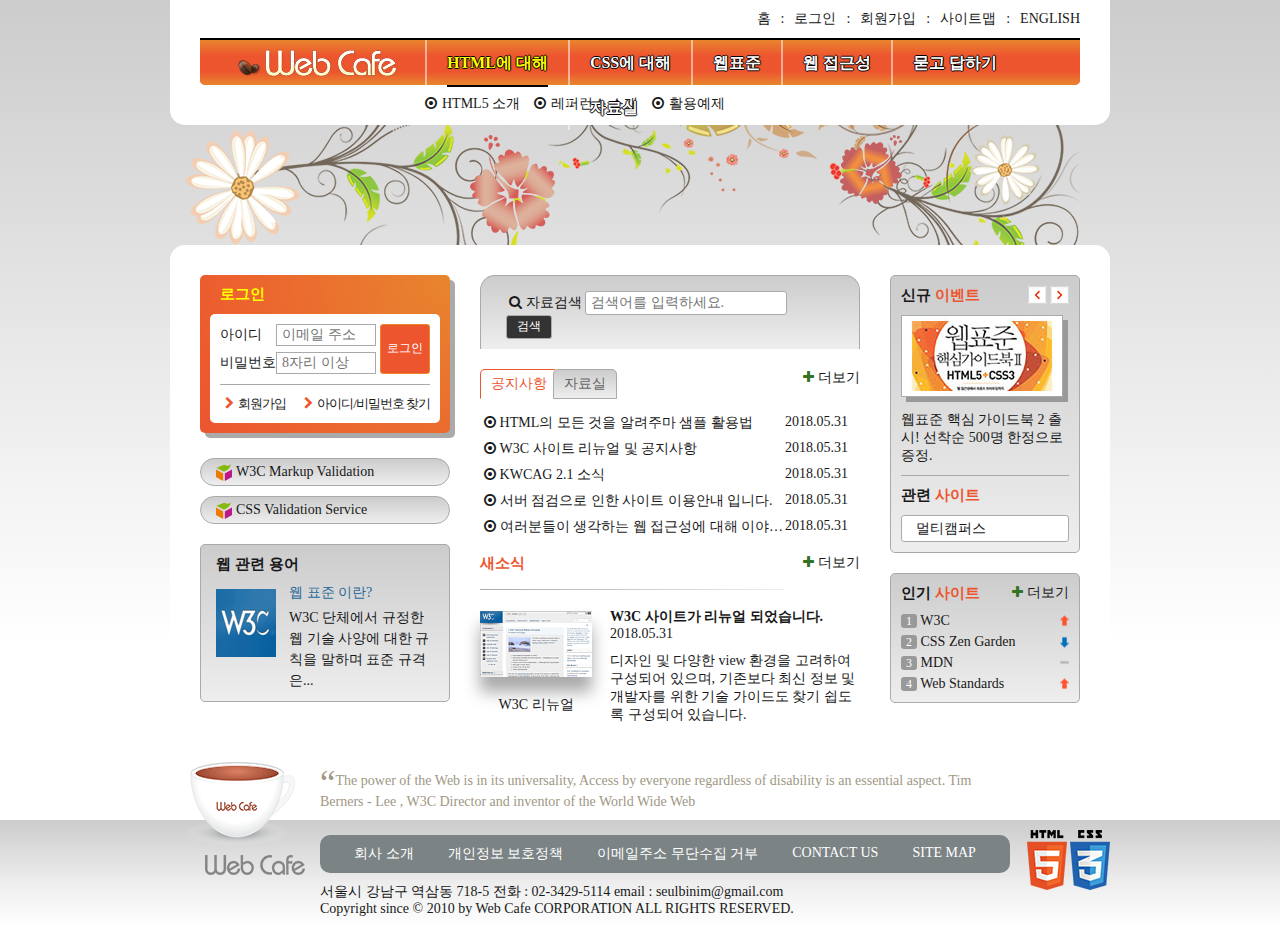
<file: exHTML5/index.html>
<!DOCTYPE html>
<html lang="ko-KR">
  <head>
    <meta charset="UTF-8">
    <title>웹카페</title>
    <link rel="shortcut icon" href="images/common/webcafe.ico" type="image/x-icon">
    <link rel="stylesheet" href="css/style.css">
    <script src="js/jquery.min.js" defer></script>
    <script src="js/menu-tab.js" defer></script>
  </head>
  <body>
    <div class="wrapper">
      <header class="header">
        <h1 class="logo">
          <a href="#">
            <img src="images/logo.png" alt="Web Cafe">
          </a>
        </h1>
        <ul class="member">
          <li><a href="#">홈</a></li>
          <li><a href="#">로그인</a></li>
          <li><a href="#">회원가입</a></li>
          <li><a href="#">사이트맵</a></li>
          <li><a href="#">english</a></li>
        </ul>
        <nav class="navigation">
            <h2 class="readable-hidden">메인 메뉴</h2>
            <ul class="menu">
              <li class="menu-item menu-act" tabindex="0">
                <span class="menu-item-text">HTML에 대해</span>
                <ul class="sub-menu sub-menu1">
                  <li>
                    <a href="#">HTML5 소개</a>
                  </li>
                  <li>
                    <a href="#">레퍼런스 소개</a>
                  </li>
                  <li>
                    <a href="#">활용예제</a>
                  </li>
                </ul>
              </li>
              <li class="menu-item" tabindex="0">
                <span class="menu-item-text">CSS에 대해</span>
                <ul class="sub-menu sub-menu2">
                  <li>
                    <a href="#">CSS 소개</a>
                  </li>
                  <li>
                    <a href="#">CSS2 VS CSS3</a>
                  </li>
                  <li>
                    <a href="#">CSS 애니메이션</a>
                  </li>
                  <li>
                    <a href="#">CSS Framework</a>
                  </li>
                </ul>
              </li>
              <li class="menu-item" tabindex="0">
                <span class="menu-item-text">웹표준</span>
                <ul class="sub-menu sub-menu3">
                  <li>
                    <a href="#">웹표준 이란?</a>
                  </li>
                  <li>
                    <a href="#">W3C</a>
                  </li>
                  <li>
                    <a href="#">HTML5의 현재와 미래</a>
                  </li>
                </ul>
              </li>
              <li class="menu-item" tabindex="0">
                <span class="menu-item-text">웹 접근성</span>
                <ul class="sub-menu sub-menu4">
                  <li>
                    <a href="#">웹 접근성의 개요</a>
                  </li>
                  <li>
                    <a href="#">장애 환경의 이해</a>s
                  </li>
                  <li>
                    <a href="#">장차법</a>
                  </li>
                  <li>
                    <a href="#">웹 접근성 품질마크</a>
                  </li>
                </ul>
              </li>
              <li class="menu-item" tabindex="0">
                <span class="menu-item-text">묻고 답하기</span>
                <ul class="sub-menu sub-menu5">
                  <li>
                    <a href="#">묻고 답하기</a>
                  </li>
                  <li>
                    <a href="#">FAQ</a>
                  </li>
                  <li>
                    <a href="#">1대1 질문</a>
                  </li>
                  <li>
                    <a href="#">웹표준</a>
                  </li>
                  <li>
                    <a href="#">웹 접근성</a>
                  </li>
                </ul>
              </li>
              <li class="menu-item" tabindex="0">
                <span class="menu-item-text">자료실</span>
                <ul class="sub-menu sub-menu6">
                  <li>
                    <a href="#">공개 자료실</a>
                  </li>
                  <li>
                    <a href="#">이미지 자료실</a>
                  </li>
                  <li>
                    <a href="#">웹표준 자료실</a>
                  </li>
                  <li>
                    <a href="#">웹 접근성 자료실</a>
                  </li>
                </ul>
              </li>
            </ul>
          </nav>
      </header>
      <div class="visual">
        <div class="visual-text">
          Web Standards &amp; Accessibility
        </div>
      </div>
      <main class="main">
        <div class="group group1">
          <section class="login">
            <h2 class="login-heading">로그인</h2>
            <form method="POST" action="https://formspree.io/seulbinim@gmail.com" class="login-form">
              <fieldset>
                <legend>회원 로그인 폼</legend>
                <p class="user-email">
                  <label for="user-email">아이디</label><input type="email" id="user-email" name="uid" required placeholder="이메일 주소">
                </p>
                <p class="user-pw">
                  <label for="user-pw">비밀번호</label><input type="password" id="user-pw" name="upw" required placeholder="8자리 이상">
                </p>
                <button type="submit" class="btn-login">로그인</button>
              </fieldset>
            </form>
            <ul class="sign">
              <li><a href="#" class="icon-right-open">회원가입</a></li>
              <li><a href="#" class="icon-right-open">아이디/비밀번호 찾기</a></li>
            </ul>
          </section>
          <h2 class="readable-hidden">유효성 검사 배너</h2>
          <ul class="validation-list">
            <li>
              <a href="https://validator.w3.org/" target="_blank" title="마크업 유효성 검사 사이트로 이동(새창)">
                W3C Markup Validation
              </a>
            </li>
            <li>
              <a href="https://jigsaw.w3.org/css-validator/" target="_blank" title="CSS 유효성 검사 사이트로 이동(새창)">
                CSS Validation Service
              </a>
            </li>
          </ul>
          <section class="term">
            <h2 class="term-heading">웹 관련 용어</h2>
            <dl class="term-list">             
              <div class="clearfix">
                <dt class="term-list-subject">웹 표준 이란?</dt>
                <dd class="term-list-thumbnail">
                  <img src="images/web_standards.gif" alt="W3C 로고">
                </dd>
                <dd class="term-list-brief">
                  W3C 단체에서 규정한 웹 기술 사양에 대한 규칙을 말하며 표준 규격은...
                </dd>
              </div>
            </dl>
          </section>
        </div>
        <div class="group group2">
          <h2 class="readable-hidden">검색</h2>
          <form method="POST" action="https://formspree.io/seulbinim@gmail.com" class="search-form">
            <fieldset>
              <legend>검색 폼</legend>
                              <label for="search" class="icon-search">자료검색</label>
                <input type="search" id="search" name="search"
                       placeholder="검색어를 입력하세요." required>
                <button type="submit" class="btn-search">검색</button>
              </fieldset>
          </form>
          <div class="board">
            <section class="notice tab-act">
              <h2 class="tab notice-heading" id="notice-heading">공지사항</h2>
              <ul class="notice-list">
                <li>
                  <a href="#">HTML의 모든 것을 알려주마 샘플 활용법</a>
                  <time datetime="2018-05-31T13:53:45">2018.05.31</time>
                </li>
                <li>
                  <a href="#">W3C 사이트 리뉴얼 및 공지사항</a>
                  <time datetime="2018-05-31T13:53:45">2018.05.31</time>
                </li>
                <li>
                  <a href="#">KWCAG 2.1 소식</a>
                  <time datetime="2018-05-31T13:53:45">2018.05.31</time>
                </li>
                <li>
                  <a href="#">서버 점검으로 인한 사이트 이용안내 입니다.</a>
                  <time datetime="2018-05-31T13:53:45">2018.05.31</time>
                </li>
                <li>
                  <a href="#">여러분들이 생각하는 웹 접근성에 대해 이야기를 나누어 봅시다.</a>
                  <time datetime="2018-05-31T13:53:45">2018.05.31</time>
                </li>
              </ul>
              <a href="#" class="icon-plus notice-more" title="공지사항" aria-labelledby="notice-heading">더보기</a>
            </section>
            <section class="pds">
              <h2 class="tab pds-heading" id="pds-heading">자료실</h2>
              <ul class="pds-list">
                <li>
                  <a href="#">디자인 사이트 링크 모음</a>
                  <time datetime="2018-05-31T13:53:45">2018.05.31</time>
                </li>
                <li>
                  <a href="#">웹 접근성 관련 자료 모음</a>
                  <time datetime="2018-05-31T13:53:45">2018.05.31</time>
                </li>
                <li>
                  <a href="#">예제 샘플 응용해보기</a>
                  <time datetime="2018-05-31T13:53:45">2018.05.31</time>
                </li>
                <li>
                  <a href="#">웹 접근성 향상을위한 국가 표준 기술 가이드라인</a>
                  <time datetime="2018-05-31T13:53:45">2018.05.31</time>
                </li>
                <li>
                  <a href="#">로얄티 프리 이미지 자료</a>
                  <time datetime="2018-05-31T13:53:45">2018.05.31</time>
                </li>
              </ul>
              <a href="#" class="icon-plus pds-more" title="자료실" aria-labelledby="pds-heading">더보기</a>
            </section>
          </div>
          <section class="news">
            <h2 class="news-heading">새소식</h2>
            <a href="#" class="news-link">
              <article class="news-item">
                <h3 class="news-item-heading">W3C 사이트가 리뉴얼 되었습니다.</h3>
                <time class="news-item-date" datetime="2018-05-31T16:19:23">2018.05.31</time>
                <p class="news-item-brief">
                  디자인 및 다양한 view 환경을 고려하여 구성되어 있으며, 
                  기존보다 최신 정보 및 개발자를 위한 기술 가이드도 
                  찾기 쉽도록 구성되어 있습니다.  
                </p>
                <figure class="news-item-thumbnail">
                  <img src="images/news.gif" alt="W3C 사이트가 HTML 발표 후 새롭게 리뉴얼 된 모습">
                  <figcaption>W3C 리뉴얼</figcaption>
                </figure>
              </article>
            </a>
            <a href="#" class="icon-plus news-more" title="새소식">더보기</a>
          </section>
        </div>
        <div class="group group3">
          <div class="event-related">
            <section class="event">
              <h2 class="event-heading">신규 <span>이벤트</span></h2>
              <div id="event-detail">
                <p class="event-thumbnail">
                  <img src="images/free_gift.gif" alt="이벤트 경품 : 웹표준 핵심 가이드북 2 HTML5+CSS3 도서 증정">
                </p>
                <p class="event-brief">
                    <em>웹표준 핵심 가이드북 2 출시!</em>
                    선착순 500명 한정으로 증정.
                </p>
              </div>
              <div class="btn-event">
                <button class="btn-event-prev">이전 이벤트 보기</button>
                <button class="btn-event-next">다음 이벤트 보기</button>
              </div>
            </section>
            <section class="related">
              <h2 class="related-heading">관련 <span>사이트</span></h2>
              <ul class="related-list" tabindex="0">
                <li><a href="#">멀티캠퍼스</a></li>
                <li><a href="#">W3C</a></li>
                <li><a href="#">CSS ZenGarden</a></li>
                <li><a href="#">웹접근성 연구소</a></li>
                <li><a href="#">Web Standards</a></li>
              </ul>
            </section>
          </div>
          <section class="favorite">
            <h2 class="favorite-heading">인기 <span>사이트</span></h2>
            <ol class="favorite-list">
              <li class="no1">
                <a href="#">W3C</a>
                <em class="up">상승</em>
              </li>
              <li class="no2">
                <a href="#">CSS Zen Garden</a>
                <em class="down">하락</em>
              </li>
              <li class="no3">
                <a href="#">MDN</a>
                <em class="stop">멈춤</em>
              </li>
              <li class="no4">
                <a href="#">Web Standards</a>
                <em class="up">상승</em>
              </li>
            </ol>
            <a href="#" class="icon-plus favorite-more" title="인기 사이트">더보기</a>
          </section>
        </div>
      </main>
      <article class="slogan">
        <h2 class="slogan-heading" title="웹카페에서 웹표준을">슬로건</h2>
        <p class="slogan-content">
          <q cite="http://w3.org/WAI">The power of the Web is in its universality, Access by everyone regardless of disability is an essential aspect.</q>
          Tim Berners - Lee , W3C Director and inventor of the World Wide Web
        </p>
        <footer class="readable-hidden">
          출처 : W3C, http://w3.org/WAI/
        </footer>
      </article>
      <div class="footer-bg">
        <footer class="footer">
          <a href="#" class="footer-logo">
            <img src="images/footer_logo.png" alt="web cafe">
          </a>
          <ul class="guide-list">
            <li><a href="#">회사 소개</a></li>
            <li><a href="#">개인정보 보호정책</a></li>
            <li><a href="#">이메일주소 무단수집 거부</a></li>
            <li><a href="#">contact us</a></li>
            <li><a href="#">site map</a></li>
          </ul>
          <address class="address">
            <span>서울시 강남구 역삼동 718-5</span>
            <span>전화 : 02-3429-5114</span>
            <span>email : <a href="mailto:seulbinim@gmail.com">seulbinim@gmail.com</a></span>
          </address>
          <small class="copyright">
            Copyright since &copy; 2010 by Web Cafe CORPORATION ALL RIGHTS RESERVED.
          </small>
          <div class="badge">
            <img src="images/html5_logo.png" alt="최신 표준인 HTML5를 사용하여 마크업 했습니다.">
            <img src="images/css3_logo.png" alt="최신 기술인 CSS3를 활용하여 디자인 했습니다.">
          </div>
        </footer>
      </div>
    </div>
  </body>
</html>
</file>
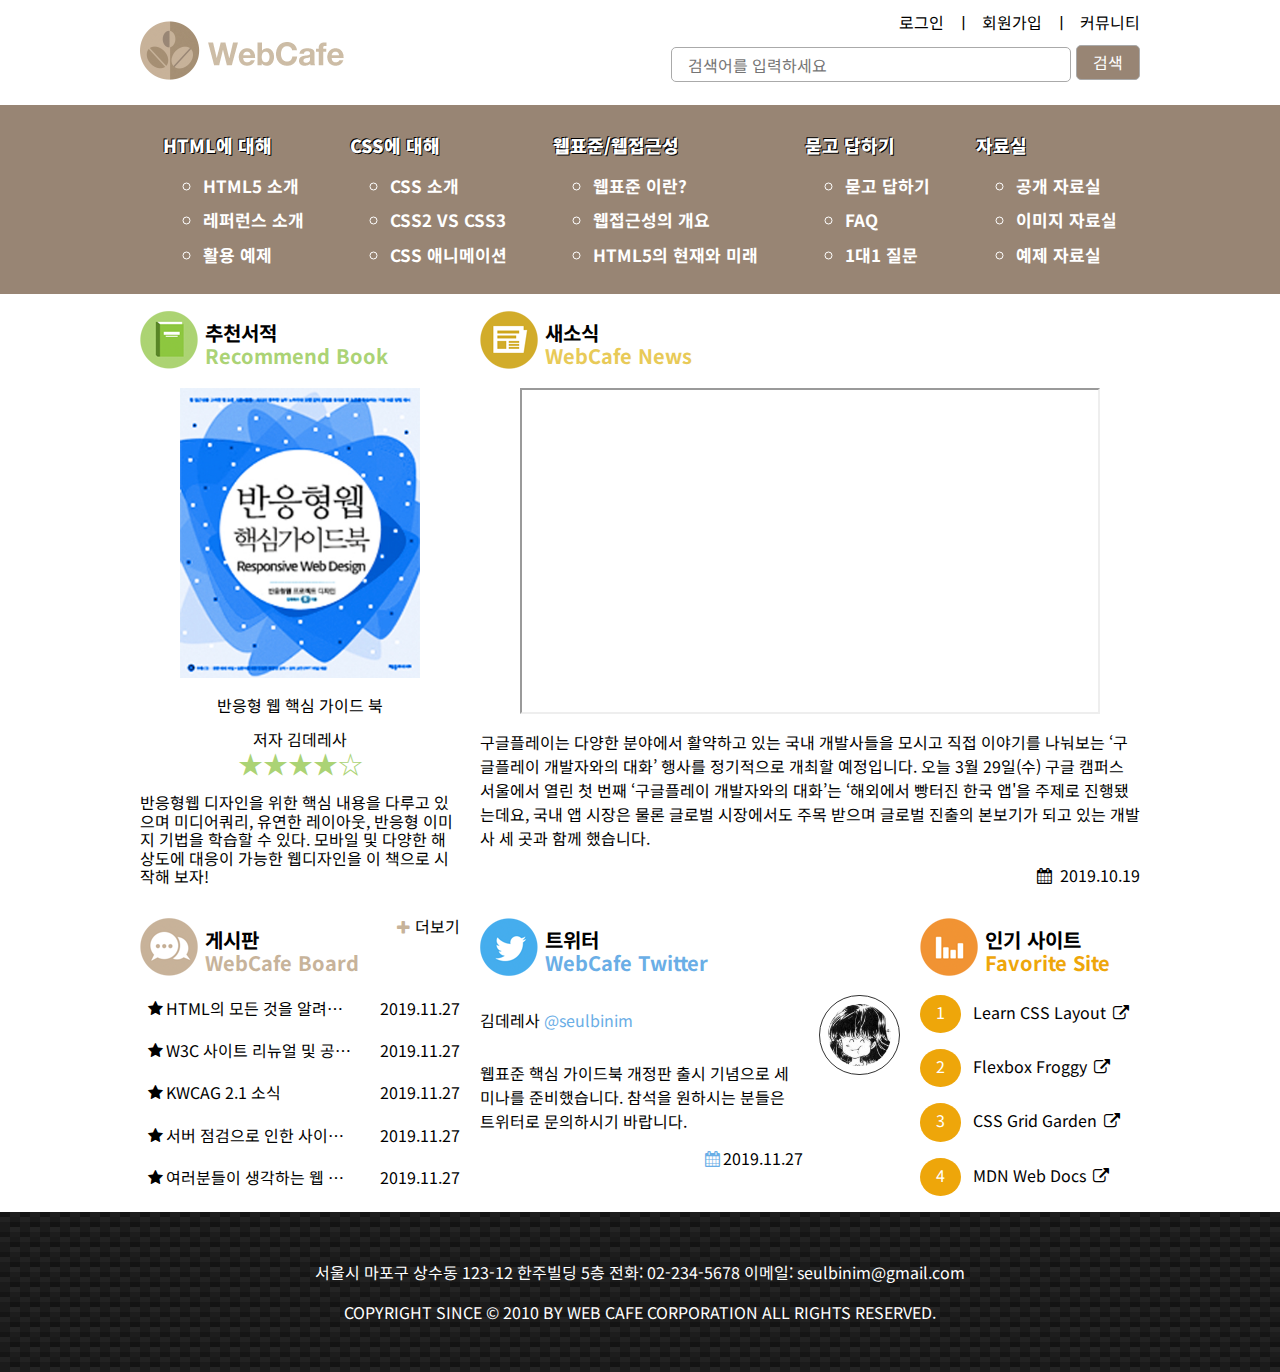
<file: exRWD/index.html>
<!DOCTYPE html>
<html lang="ko-KR">
  <head>
    <meta charset="UTF-8" />
    <meta name="viewport" content="width=device-width, initial-scale=1.0" />
    <!-- 위 태그는 반드시 사용 -->
    <meta http-equiv="X-UA-Compatible" content="ie=edge" />
    <title>웹카페-RWD</title>
    <link rel="stylesheet" href="./css/style.css" />
    <link
      rel="stylesheet"
      href="./css/style/small.css"
      media="screen and (max-width:999px)"
    />
    <link
      rel="stylesheet"
      href="./css/style/large.css"
      media="screen and
    (min-width:1000px)"
    />

    <!-- <link
      rel="stylesheet"
      href="./css/style/small-legacy.css"
      media="screen and (max-width:999px)"
    />
    <link
      rel="stylesheet"
      href="./css/style/large-legacy.css"
      media="screen and
    (min-width:1000px)"
    /> -->
    <script src="./js/main.js" defer></script>
  </head>
  <body>
    <div class="container">
      <header class="appHeader">
        <h1 class="brand">
          <a href="#">
            <img class="responsive" src="images/rwd-logo.png" alt="웹카페"
          /></a>
        </h1>
        <ul class="memberOnly resetList">
          <li><a href="#">로그인</a></li>
          <li><span aria-hidden="true"></span>ㅣ<a href="#">회원가입</a></li>
          <li><span aria-hidden="true"></span>ㅣ<a href="#">커뮤니티</a></li>
        </ul>

        <form
          action="https://formspree.io/xyyzgpvy"
          method="POST"
          class="searchForm"
        >
          <fieldset class="resetBox">
            <legend>검색 폼</legend>
            <label for="search" class="a11yHidden">검색어</label>
            <input
              type="search"
              id="search"
              name="search"
              required
              placeholder="검색어를 입력하세요"
            /><button type="submit" class="button buttonSearch">검색</button>
          </fieldset>
        </form>
      </header>
      <nav class="appNavigation menu">
        <h2 class="a11yHidden">메인 메뉴</h2>
        <button
          type="button"
          class="buttonNone buttonBurger"
          aria-label="메뉴 열기"
        >
          <span class="burgerBar round positionTop"></span>
          <span class="burgerBar round positionMiddle"></span>
          <span class="burgerBar round positionBottom"></span>
        </button>
        <ul class="menu__list resetList">
          <li class="menu__item">
            <a href="#" class="menu__link">HTML에 대해</a>
            <ul class="menu__subMenu">
              <li><a href="#">HTML5 소개</a></li>
              <li><a href="#">레퍼런스 소개</a></li>
              <li><a href="#">활용 예제</a></li>
            </ul>
          </li>
          <li class="menu__item">
            <a href="#" class="menu__link">CSS에 대해</a>
            <ul class="menu__subMenu">
              <li><a href="#">CSS 소개</a></li>
              <li><a href="#">CSS2 VS CSS3</a></li>
              <li><a href="#">CSS 애니메이션</a></li>
            </ul>
          </li>
          <li class="menu__item">
            <a href="#" class="menu__link">웹표준/웹접근성</a>
            <ul class="menu__subMenu">
              <li><a href="#">웹표준 이란?</a></li>
              <li><a href="#">웹접근성의 개요</a></li>
              <li><a href="#">HTML5의 현재와 미래</a></li>
            </ul>
          </li>
          <li class="menu__item">
            <a href="#" class="menu__link">묻고 답하기</a>
            <ul class="menu__subMenu">
              <li><a href="#">묻고 답하기</a></li>
              <li><a href="#">FAQ</a></li>
              <li><a href="#">1대1 질문</a></li>
            </ul>
          </li>
          <li class="menu__item">
            <a href="#" class="menu__link">자료실</a>
            <ul class="menu__subMenu">
              <li><a href="#">공개 자료실</a></li>
              <li><a href="#">이미지 자료실</a></li>
              <li><a href="#">예제 자료실</a></li>
            </ul>
          </li>
        </ul>
      </nav>
      <main class="appMain">
        <section class="book">
          <h2 class="book__title sprite spriteBook">
            추천서적<span class="book__enTitle themeGreen">Recommend Book</span>
          </h2>
          <figure class="book__cover">
            <img
              src="./images/book_rwd.jpg"
              alt=""
              class="responsive"
              aria-labelledby=""
              book__coverCaption
            />
            <figcaption class=" book__coverCaption" id="book__coverCaption">
              반응형 웹 핵심 가이드 북
            </figcaption>
          </figure>
          <dl class="book__info">
            <dt>저자</dt>
            <dd>김데레사</dd>
            <dt class="a11yHidden">평점</dt>
            <dd class="themeGreen" aria-label="5점 만점에 4점">
              <span aria-hidden="true">★★★★☆</span>
            </dd>
          </dl>
          <p class="book__smmary">
            반응형웹 디자인을 위한 핵심 내용을 다루고 있으며 미디어쿼리, 유연한
            레이아웃, 반응형 이미지 기법을 학습할 수 있다. 모바일 및 다양한
            해상도에 대응이 가능한 웹디자인을 이 책으로 시작해 보자!
          </p>
        </section>
        <section class="news">
          <h2 class="news__title sprite spriteNews">
            새소식
            <span class="news__enTitle themeYellow">WebCafe News</span>
          </h2>
          <figure class="news__videoContainer">
            <!-- <video
                  class="news__video responsive"
                  poster="media/poster.jpg"
                  controls
                >
                  <source src="media/stories.mp4" type="video/mp4" />
                  <track
                    src="media/stories-en.vtt"
                    kind="captions"
                    srclang="en"
                    label="English Caption"
                  />
                </video> -->
            <div class="iframeContainer iframe16To9">
              <iframe
                src="https://www.youtube.com/embed/2KtFPjSp3og"
                allowfullscreen
              >
              </iframe>
            </div>
            <figcaption class="a11yHidden">구글 개발자 이야기</figcaption>
          </figure>
          <p class="news__summary">
            구글플레이는 다양한 분야에서 활약하고 있는 국내 개발사들을 모시고
            직접 이야기를 나눠보는 ‘구글플레이 개발자와의 대화’ 행사를
            정기적으로 개최할 예정입니다. 오늘 3월 29일(수) 구글 캠퍼스 서울에서
            열린 첫 번째 ‘구글플레이 개발자와의 대화’는 ‘해외에서 빵터진 한국
            앱'을 주제로 진행됐는데요, 국내 앱 시장은 물론 글로벌 시장에서도
            주목 받으며 글로벌 진출의 본보기가 되고 있는 개발사 세 곳과 함께
            했습니다.
          </p>
          <time class="news__date icon-calendar" datetime="2019-10-19T14:03:23">
            2019.10.19
          </time>
        </section>

        <section class="board">
          <h2 class="board__title sprite spriteBoard">
            게시판<span class="board__enTitle themeBrown">WebCafe Board</span>
          </h2>
          <ul class="board__list">
            <li class="">
              <a href="#">HTML의 모든 것을 알려주마 샘플 활용법</a>
              <time datetime="2019-11-27T11:44:30">2019.11.27</time>
            </li>
            <li class="">
              <a href="#">W3C 사이트 리뉴얼 및 공지사항</a>
              <time datetime="2019-11-27T11:44:30">2019.11.27</time>
            </li>
            <li class="">
              <a href="#">KWCAG 2.1 소식</a>
              <time datetime="2019-11-27T11:44:30">2019.11.27</time>
            </li>
            <li class="">
              <a href="#">서버 점검으로 인한 사이트 이용안내 입니다.</a>
              <time datetime="2019-11-27T11:44:30">2019.11.27</time>
            </li>
            <li class="">
              <a href="#"
                >여러분들이 생각하는 웹 접근성에 대해 이야기를 나누어 봅시다.</a
              >
              <time datetime="2019-11-27T11:44:30">2019.11.27</time>
            </li>
          </ul>
          <a href="/" title="게시판" class="board__more"
            ><span class="icon-plus themeBrown"></span>더보기</a
          >
        </section>
        <section class="favorite">
          <h2 class="favorite__title sprite spriteFavorite">
            인기 사이트<span class="favorite__enTitle themeOrange"
              >Favorite Site</span
            >
          </h2>
          <ol class="favorite__list">
            <li>
              <a
                href="http://ko.learnlayout.com/"
                target="_blank"
                data-tooltip="새창으로 열립니다."
              >
                Learn CSS Layout
                <span class="icon-link-ext" aria-hidden="true"></span>
              </a>
            </li>
            <li>
              <a
                href="http://flexboxfroggy.com/#ko"
                target="_blank"
                data-tooltip="새창으로 열립니다."
              >
                Flexbox Froggy
                <span class="icon-link-ext" aria-hidden="true"></span>
              </a>
            </li>
            <li>
              <a
                href="http://cssgridgarden.com/#ko"
                target="_blank"
                data-tooltip="새창으로 열립니다."
              >
                CSS Grid Garden
                <span class="icon-link-ext" aria-hidden="true"></span>
              </a>
            </li>
            <li>
              <a
                href="https://developer.mozilla.org/ko/"
                target="_blank"
                data-tooltip="새창으로 열립니다."
              >
                MDN Web Docs
                <span class="icon-link-ext" aria-hidden="true"></span>
              </a>
            </li>
          </ol>
        </section>
        <article class="twitter">
          <h2 class="twitter__title sprite spriteTwitter">
            트위터<span class="twitter__enTitle themeSkyblue"
              >WebCafe Twitter</span
            >
          </h2>
          <div class="twitter__container">
            <dl class="twitter__userInfo">
              <dt class="a11yHidden">사용자 이름</dt>
              <dd class="twitter__userName">김데레사</dd>
              <dt class="a11yHidden">사용자 ID</dt>
              <dd class="twitter__userId themeSkyblue">
                <a href="/" target="_blank" title="트위터 계정으로 이동"
                  >@seulbinim</a
                >
              </dd>
            </dl>
            <figure class="twitter__userProfile">
              <img
                src="./images/seulbinim.jpg"
                alt=""
                class="responsive circlePhoto"
              />
            </figure>
            <p class="twitter__summary">
              웹표준 핵심 가이드북 개정판 출시 기념으로 세미나를 준비했습니다.
              참석을 원하시는 분들은 트위터로 문의하시기 바랍니다.
            </p>
            <time class="twitter__date" datetime="2019-11-27T15:03:25">
              <span class="icon-calendar themeSkyblue"></span>2019.11.27
            </time>
          </div>
        </article>
      </main>
      <footer class="appFooter">
        <address class="address">
          <span>서울시 마포구 상수동 123-12 한주빌딩 5층</span>
          <span
            >전화:
            <a class="address__telephone" href="tel:022345678"
              >02-234-5678</a
            ></span
          >
          <span
            >이메일:
            <a
              class="address__link"
              href="mailto:seulbinim@gmail.com?subject=문의사항"
              >seulbinim@gmail.com</a
            ></span
          >
        </address>
        <small class="copyright">
          Copyright since &copy; 2010 by Web Cafe CORPORATION ALL RIGHTS
          RESERVED.
        </small>
      </footer>
    </div>
  </body>
</html>
</file>
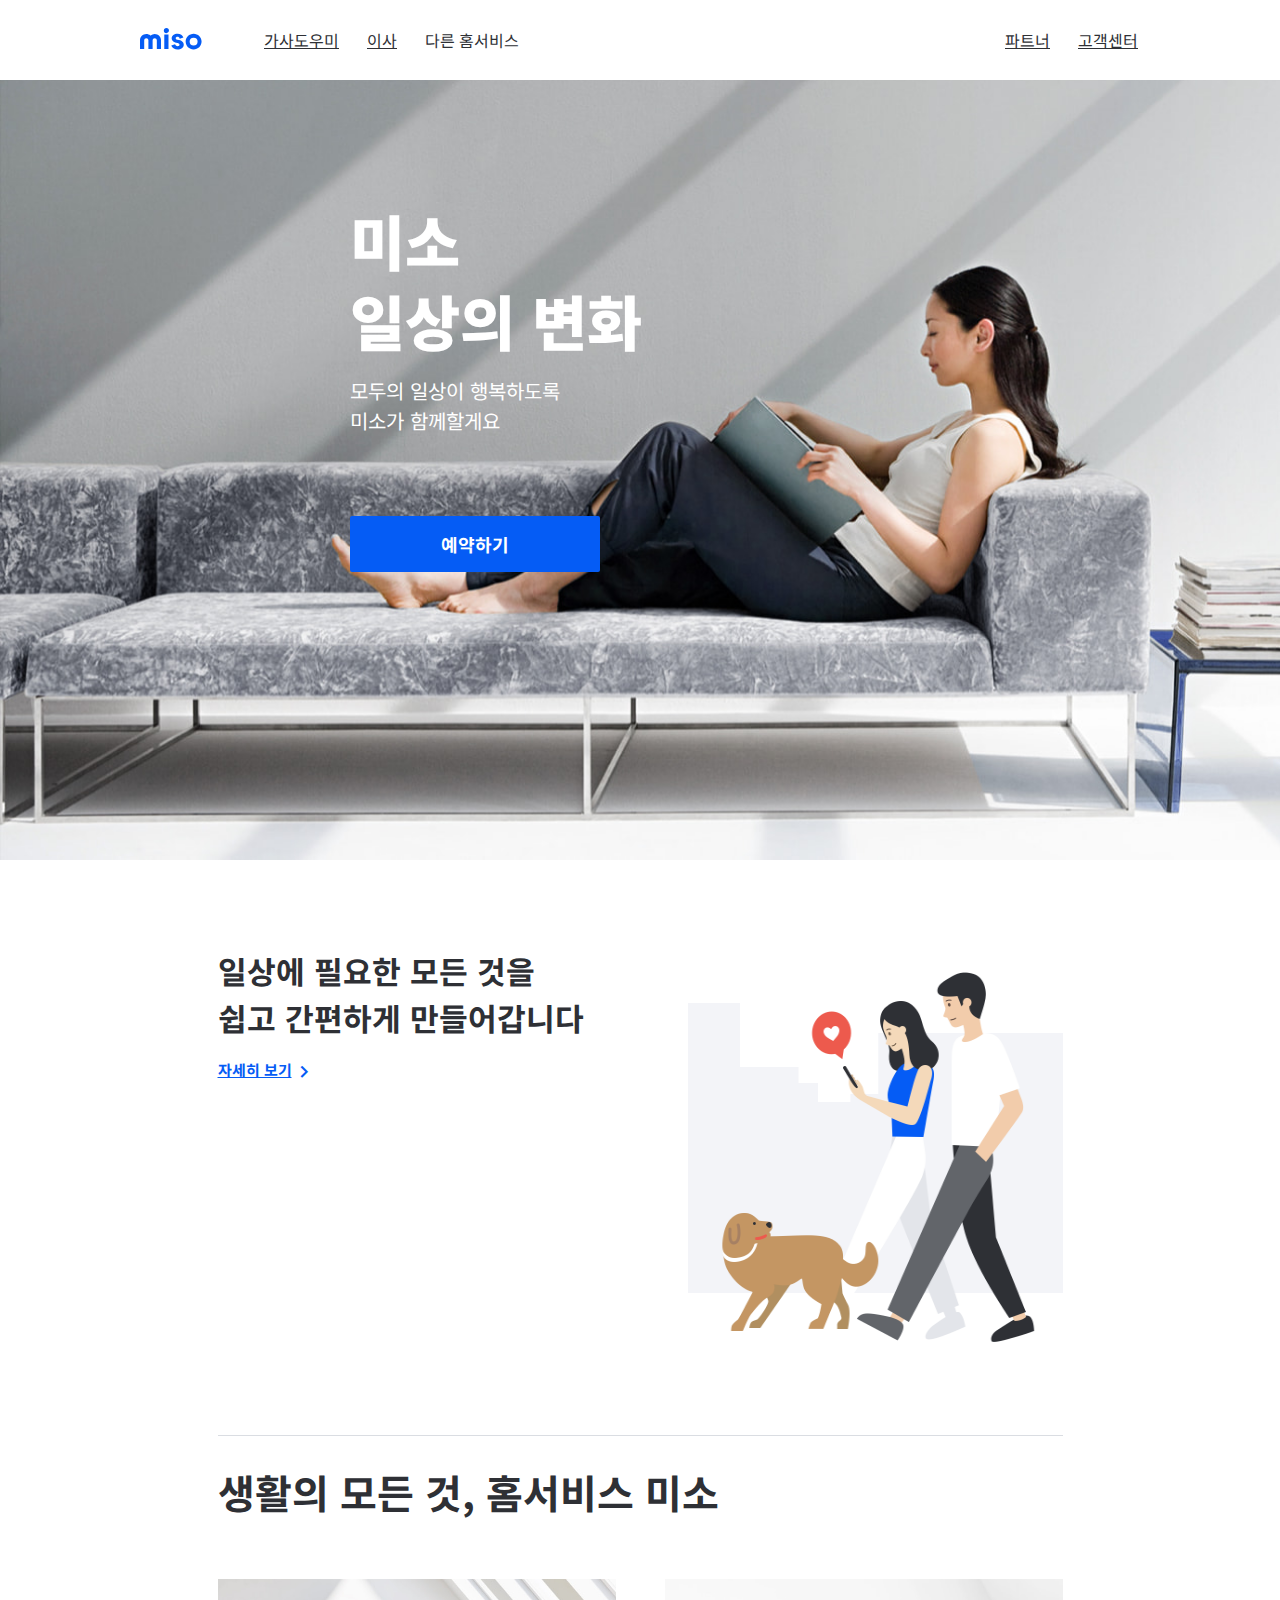
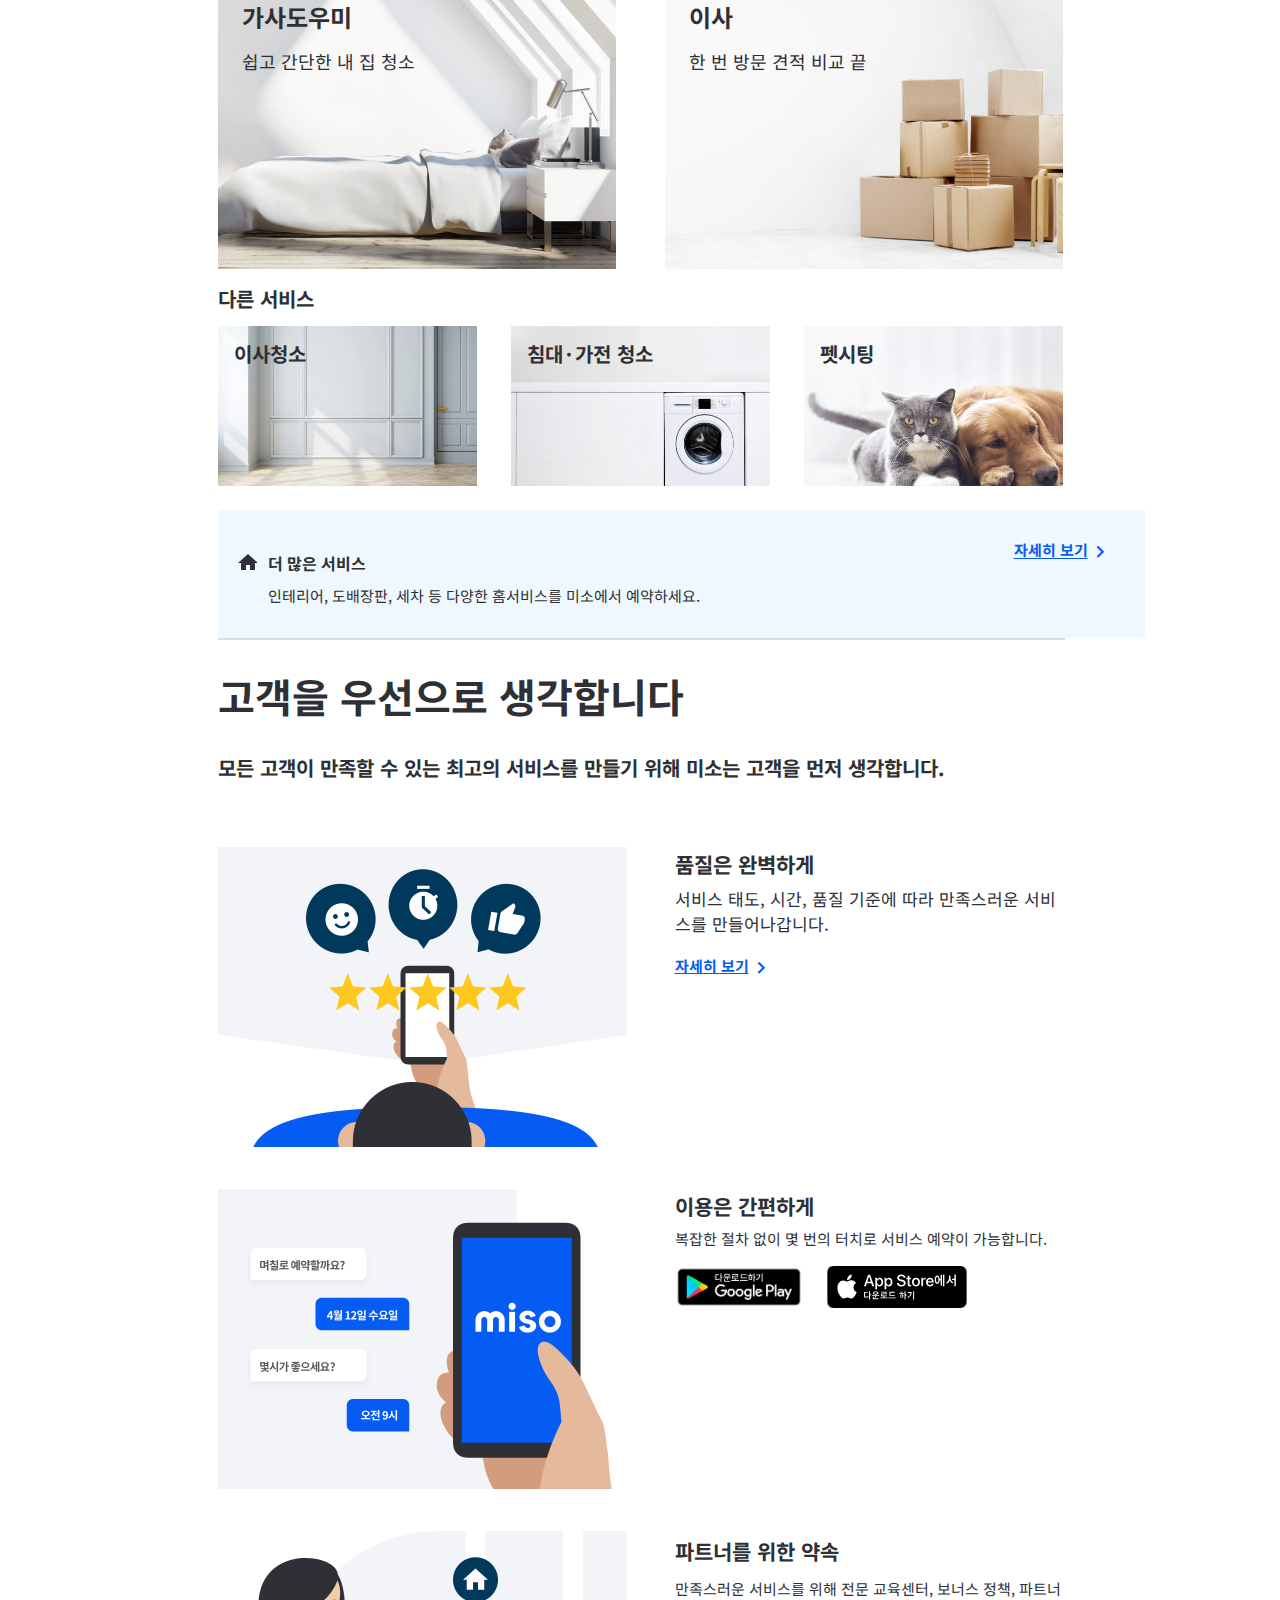
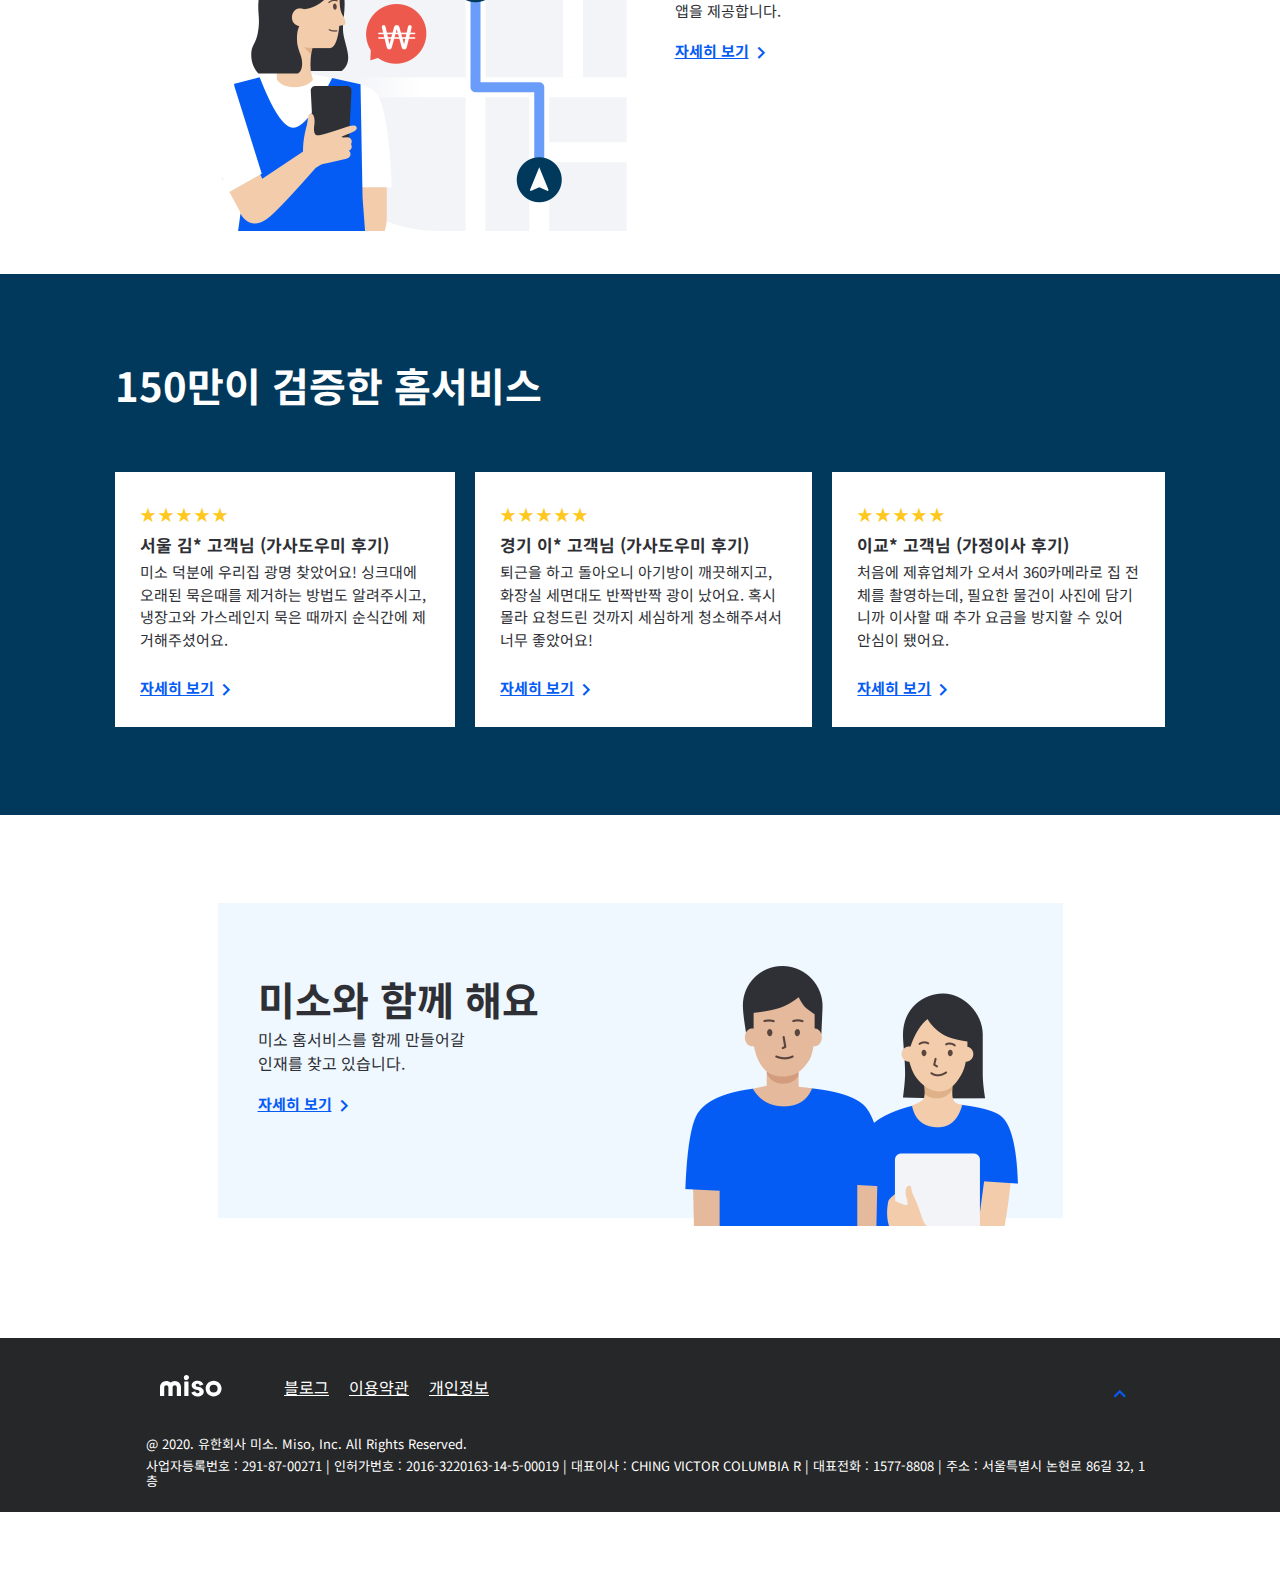
<file: html-project/index.html>
<!DOCTYPE html>
<html lang="ko-KR">
  <head>
    <meta charset="UTF-8" />
    <meta name="viewport" content="width=device-width, initial-scale=1.0" />
    <meta http-equiv="X-UA-Compatible" content="ie=edge" />
    <link
      href="https://fonts.googleapis.com/css?family=Noto+Sans+KR:300,400,500,700,900&display=swap&subset=korean"
      rel="stylesheet"
    />
    <link
      rel="stylesheet"
      href="https://fonts.googleapis.com/icon?family=Material+Icons"
    />
    <link rel="stylesheet" href="./index.css" />
    <link rel="icon" href="./icons/favicon.ico" sizes="16x16" />
    <title>미소</title>
  </head>
  <body>
    <div class="navigation">
      <div class="navigation-inner">
        <div class="logo-area">
          <svg
            xmlns="http://www.w3.org/2000/svg"
            width="62"
            height="22"
            viewBox="0 0 62 22"
          >
            <path
              fill="#055cf5"
              fill-rule="evenodd"
              d="M37.541 5.648c2.782 0 5.212 1.564 5.778 3.719l.026.094-3.594 1.23-.077-.208-.041-.108c-.357-.949-1.12-1.498-2.094-1.505-1.076 0-1.871.622-1.871 1.447 0 .612.427 1.096 1.172 1.369.225.082.48.146.761.187 1.987.26 3.52.797 4.563 1.595.117.09.227.184.332.28.844.776 1.272 1.753 1.272 2.911 0 2.72-2.805 4.93-6.254 4.93-2.64 0-4.978-1.311-5.876-3.24a7.087 7.087 0 0 1-.307-.784l3.67-1.254.183.266c.683.923 1.299 1.628 2.493 1.643h.035c.513 0 .98-.166 1.316-.466a1.43 1.43 0 0 0 .495-1.102c-.01-.531-.453-1.138-1.387-1.413-.2-.06-.421-.104-.667-.128-1.616-.162-3.083-.71-4.13-1.543-.2-.158-.38-.325-.546-.5-.753-.793-1.148-1.739-1.148-2.77 0-2.564 2.645-4.65 5.896-4.65zm16.074-.005c4.393 0 7.967 3.573 7.967 7.966 0 4.392-3.574 7.966-7.967 7.966-4.392 0-7.966-3.574-7.966-7.966 0-4.393 3.574-7.966 7.966-7.966zm-38.896.376c3.48 0 6.31 2.83 6.31 6.31v8.56h-4.21v-8.56c0-1.139-.962-2.1-2.1-2.1-1.137 0-2.1.96-2.1 2.099v8.562H8.41v-8.562c0-1.138-.961-2.1-2.1-2.1-1.138 0-2.1.962-2.1 2.1v8.562H0v-8.562c0-3.479 2.83-6.31 6.31-6.31 1.499 0 2.955.542 4.1 1.525l.104.09.105-.09a6.302 6.302 0 0 1 4.1-1.524zm13.774.538v14.332h-4.21V6.557h4.21zm25.122 3.07a3.986 3.986 0 0 0-3.98 3.982 3.986 3.986 0 0 0 3.98 3.982 3.986 3.986 0 0 0 3.982-3.982 3.986 3.986 0 0 0-3.982-3.981zM26.388 0a2.574 2.574 0 0 1 2.565 2.576c0 1.42-1.15 2.576-2.565 2.576a2.573 2.573 0 0 1-2.565-2.576c0-1.42 1.15-2.576 2.565-2.576z"
            ></path>
          </svg>
        </div>
        <div class="menu-area">
          <div class="menu-left menu-style">
            <div class="menu-item">
              <a href="https://miso.kr/homeclean">가사도우미</a>
            </div>
            <div class="menu-item">
              <a href="https://miso.kr/moving">이사</a>
            </div>
            <div class="menu-item">
              다른 홈서비스
            </div>
          </div>
          <div class="menu-right menu-style">
            <div class="menu-item">
              <a href="https://miso.kr/join">파트너</a>
            </div>
            <div class="menu-item">
              <a href="https://miso.kr/faq">고객센터</a>
            </div>
          </div>
        </div>
      </div>
    </div>

    <div class="cover">
      <div class="main-visual-box">
        <div class="main-bg-heading">미소<br />일상의 변화</div>
        <div class="main-bg-subheading">
          모두의 일상이 행복하도록<br />미소가 함께할게요
        </div>
        <button class="main-bg-button">예약하기</button>
      </div>
    </div>

    <div class="container first-content">
      <div class="first-content-head">
        <div class="first-content-heading">
          일상에 필요한 모든 것을<br />
          쉽고 간편하게 만들어갑니다
        </div>
        <a class="first content-more" href="#">
          자세히 보기<i class="material-icons">
            keyboard_arrow_right
          </i>
        </a>
      </div>
      <div class="first-content-picture">
        <img src="image/main-2@2x.png" alt="" />
      </div>
    </div>

    <section class="container second-content">
      <h2 class="second-top-heading">생활의 모든 것, 홈서비스 미소</h2>
      <article class="second-picture-top">
        <div class="helper-section">
          <img
            src="image/main-3-1-desktop@2x.jpg"
            alt="가사 도우미 페이지로 이동"
          />
          <div class="head helper-heading">가사도우미</div>
          <div class="description helper-house">쉽고 간단한 내 집 청소</div>
        </div>
        <div class="move-section">
          <img src="image/main-3-2-desktop@2x.jpg" alt="이사 페이지로 이동" />
          <div class="head move-heading">이사</div>
          <div class="description move-house">한 번 방문 견적 비교 끝</div>
        </div>
      </article>
      <h3 class="second-bottom-heading">다른 서비스</h3>
      <article class="second-picture-bottom">
        <div class="clean-section">
          <div class="clean-image-wrapper">
            <img
              src="image/main-3-3-desktop@2x.jpg"
              alt="이사 청소 페이지로 이동"
            />
            <div class="image-text">이사청소</div>
          </div>
          <div class="clean-image-wrapper">
            <img
              src="image/main-3-4-desktop@2x.jpg"
              alt="침대가전 청소 페이지로 이동"
            />
            <div class="image-text">침대&middot가전 청소</div>
          </div>
          <div class="clean-image-wrapper">
            <img
              src="image/main-3-5-desktop@2x.jpg"
              alt="펫시팅 페이지로 이동"
            />
            <div class="image-text">펫시팅</div>
          </div>
        </div>
      </article>
      <section class="service-more">
        <div class="service-more-wrapper">
          <div>
            <h2 class="service-heading">
              더 많은 서비스
            </h2>

            <div class="service-description">
              인테리어, 도배장판, 세차 등 다양한 홈서비스를 미소에서 예약하세요.
            </div>
          </div>

          <div class="second">
            <a href="#" class="content-more">
              자세히 보기<i class="material-icons">
                keyboard_arrow_right
              </i>
            </a>
          </div>
        </div>
      </section>

      <div class="second-content-border"></div>
    </section>

    <section class="container third-content">
      <h2 class="customer-heading">고객을 우선으로 생각합니다</h2>
      <h3 class="customer-subheading">
        모든 고객이 만족할 수 있는 최고의 서비스를 만들기 위해 미소는 고객을
        먼저 생각합니다.
      </h3>
      <div class="customer-section">
        <div class="customer-image">
          <img src="image/main-4-1@2x.png" alt="" />
        </div>
        <div class="customer-description">
          <div class="bold-description">품질은 완벽하게</div>
          <div class="normal-description">
            서비스 태도, 시간, 품질 기준에 따라 만족스러운 서비스를
            만들어나갑니다.
          </div>
          <a class="first content-more" href="#">
            자세히 보기<i class="material-icons">
              keyboard_arrow_right
            </i>
          </a>
        </div>
      </div>
      <div class="download-section">
        <div class="app-image">
          <img src="image/main-4-2@2x.png" alt="" />
        </div>
        <div class="use-description">
          <div class="bold-description">이용은 간편하게</div>
          <div class="app-description">
            복잡한 절차 없이 몇 번의 터치로 서비스 예약이 가능합니다.
          </div>
          <div class="app-download">
            <img src="image/google-play-badge.png" alt="" />
            <img src="image/apple-store-badge.svg" alt="" />
          </div>
        </div>
      </div>
      <div class="partner-section">
        <div class="partner-image">
          <img src="image/main-4-3@2x.png" alt="" />
        </div>
        <div class="partner-description">
          <div class="bold-description">파트너를 위한 약속</div>
          <div class="partner-description">
            만족스러운 서비스를 위해 전문 교육센터, 보너스 정책, 파트너 앱을
            제공합니다.
          </div>
          <a class="first content-more" href="#">
            자세히 보기<i class="material-icons">
              keyboard_arrow_right
            </i>
          </a>
        </div>
      </div>
    </section>
    <section class="home-service">
      <div class="home-service-wrapper">
        <h2 class="home-service-heading">150만이 검증한 홈서비스</h2>
        <article class="home-service-box">
          <div class="home-service-content">
            <div class="star">★ ★ ★ ★ ★</div>
            <div class="name">서울 김* 고객님 (가사도우미 후기)</div>
            <div class="voc">
              미소 덕분에 우리집 광명 찾았어요! 싱크대에 오래된 묵은때를
              제거하는 방법도 알려주시고, 냉장고와 가스레인지 묵은 때까지
              순식간에 제거해주셨어요.
            </div>
            <a class="first content-more" href="#">
              자세히 보기<i class="material-icons">
                keyboard_arrow_right
              </i>
            </a>
          </div>
          <div class="home-service-content margin-content">
            <div class="star">★ ★ ★ ★ ★</div>
            <div class="name">경기 이* 고객님 (가사도우미 후기)</div>
            <div class="voc">
              퇴근을 하고 돌아오니 아기방이 깨끗해지고, 화장실 세면대도 반짝반짝
              광이 났어요. 혹시 몰라 요청드린 것까지 세심하게 청소해주셔서 너무
              좋았어요!
            </div>
            <a class="first content-more" href="#">
              자세히 보기<i class="material-icons">
                keyboard_arrow_right
              </i>
            </a>
          </div>
          <div class="home-service-content">
            <div class="star">★ ★ ★ ★ ★</div>
            <div class="name">이교* 고객님 (가정이사 후기)</div>
            <div class="voc">
              처음에 제휴업체가 오셔서 360카메라로 집 전체를 촬영하는데, 필요한
              물건이 사진에 담기니까 이사할 때 추가 요금을 방지할 수 있어 안심이
              됐어요.
            </div>
            <a class="first content-more" href="#">
              자세히 보기<i class="material-icons">
                keyboard_arrow_right
              </i>
            </a>
          </div>
        </article>
      </div>
    </section>
    <section class="container recruit">
      <div class="recruit-box">
        <h2 class="recruit-heading">미소와 함께 해요</h2>
        <div class="recruit-content-box">
          <p class="recruit-content">
            미소 홈서비스를 함께 만들어갈
          </p>
          <p class="recruit-content">인재를 찾고 있습니다.</p>
        </div>
        <div class="recruit-image">
          <img src="image/hiring@2x.png" alt="" />
        </div>
        <a class="first content-more" href="#">
          자세히 보기<i class="material-icons">
            keyboard_arrow_right
          </i>
        </a>
      </div>
    </section>
    <section class="footer">
      <div class="footer-inner">
        <div class="footer-inner-top">
          <div class="logo-area-footer">
            <svg
              xmlns="http://www.w3.org/2000/svg"
              width="62"
              height="22"
              viewBox="0 0 62 22"
            >
              <path
                fill="#fff"
                fill-rule="evenodd"
                d="M37.541 5.648c2.782 0 5.212 1.564 5.778 3.719l.026.094-3.594 1.23-.077-.208-.041-.108c-.357-.949-1.12-1.498-2.094-1.505-1.076 0-1.871.622-1.871 1.447 0 .612.427 1.096 1.172 1.369.225.082.48.146.761.187 1.987.26 3.52.797 4.563 1.595.117.09.227.184.332.28.844.776 1.272 1.753 1.272 2.911 0 2.72-2.805 4.93-6.254 4.93-2.64 0-4.978-1.311-5.876-3.24a7.087 7.087 0 0 1-.307-.784l3.67-1.254.183.266c.683.923 1.299 1.628 2.493 1.643h.035c.513 0 .98-.166 1.316-.466a1.43 1.43 0 0 0 .495-1.102c-.01-.531-.453-1.138-1.387-1.413-.2-.06-.421-.104-.667-.128-1.616-.162-3.083-.71-4.13-1.543-.2-.158-.38-.325-.546-.5-.753-.793-1.148-1.739-1.148-2.77 0-2.564 2.645-4.65 5.896-4.65zm16.074-.005c4.393 0 7.967 3.573 7.967 7.966 0 4.392-3.574 7.966-7.967 7.966-4.392 0-7.966-3.574-7.966-7.966 0-4.393 3.574-7.966 7.966-7.966zm-38.896.376c3.48 0 6.31 2.83 6.31 6.31v8.56h-4.21v-8.56c0-1.139-.962-2.1-2.1-2.1-1.137 0-2.1.96-2.1 2.099v8.562H8.41v-8.562c0-1.138-.961-2.1-2.1-2.1-1.138 0-2.1.962-2.1 2.1v8.562H0v-8.562c0-3.479 2.83-6.31 6.31-6.31 1.499 0 2.955.542 4.1 1.525l.104.09.105-.09a6.302 6.302 0 0 1 4.1-1.524zm13.774.538v14.332h-4.21V6.557h4.21zm25.122 3.07a3.986 3.986 0 0 0-3.98 3.982 3.986 3.986 0 0 0 3.98 3.982 3.986 3.986 0 0 0 3.982-3.982 3.986 3.986 0 0 0-3.982-3.981zM26.388 0a2.574 2.574 0 0 1 2.565 2.576c0 1.42-1.15 2.576-2.565 2.576a2.573 2.573 0 0 1-2.565-2.576c0-1.42 1.15-2.576 2.565-2.576z"
              ></path>
            </svg>
          </div>
          <div class="footer-menu-item">
            <ul class="footer-item">
              <li><a href="#">블로그</a></li>
              <li><a href="#">이용약관</a></li>
              <li><a href="#">개인정보</a></li>
            </ul>
            <a class="footer-image" href="#">
              <i class="material-icons">
                keyboard_arrow_up
              </i>
            </a>
          </div>
        </div>
        <div class="footer-inner-bottom">
          <div class="adress">
            @ 2020. 유한회사 미소. Miso, Inc. All Rights Reserved.
          </div>
          <div class="adress-info">
            사업자등록번호 : 291-87-00271 | 인허가번호 : 2016-3220163-14-5-00019
            | 대표이사 : CHING VICTOR COLUMBIA R | 대표전화 : 1577-8808 | 주소 :
            서울특별시 논현로 86길 32, 1층
          </div>
        </div>
      </div>
    </section>
  </body>
</html>
</file>
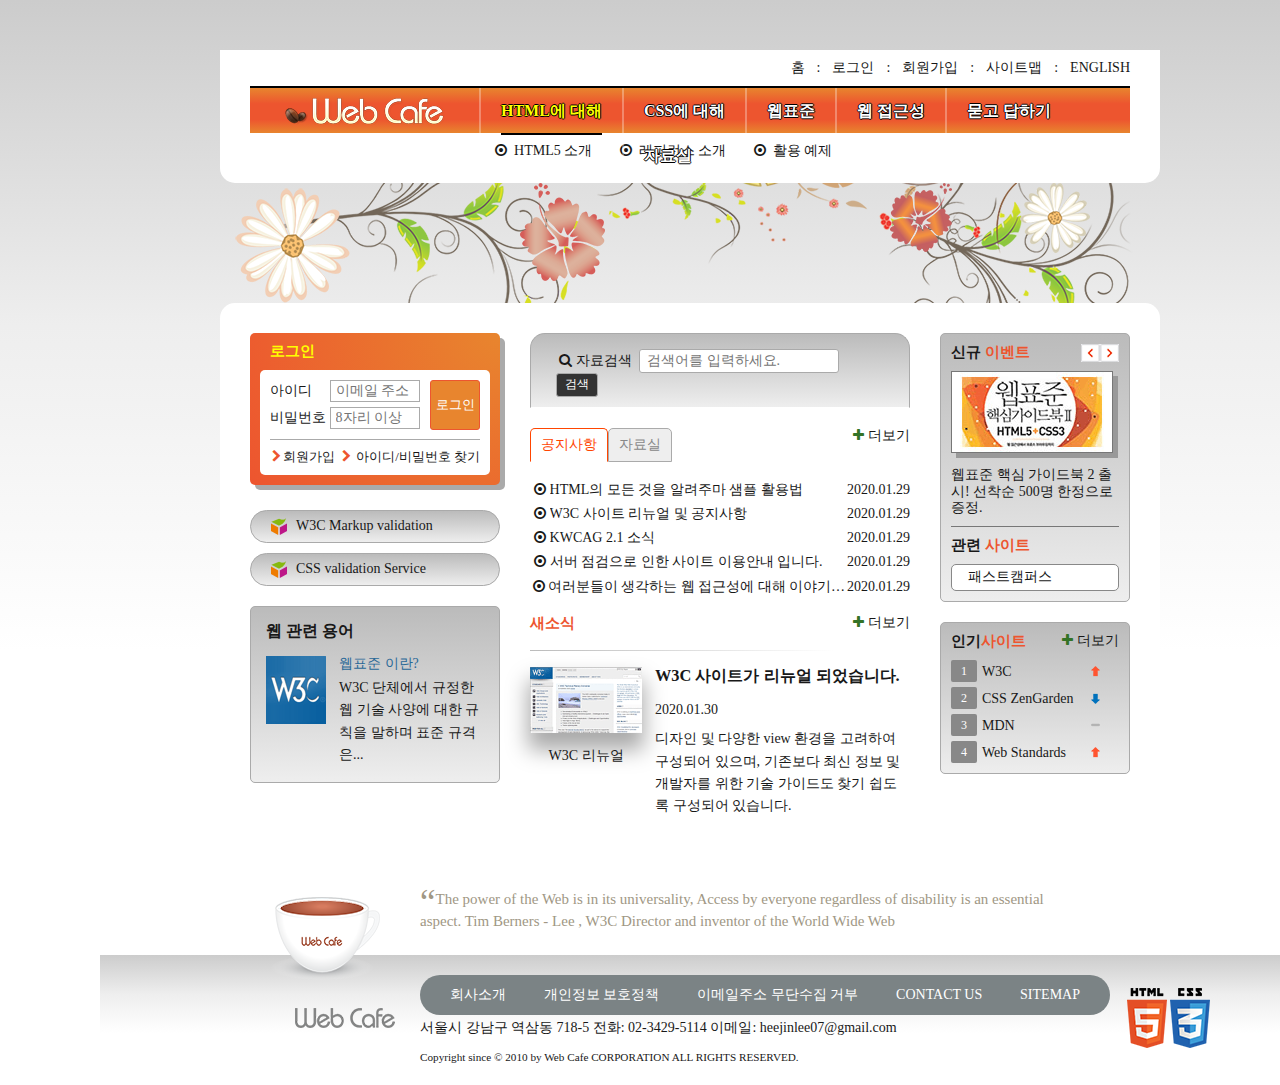
<file: exHTML5/main.html>
<!DOCTYPE html>
<html lang="ko-KR">
  <head>
    <meta charset="UTF-8" />
    <meta name="viewport" content="width=device-width, initial-scale=1.0" />
    <meta http-equiv="X-UA-Compatible" content="ie=edge" />
    <title>웹카페</title>
    <link rel="stylesheet" href="./css/main.css" />
    <script src="./js/jquery.min.js" defer></script>
    <script src="./js/main.js" defer></script>
    <script src="./js/tab.js" defer></script>
    <style>
   .board{
    
      padding-top: 0;
    }
 
      .board div ul,
      .board ul + a {
        display: none;
      }
      .section-act ul,
      .section-act ul + a {
        display: block !important;
      }
      .tab-list {
       
        margin: 0;
        padding-left: 0;
        list-style-type: none;
        display: flex;
        flex-flow: row nowrap;
        margin-bottom: 20px;
      }
      .tab-list [role="tab"] {
        background-color: #eee;
        border: 1px solid #aaa;
        border-radius: 5px 5px 0 0;
        padding: 8px 10px;
        color: #888;
        cursor: pointer;
      }
      .tab-list [aria-selected="true"] {
        background: #fff !important;
        border-color: orangered orangered white orangered !important;
        color: orangered !important;
      }
      
    </style>
  </head>

  <body>
    <div class="container">
      <header class="header">
        <h1 class="logo">
          <a href="./index.html">
            <img src="./images/logo.png" alt="Web Cafe" />
            <!-- 이미지가 장식용이면 ""null 값으로 빈 태그로 두어도 된다. 
              그렇지 않고 의미가 있다면 값을 준다. -->
          </a>
        </h1>
        <ul class="member">
            <li><a href="#">홈</a></li>
            <li><a href="#">로그인</a></li>
            <li><a href="#">회원가입</a></li>
            <li><a href="#">사이트맵</a></li>
            <li><a href="#">english</a></li>
          </ul>
        <nav class="navigation">
          <h2 class="a11y-hidden">메인 메뉴</h2>
          <ul class="menu">
            <li class="menu-item menu-act" tabindex="0">
              <span class="menu-button">
                HTML에 대해
              </span>
              <ul class="submenu">
                <li>
                  <a href="#" class="icon-dot-circled">
                    HTML5 소개
                  </a>
                </li>
                <li>
                  <a href="#" class="icon-dot-circled">
                    레퍼런스 소개
                  </a>
                </li>
                <li>
                  <a href="#" class="icon-dot-circled">
                    활용 예제
                  </a>
                </li>
              </ul>
            </li>
            <li class="menu-item" tabindex="0">
              <span class="menu-button">CSS에 대해</span>
              <ul class="submenu">
                <li>
                  <a href="#">CSS 소개</a>
                </li>
                <li>
                  <a href="#">CSS2 VS CSS3</a>
                </li>
                <li>
                  <a href="#">CSS 애니메이션</a>
                </li>
                <li>
                  <a href="#">CSS Framework</a>
                </li>
              </ul>
            </li>
            <li class="menu-item" tabindex="0">
              <span class="menu-button">웹표준</span>
              <ul class="submenu">
                <li>
                  <a href="#">웹표준 이란?</a>
                </li>
                <li>
                  <a href="#">W3C</a>
                </li>
                <li>
                  <a href="#">HTML5의 현재와 미래</a>
                </li>
              </ul>
            </li>
            <li class="menu-item" tabindex="0">
              <span class="menu-button">웹 접근성</span>
              <ul class="submenu">
                <li>
                  <a href="#">웹 접근성의 개요</a>
                </li>
                <li>
                  <a href="#">장애 환경의 이해</a>
                </li>
                <li>
                  <a href="#">장차법</a>
                </li>
                <li>
                  <a href="#">웹 접근성 품질마크</a>
                </li>
              </ul>
            </li>
            <li class="menu-item" tabindex="0">
              <span class="menu-button">묻고 답하기</span>
              <ul class="submenu">
                <li>
                  <a href="#">묻고 답하기</a>
                </li>
                <li>
                  <a href="#">FAQ</a>
                </li>
                <li>
                  <a href="#">1대1 질문</a>
                </li>
                <li>
                  <a href="#">웹표준</a>
                </li>
                <li>
                  <a href="#">웹 접근성</a>
                </li>
              </ul>
            </li>
            <li class="menu-item" tabindex="0">
              <span class="menu-button">자료실</span>
              <ul class="submenu">
                <li>
                  <a href="#">공개 자료실</a>
                </li>
                <li>
                  <a href="#">이미지 자료실</a>
                </li>
                <li>
                  <a href="#">웹표준 자료실</a>
                </li>
                <li>
                  <a href="#">웹 접근성 자료실</a>
                </li>
              </ul>
            </li>
          </ul>
        </nav>
      </header>
      <div class="visual">
        <div class="visual-text">
          Web Standards &amp; Accessibility
        </div>
      </div>
      <main class="main">
        <div class="group group1">
          <section class="login">
            <h2 class="login-heading">로그인</h2>
            <form
              action="https://formspree.io/xvokylpq"
              method="POST"
              class="login-form"
            >
              <fieldset>
                <legend>회원 로그인 폼</legend>
                <div class="user-email">
                  <label for="userEmail">아이디</label>
                  <input
                    name="UserID"
                    type="email"
                    id="user-email"
                    required
                    placeholder="이메일 주소"
                  />
                </div>
                <div class="user-pw">
                  <label for="userPw">비밀번호</label>
                  <input
                    name="userPwd"
                    type="password"
                    id="userPw"
                    required
                    placeholder="8자리 이상"
                  />
                </div>
                <button class="btn-login" type="submit">로그인</button>
              </fieldset>
            </form>
            <ul class="sign">
              <li class="icon-right-open"><a href="#">회원가입</a></li>
              <li class="icon-right-open">
                <a href="#">아이디/비밀번호 찾기</a>
              </li>
            </ul>
          </section>
          <h2 class="a11y-hidden">유효성 검사 배너</h2>
          <ul class="validation-list">
            <li>
              <a
                href="#"
                target="_blank"
                title="W3C Markup 유효성 검사 사이트로 이동(새창)"
                >W3C Markup validation</a
              >
            </li>
            <li>
              <a
                href="#"
                target="_blank"
                title="CSS 유효성 검사 사이트로 이동(새창)"
                >CSS validation Service</a
              >
            </li>
          </ul>
          <section class="term">
            <h2 class="term-heading">웹 관련 용어</h2>
            <dl class="term-list">
              <div class="clearfix">
                <dt class="term-list-subject">웹표준 이란?</dt>
                <dd class="term-list-thumbnail">
                  <img src="./images/web_standards.gif" alt="W3C 로고" />
                </dd>
                <dd class="term-list-brief">
                  <a href="#">
                    W3C 단체에서 규정한 웹 기술 사양에 대한 규칙을 말하며 표준
                    규격은...</a
                  >
                </dd>
              </div>
              <div hidden class="change-layout clearfix">
                <dt class="term-list-subject">웹표준 이란?</dt>
                <dd class="term-list-thumbnail">
                  <img src="./images/web_standards.gif" alt="W3C 로고" />
                </dd>
                <dd class="term-list-brief">
                  <a href="#">
                    W3C 단체에서 규정한 웹 기술 사양에 대한 규칙을 말하며 표준
                    규격은...</a
                  >
                </dd>
              </div>
              <div hidden class="change-layout clearfix">
                <dt class="term-list-subject">웹표준 이란?</dt>
                <dd class="term-list-thumbnail">
                  <img src="./images/web_standards.gif" alt="W3C 로고" />
                </dd>
                <dd class="term-list-brief">
                  <a href="#">
                    W3C 단체에서 규정한 웹 기술 사양에 대한 규칙을 말하며 표준
                    규격은...</a
                  >
                </dd>
              </div>
            </dl>
          </section>
        </div>
        <div class="group group2">
          <h2 class="a11y-hidden">검색</h2>
          <form action="#" method="POST" class="search-form">
            <fieldset>
              <legend>검색폼</legend>
              <label for="search">
                <span class="icon-search"></span>자료검색</label
              >
              <input
                type="search"
                id="search"
                name="keyword"
                required
                placeholder="검색어를 입력하세요."
              />
              <button class="btn-search" type="submit">검색</button>
            </fieldset>
          </form>
          <body style="margin: 50px 0 0 100px">
            <div class="board" hidden>
              <section class="notice board-act">
                <h2 class="notice-heading tab ">
                  <a href="#" role="button">공지사항</a>
                </h2>
                <ul class="notice-list">
                  <li class="icon-dot-circled">
                    <a href="#">HTML의 모든 것을 알려주마 샘플 활용법</a>
                    <time datetime="2020-01-29T12:06:28">2020.01.29</time>
                  </li>
                  <li class="icon-dot-circled">
                    <a href="#">W3C 사이트 리뉴얼 및 공지사항</a>
                    <time datetime="2020-01-29T12:06:28">2020.01.29</time>
                  </li>
                  <li class="icon-dot-circled">
                    <a href="#">KWCAG 2.1 소식</a>
                    <time datetime="2020-01-29T12:06:28">2020.01.29</time>
                  </li>
                  <li class="icon-dot-circled">
                    <a href="#">서버 점검으로 인한 사이트 이용안내 입니다.</a>
                    <time datetime="2020-01-29T12:06:28">2020.01.29</time>
                  </li>
                  <li class="icon-dot-circled">
                    <a href="#"
                      >여러분들이 생각하는 웹 접근성에 대해 이야기를 나누어 봅시다.</a
                    >
                    <time datetime="2020-01-29T12:06:28">2020.01.29</time>
                  </li>
                </ul>
                <a href="#" class="notice-more" title="공지사항" target="_blank"
                  ><span class="icon-plus"></span>더보기</a
                >
              </section>
              <section class="pds">
                <h2 class="pds-heading tab">
                  <a href="#" role="button">자료실</a>
                </h2>
                <ul class="pds-list">
                  <li class="icon-dot-circled">
                    <a href="#">디자인 사이트 링크 모음</a>
                    <time datetime="2020-01-29T12:06:28">2020.01.29</time>
                  </li>
                  <li class="icon-dot-circled">
                    <a href="#">웹 접근성 관련 자료 모음</a>
                    <time datetime="2020-01-29T12:06:28">2020.01.29</time>
                  </li>
                  <li class="icon-dot-circled">
                    <a href="#">예제 샘플 응용해보기</a>
                    <time datetime="2020-01-29T12:06:28">2020.01.29</time>
                  </li>
                  <li class="icon-dot-circled">
                    <a href="#">웹 접근성 향상을위한 국가 표준 기술 가이드라인</a>
                    <time datetime="2020-01-29T12:06:28">2020.01.29</time>
                  </li>
                  <li class="icon-dot-circled">
                    <a href="#">로얄티 프리 이미지 자료</a>
                    <time datetime="2020-01-29T12:06:28">2020.01.29</time>
                  </li>
                </ul>
                <a class="pds-more" href="#" title="자료실" target="_blank"
                  ><span class="icon-plus"></span>더보기</a
                >
              </section>
            </div>
        
            <div class="board">
              <ul class="tab-list" role="tablist">
                <li
                  role="tab"
                  id="tab1"
                  aria-controls="tabpanel1"
                  aria-selected="true"
                  tabindex="0"
                >
                  공지사항
                </li>
                <li
                  role="tab"
                  id="tab2"
                  aria-controls="tabpanel2"
                  aria-selected="false"
                  tabindex="0"
                >
                  자료실
                </li>
              </ul>
              <div
                role="tabpanel"
                id="tabpanel1"
                class="section-act"
                aria-labelledby="tab1"
              >
                <h2 class="a11y-hidden">공지사항</h2>
                <ul class="notice-list">
                  <li class="icon-dot-circled">
                    <a href="#">HTML의 모든 것을 알려주마 샘플 활용법</a>
                    <time datetime="2020-01-29T12:06:28">2020.01.29</time>
                  </li>
                  <li class="icon-dot-circled">
                    <a href="#">W3C 사이트 리뉴얼 및 공지사항</a>
                    <time datetime="2020-01-29T12:06:28">2020.01.29</time>
                  </li>
                  <li class="icon-dot-circled">
                    <a href="#">KWCAG 2.1 소식</a>
                    <time datetime="2020-01-29T12:06:28">2020.01.29</time>
                  </li>
                  <li class="icon-dot-circled">
                    <a href="#">서버 점검으로 인한 사이트 이용안내 입니다.</a>
                    <time datetime="2020-01-29T12:06:28">2020.01.29</time>
                  </li>
                  <li class="icon-dot-circled">
                    <a href="#"
                      >여러분들이 생각하는 웹 접근성에 대해 이야기를 나누어 봅시다.</a
                    >
                    <time datetime="2020-01-29T12:06:28">2020.01.29</time>
                  </li>
                </ul>
                <a href="#" class="notice-more" title="공지사항" target="_blank"
                  ><span class="icon-plus"></span>더보기</a
                >
              </div>
              <div role="tabpanel" id="tabpanel2" aria-labelledby="tab2">
                <h2 class="a11y-hidden">공지사항</h2>
                <ul class="pds-list">
                  <li class="icon-dot-circled">
                    <a href="#">디자인 사이트 링크 모음</a>
                    <time datetime="2020-01-29T12:06:28">2020.01.29</time>
                  </li>
                  <li class="icon-dot-circled">
                    <a href="#">웹 접근성 관련 자료 모음</a>
                    <time datetime="2020-01-29T12:06:28">2020.01.29</time>
                  </li>
                  <li class="icon-dot-circled">
                    <a href="#">예제 샘플 응용해보기</a>
                    <time datetime="2020-01-29T12:06:28">2020.01.29</time>
                  </li>
                  <li class="icon-dot-circled">
                    <a href="#">웹 접근성 향상을위한 국가 표준 기술 가이드라인</a>
                    <time datetime="2020-01-29T12:06:28">2020.01.29</time>
                  </li>
                  <li class="icon-dot-circled">
                    <a href="#">로얄티 프리 이미지 자료</a>
                    <time datetime="2020-01-29T12:06:28">2020.01.29</time>
                  </li>
                </ul>
                <a class="pds-more" href="#" title="자료실" target="_blank"
                  ><span class="icon-plus"></span>더보기</a
                >
              </div>
            </div>
          </body>
          <section class="news">
            <h2 class="news-heading">새소식</h2>
            <a href="#" class="news-link">
              <article class="news-item">
                <h3 class="new-item-subject">W3C 사이트가 리뉴얼 되었습니다.</h3>
                <time class="news-item-date" datetime="2020-01-30">2020.01.30</time>
                <p class="news-item-brief">
                  디자인 및 다양한 view 환경을 고려하여 구성되어 있으며, 기존보다 최신
                  정보 및 개발자를 위한 기술 가이드도 찾기 쉽도록 구성되어 있습니다.
                </p>
      
                <figure class="news-item-thumbnail">
                  <img src="./images/news.gif" alt="" />
                  <figcaption>W3C 리뉴얼</figcaption>
                </figure>
              </article>
            </a>
            <a href="#" class="news-more" target="_blank" title="새소식"
              ><span class="icon-plus"></span>더보기</a
            >
          </section>
        </div>
        <div class="group group3">
          <div class="gradient-box">
            <section class="event">
              <h2 class="event-heading">
                신규 <span class="point-color">이벤트</span>
              </h2>
              <div id="event-detail">
                <p class="event-thumbnail">
                  <img
                    src="./images/free_gift.gif"
                    alt="이벤트 경품: 웹표준 랙심 가이드북 2 도서 증정"
                  />
                </p>
                <p class="event-brief">
                  웹표준 핵심 가이드북 2 출시! 선착순 500명 한정으로 증정.
                </p>
              </div>
              <div class="btn-event">
                <button
                  class="btn-event-prev"
                  aria-label="이전 이벤트 보기"
                ></button
                ><button
                  class="btn-event-next"
                  aria-label="다음 이벤트 보기"
                ></button>
              </div>
            </section>
            <section class="related">
              <h2 class="related-heading">
                관련 <span class="point-color">사이트</span>
              </h2>
              <ul class="related-list" tabindex="0">
                <li><a href="#">패스트캠퍼스</a></li>
                <li><a href="#">W3C</a></li>
                <li><a href="#">웹접근성 연구소</a></li>
                <li><a href="#">CSS Zengarden</a></li>
                <li><a href="#">Web Standards</a></li>
              </ul>
            </section>
          </div>
          <section class="favorite gradient-box">
            <h2 class="favorite-heading">
              인기<span class="point-color">사이트</span>
            </h2>
            <ol class="favorite-list">
              <li class="no1"><a href="#">W3C</a><em class="up">상승</em></li>
              <li class="no2">
                <a href="#">CSS ZenGarden</a><em class="down">하락</em>
              </li>
              <li class="no3"><a href="#">MDN</a><em class="stop">멈춤</em></li>
              <li class="no4">
                <a href="#">Web Standards</a><em class="up">상승</em>
              </li>
            </ol>
            <a
              href="#"
              class="favorite-more"
              title="인기 사이트"
              target="_blank"
              ><span class="icon-plus"></span>더보기</a
            >
          </section>
        </div>
      </main>
      <article class="slogan">
        <h2 class="slogan-heading" title="웹카페에서 웹표준을">
          <span class="bg-slogan"></span>
          <span class="txt-slogan">슬로건</span>
        </h2>
        <p class="slogan-content">
          <q cite="https://www.w3/org/WAI"
            >The power of the Web is in its universality, Access by everyone
            regardless of disability is an essential aspect.
          </q>
          <em
            >Tim Berners - Lee , W3C Director and inventor of the World Wide
            Web</em
          >
        </p>
        <footer class="a11y-hidden">
          출처 : W3C(https://www.w3/org/WAI)
        </footer>
      </article>
      <div class="footer-bg">
        <footer class="footer">
          <a href="#" class="footer-logo"
            ><img src="./images/footer_logo.png" alt="웹카페"
          /></a>
          <ul class="guide-list">
            <li><a href="#">회사소개</a></li>
            <li><a href="#">개인정보 보호정책</a></li>
            <li><a href="#">이메일주소 무단수집 거부</a></li>
            <li><a href="#">contact us</a></li>
            <li><a href="#">sitemap</a></li>
          </ul>
          <adress class="adress">
            <span>서울시 강남구 역삼동 718-5</span>
            <span>전화: 02-3429-5114</span>
            <span
              >이메일:
              <a href="emailto:heejinlee07@gmail.com?subject=문의사항"
                >heejinlee07@gmail.com</a
              ></span
            >
          </adress>
          <small class="copyright"
            >Copyright since &copy; 2010 by Web Cafe CORPORATION ALL RIGHTS
            RESERVED.</small
          >
          <div class="bedge">
            <img
              src="./images/html5_logo.png"
              alt="최신 HTML5 기술을 사용하여 제작된 페이지입니다."
            />
            <img
              src="./images/css3_logo.png"
              alt="최신 CSS 기술을 사용하여 제작된 페이지입니다."
            />
          </div>
        </footer>
      </div>
    </div>
  </body>
</html>
</file>
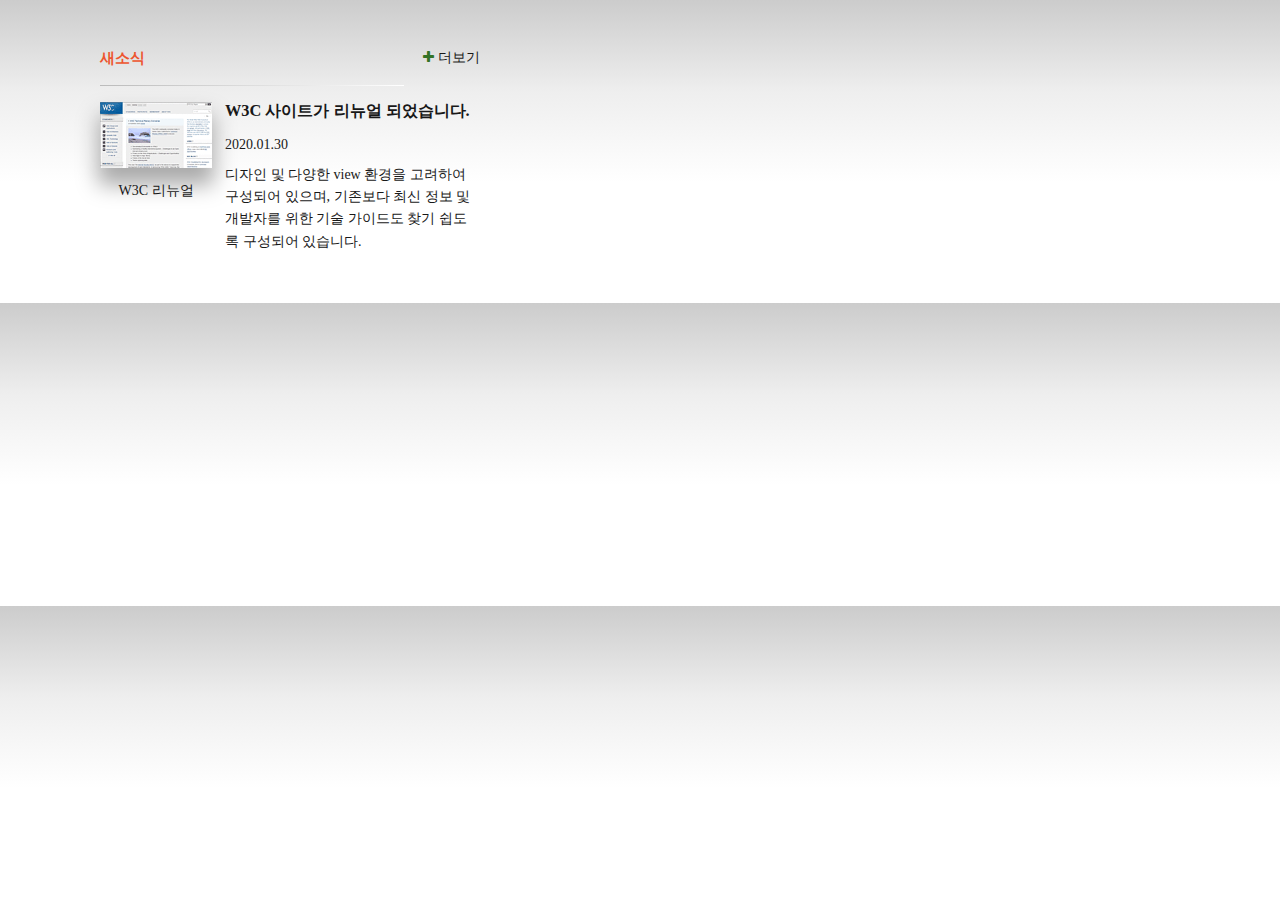
<file: exHTML5/news.html>
<!DOCTYPE html>
<html lang="ko-KR">
  <head>
    <meta charset="UTF-8" />
    <meta http-equiv="X-UA-Compatible" content="ie=edge" />
    <title>새소식</title>
    <link rel="stylesheet" href="./css/main.css" />
    <style>
      body {
        margin: 50px 100px;
        max-width: 380px;
      }
      .news {
      }
    </style>
  </head>
  <body>
    <section class="news">
      <h2 class="news-heading">새소식</h2>
      <a href="#" class="news-link">
        <article class="news-item">
          <h3 class="new-item-subject">W3C 사이트가 리뉴얼 되었습니다.</h3>
          <time class="news-item-date" datetime="2020-01-30">2020.01.30</time>
          <p class="news-item-brief">
            디자인 및 다양한 view 환경을 고려하여 구성되어 있으며, 기존보다 최신
            정보 및 개발자를 위한 기술 가이드도 찾기 쉽도록 구성되어 있습니다.
          </p>

          <figure class="news-item-thumbnail">
            <img src="./images/news.gif" alt="" />
            <figcaption>W3C 리뉴얼</figcaption>
          </figure>
        </article>
      </a>
      <a href="#" class="news-more" target="_blank" title="새소식"
        ><span class="icon-plus"></span>더보기</a
      >
    </section>
  </body>
</html>
</file>
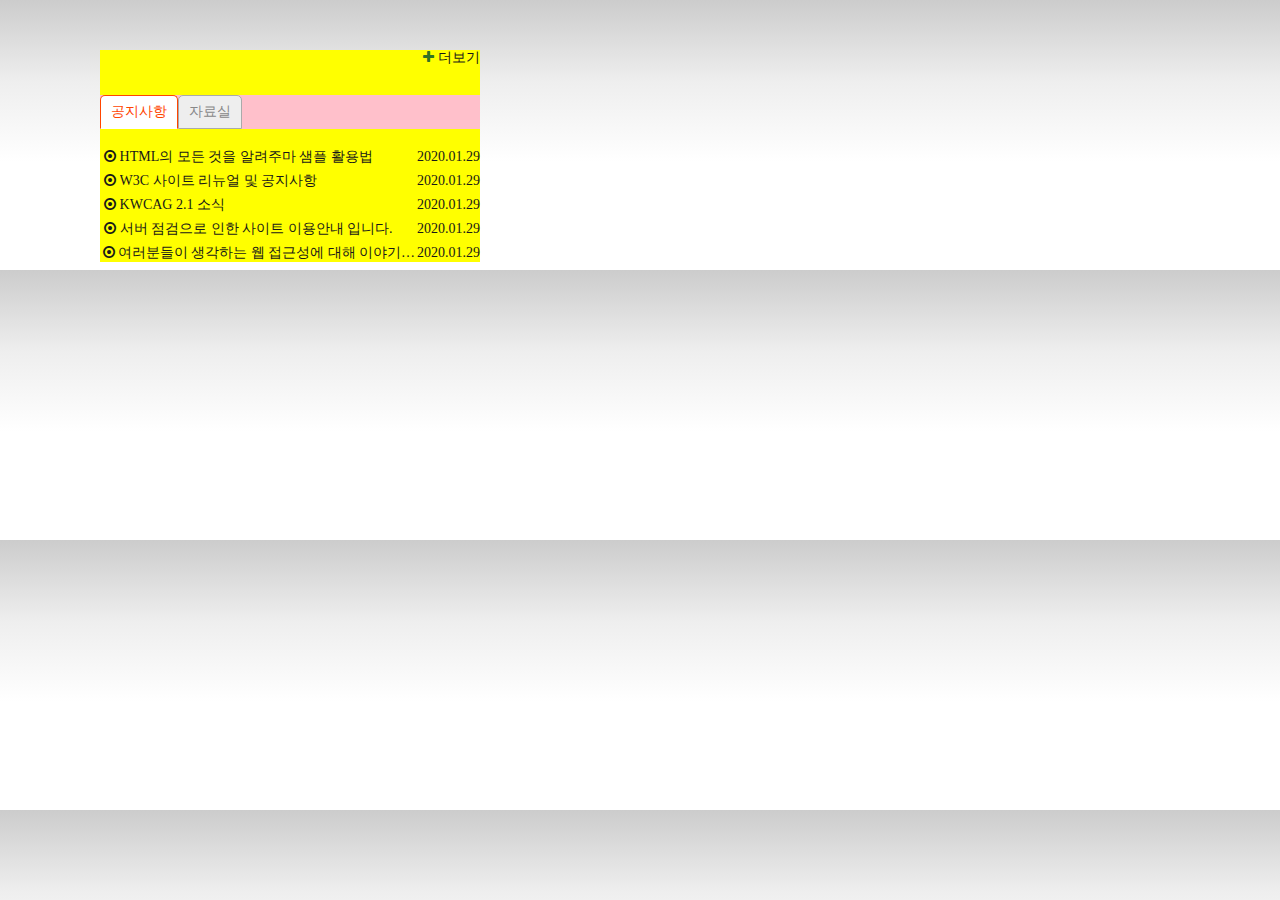
<file: exHTML5/tab.html>
<!DOCTYPE html>
<html lang="ko-KR">
  <head>
    <meta charset="UTF-8" />
    <meta http-equiv="X-UA-Compatible" content="ie=edge" />
    <link rel="stylesheet" href="./css/main.css" />
    <title>탭 UI</title>
    <script src="./js/jquery.min.js" defer></script>
    <script src="./js/tab.js" defer></script>
    <style>
      .board {
        background-color: yellow;
      }
      .board div ul,
      .board ul + a {
        display: none;
      }
      .section-act ul,
      .section-act ul + a {
        display: block !important;
      }
      .tab-list {
        background-color: pink;
        margin: 0;
        padding-left: 0;
        list-style-type: none;
        display: flex;
        flex-flow: row nowrap;
        margin-bottom: 20px;
      }
      .tab-list [role="tab"] {
        background-color: #eee;
        border: 1px solid #aaa;
        border-radius: 5px 5px 0 0;
        padding: 8px 10px;
        color: #888;
        cursor: pointer;
      }
      .tab-list [aria-selected="true"] {
        background: #fff !important;
        border-color: orangered orangered white orangered !important;
        color: orangered !important;
      }
    </style>
  </head>
  <body style="margin: 50px 0 0 100px">
    <div class="board" hidden>
      <section class="notice board-act">
        <h2 class="notice-heading tab ">
          <a href="#" role="button">공지사항</a>
        </h2>
        <ul class="notice-list">
          <li class="icon-dot-circled">
            <a href="#">HTML의 모든 것을 알려주마 샘플 활용법</a>
            <time datetime="2020-01-29T12:06:28">2020.01.29</time>
          </li>
          <li class="icon-dot-circled">
            <a href="#">W3C 사이트 리뉴얼 및 공지사항</a>
            <time datetime="2020-01-29T12:06:28">2020.01.29</time>
          </li>
          <li class="icon-dot-circled">
            <a href="#">KWCAG 2.1 소식</a>
            <time datetime="2020-01-29T12:06:28">2020.01.29</time>
          </li>
          <li class="icon-dot-circled">
            <a href="#">서버 점검으로 인한 사이트 이용안내 입니다.</a>
            <time datetime="2020-01-29T12:06:28">2020.01.29</time>
          </li>
          <li class="icon-dot-circled">
            <a href="#"
              >여러분들이 생각하는 웹 접근성에 대해 이야기를 나누어 봅시다.</a
            >
            <time datetime="2020-01-29T12:06:28">2020.01.29</time>
          </li>
        </ul>
        <a href="#" class="notice-more" title="공지사항" target="_blank"
          ><span class="icon-plus"></span>더보기</a
        >
      </section>
      <section class="pds">
        <h2 class="pds-heading tab">
          <a href="#" role="button">자료실</a>
        </h2>
        <ul class="pds-list">
          <li class="icon-dot-circled">
            <a href="#">디자인 사이트 링크 모음</a>
            <time datetime="2020-01-29T12:06:28">2020.01.29</time>
          </li>
          <li class="icon-dot-circled">
            <a href="#">웹 접근성 관련 자료 모음</a>
            <time datetime="2020-01-29T12:06:28">2020.01.29</time>
          </li>
          <li class="icon-dot-circled">
            <a href="#">예제 샘플 응용해보기</a>
            <time datetime="2020-01-29T12:06:28">2020.01.29</time>
          </li>
          <li class="icon-dot-circled">
            <a href="#">웹 접근성 향상을위한 국가 표준 기술 가이드라인</a>
            <time datetime="2020-01-29T12:06:28">2020.01.29</time>
          </li>
          <li class="icon-dot-circled">
            <a href="#">로얄티 프리 이미지 자료</a>
            <time datetime="2020-01-29T12:06:28">2020.01.29</time>
          </li>
        </ul>
        <a class="pds-more" href="#" title="자료실" target="_blank"
          ><span class="icon-plus"></span>더보기</a
        >
      </section>
    </div>

    <div class="board">
      <ul class="tab-list" role="tablist">
        <li
          role="tab"
          id="tab1"
          aria-controls="tabpanel1"
          aria-selected="true"
          tabindex="0"
        >
          공지사항
        </li>
        <li
          role="tab"
          id="tab2"
          aria-controls="tabpanel2"
          aria-selected="false"
          tabindex="0"
        >
          자료실
        </li>
      </ul>
      <div
        role="tabpanel"
        id="tabpanel1"
        class="section-act"
        aria-labelledby="tab1"
      >
        <h2 class="a11y-hidden">공지사항</h2>
        <ul class="notice-list">
          <li class="icon-dot-circled">
            <a href="#">HTML의 모든 것을 알려주마 샘플 활용법</a>
            <time datetime="2020-01-29T12:06:28">2020.01.29</time>
          </li>
          <li class="icon-dot-circled">
            <a href="#">W3C 사이트 리뉴얼 및 공지사항</a>
            <time datetime="2020-01-29T12:06:28">2020.01.29</time>
          </li>
          <li class="icon-dot-circled">
            <a href="#">KWCAG 2.1 소식</a>
            <time datetime="2020-01-29T12:06:28">2020.01.29</time>
          </li>
          <li class="icon-dot-circled">
            <a href="#">서버 점검으로 인한 사이트 이용안내 입니다.</a>
            <time datetime="2020-01-29T12:06:28">2020.01.29</time>
          </li>
          <li class="icon-dot-circled">
            <a href="#"
              >여러분들이 생각하는 웹 접근성에 대해 이야기를 나누어 봅시다.</a
            >
            <time datetime="2020-01-29T12:06:28">2020.01.29</time>
          </li>
        </ul>
        <a href="#" class="notice-more" title="공지사항" target="_blank"
          ><span class="icon-plus"></span>더보기</a
        >
      </div>
      <div role="tabpanel" id="tabpanel2" aria-labelledby="tab2">
        <h2 class="a11y-hidden">공지사항</h2>
        <ul class="pds-list">
          <li class="icon-dot-circled">
            <a href="#">디자인 사이트 링크 모음</a>
            <time datetime="2020-01-29T12:06:28">2020.01.29</time>
          </li>
          <li class="icon-dot-circled">
            <a href="#">웹 접근성 관련 자료 모음</a>
            <time datetime="2020-01-29T12:06:28">2020.01.29</time>
          </li>
          <li class="icon-dot-circled">
            <a href="#">예제 샘플 응용해보기</a>
            <time datetime="2020-01-29T12:06:28">2020.01.29</time>
          </li>
          <li class="icon-dot-circled">
            <a href="#">웹 접근성 향상을위한 국가 표준 기술 가이드라인</a>
            <time datetime="2020-01-29T12:06:28">2020.01.29</time>
          </li>
          <li class="icon-dot-circled">
            <a href="#">로얄티 프리 이미지 자료</a>
            <time datetime="2020-01-29T12:06:28">2020.01.29</time>
          </li>
        </ul>
        <a class="pds-more" href="#" title="자료실" target="_blank"
          ><span class="icon-plus"></span>더보기</a
        >
      </div>
    </div>

    <!-- 내가 만든 버전 
        <div class="notice">
      <span class="menu-item-text">공지사항</span>
      <ul calss="notice">
        <li>dddd</li>
        <li>dddd</li>
        <li>dddd</li>
      </ul>

      <div class="notice-menu-list">
        <li>HTML의 모든 것을 알려주마</li>
        <li>HTML의 모든 것을 알려주마</li>
        <li>HTML의 모든 것을 알려주마</li>
      </div>
      <div class="notice-menu-date">
        <li>2019.01.01</li>
        <li>2019.01.01</li>
        <li>2019.01.01</li>
      </div>
    </div> -->
  </body>
</html>
</file>
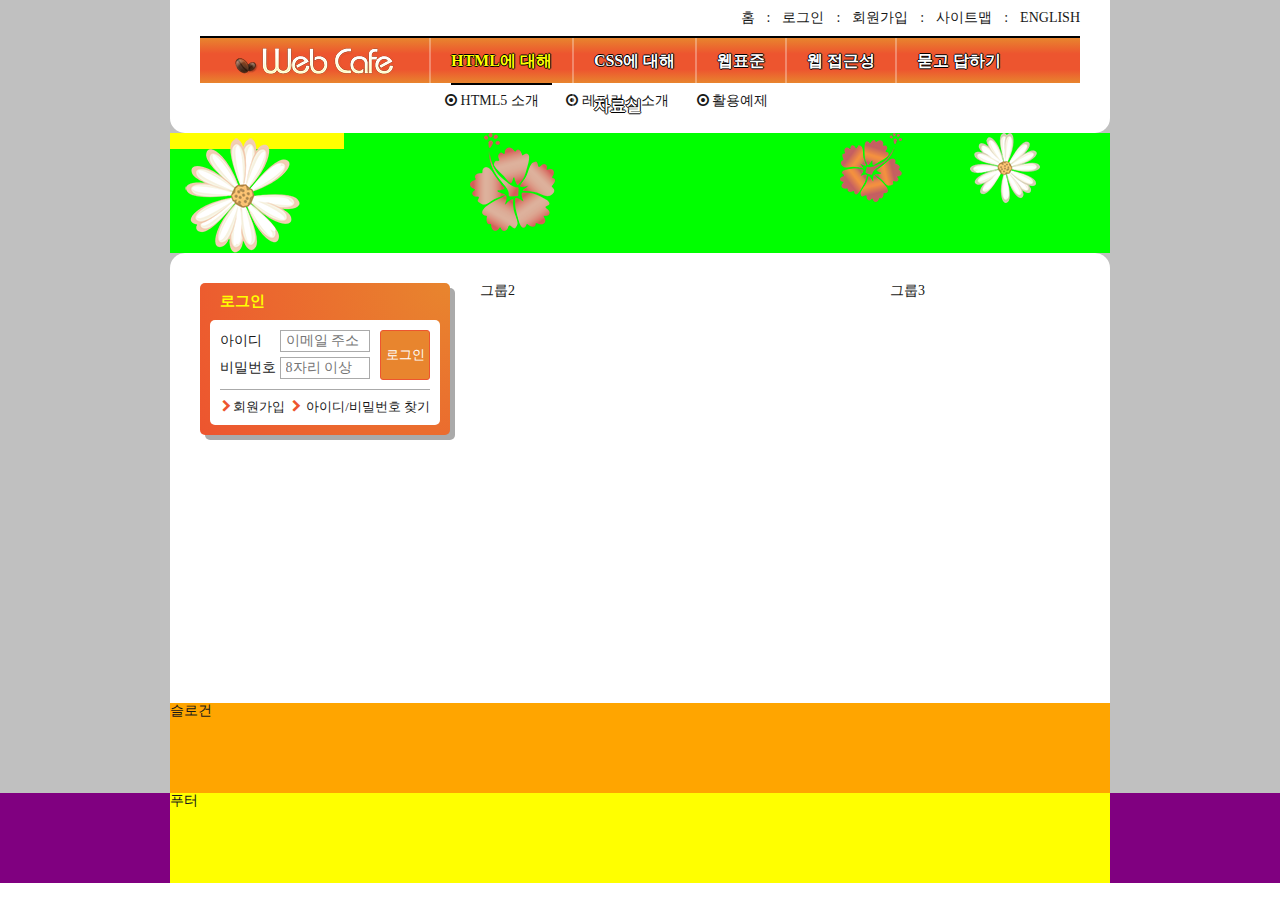
<file: exHTML5/webcafe-practice.html>
<!DOCTYPE html>
<html lang="ko-KR">
  <head>
    <meta charset="UTF-8" />
    <meta name="viewport" content="width=device-width, initial-scale=1.0" />
    <meta http-equiv="X-UA-Compatible" content="ie=edge" />
    <title>웹카페</title>
    <link rel="stylesheet" href="./css/webcafe-practice.css" />
    <script src="./js/jquery.min.js" defer></script>
    <script src="./js/main.js" defer></script>
  </head>

  <body>
    <div class="container">
      <header class="header">
        <h1 class="logo">
          <a href="./index.html">
            <img src="./images/logo.png" alt="Web Cafe"
          /></a>
        </h1>

        <ul class="member">
          <li><a href="#">홈</a></li>
          <li><a href="#">로그인</a></li>
          <li><a href="#">회원가입</a></li>
          <li><a href="#">사이트맵</a></li>
          <li><a href="#">english</a></li>
        </ul>

        <nav class="navigation">
          <h2 class="a11y-hidden">메인 메뉴</h2>
          <ul class="menu">
            <li class="menu-item menu-act" tabindex="0">
              <span class="menu-button">HTML에 대해</span>
              <ul class="submenu">
                <li><a href="#" class="icon-dot-circled">HTML5 소개</a></li>
                <li><a href="#" class="icon-dot-circled">레퍼런스 소개</a></li>
                <li><a href="#" class="icon-dot-circled">활용예제</a></li>
              </ul>
            </li>
            <li class="menu-item" tabindex="0">
              <span class="menu-button">CSS에 대해</span>
              <ul class="submenu">
                <li><a href="#" class="icon-dot-circled">CSS 소개</a></li>
                <li><a href="#" class="icon-dot-circled">CSS2 VS CSS3</a></li>
                <li><a href="#" class="icon-dot-circled">CSS 애니메이션</a></li>
                <li><a href="#" class="icon-dot-circled">CSS Framework</a></li>
              </ul>
            </li>
            <li class="menu-item" tabindex="0">
              <span class="menu-button">웹표준</span>
              <ul class="submenu">
                <li><a href="#" class="icon-dot-circled">웹표준이란?</a></li>
                <li><a href="#" class="icon-dot-circled">W3C</a></li>
                <li>
                  <a href="#" class="icon-dot-circled">HTML5의 현재와 미래</a>
                </li>
              </ul>
            </li>
            <li class="menu-item" tabindex="0">
              <span class="menu-button">웹 접근성</span>
              <ul class="submenu">
                <li>
                  <a href="#" class="icon-dot-circled">웹 접근성의 개요</a>
                </li>
                <li>
                  <a href="#" class="icon-dot-circled">장애환경의 이해</a>
                </li>
                <li><a href="#" class="icon-dot-circled">장차법</a></li>
                <li>
                  <a href="#" class="icon-dot-circled">웹 접근성 품질마크</a>
                </li>
              </ul>
            </li>
            <li class="menu-item" tabindex="0">
              <span class="menu-button">묻고 답하기</span>
              <ul class="submenu">
                <li><a href="#" class="icon-dot-circled">묻고 답하기</a></li>
                <li><a href="#" class="icon-dot-circled">FAQ</a></li>
                <li><a href="#" class="icon-dot-circled">1대 1 질문</a></li>
                <li><a href="#" class="icon-dot-circled">웹표준</a></li>
                <li><a href="#" class="icon-dot-circled">웹 접근성</a></li>
              </ul>
            </li>
            <li class="menu-item" tabindex="0">
              <span class="menu-button">자료실</span>
              <ul class="submenu">
                <li><a href="#" class="icon-dot-circled">공개 자료실</a></li>
                <li><a href="#" class="icon-dot-circled">이미지 자료실</a></li>
                <li><a href="#" class="icon-dot-circled">웹표준 자료실</a></li>
                <li>
                  <a href="#" class="icon-dot-circled">웹 접근성 자료실</a>
                </li>
              </ul>
            </li>
          </ul>
        </nav>
      </header>
      <div class="visual">
        <div class="visual-text">Web Standards &amp; Accessibility</div>
      </div>
      <main class="main">
        <div class="group group1">
          <section class="login">
            <h2 class="login-heading">로그인</h2>
            <form
              action=""
              action="https://formspree.io/xvokylpq"
              method="POST"
              class="login-form"
            >
              <fieldset>
                <legend>회원 로그인 폼</legend>
                <div class="user-email">
                  <label for="userEmail">아이디</label>
                  <input
                    name="UserID"
                    type="email"
                    id="user-email"
                    required
                    placeholder="이메일 주소"
                  />
                </div>
                <div class="user-pw">
                  <label for="userPw">비밀번호</label>
                  <input
                    name="userPwd"
                    type="password"
                    id="userPw"
                    required
                    placeholder="8자리 이상"
                  />
                </div>
                <button class="btn-login" type="submit">로그인</button>
              </fieldset>
            </form>
            <ul class="sign">
              <li class="icon-right-open"><a href="#">회원가입</a></li>
              <li class="icon-right-open">
                <a href="#">아이디/비밀번호 찾기</a>
              </li>
            </ul>
          </section>
        </div>
        <div class="group group2">그룹2</div>
        <div class="group group3">그룹3</div>
      </main>
      <article class="slogan">슬로건</article>
      <div class="footer-bg">
        <footer class="footer">푸터</footer>
      </div>
    </div>
  </body>
</html>
</file>
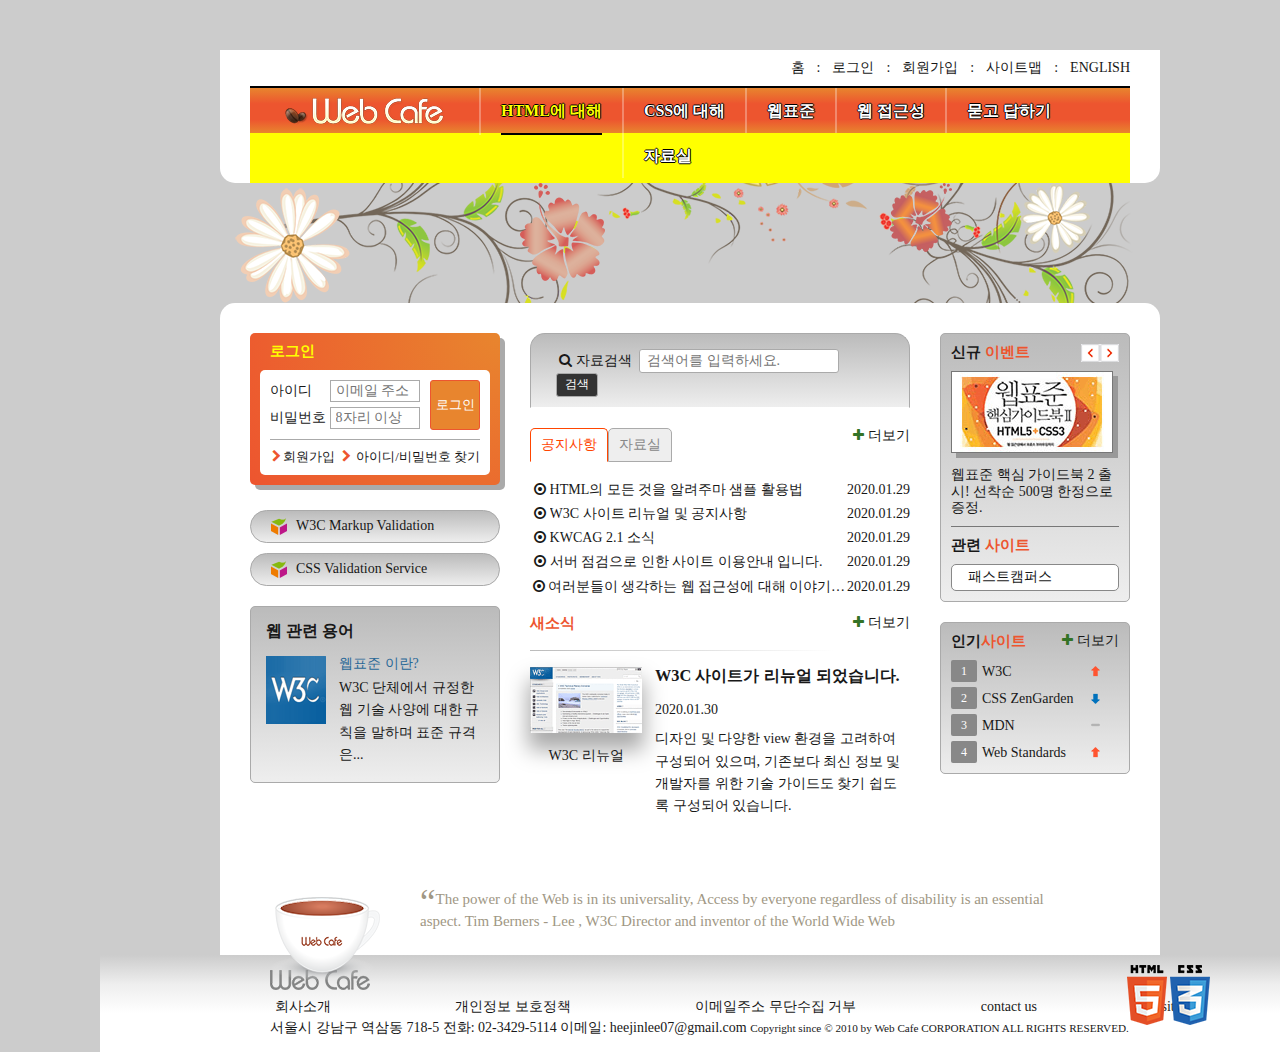
<file: exHTML5/webcafe복습용.html>
<!DOCTYPE html>
<html lang="ko-KR">
  <head>
    <meta charset="UTF-8" />
    <meta name="viewport" content="width=device-width, initial-scale=1.0" />
    <meta http-equiv="X-UA-Compatible" content="ie=edge" />
    <title>web cafe</title>
    <link rel="stylesheet" href="./css/webcafe복습용.css" />
    <script src="./js/jquery.min.js" defer></script>
    <script src="./js/main.js" defer></script>
    <script src="./js/tab.js" defer></script>
    <style>
      .board {
        padding-top: 0;
      }

      .board div ul,
      .board ul + a {
        display: none;
      }
      .section-act ul,
      .section-act ul + a {
        display: block !important;
      }
      .tab-list {
        margin: 0;
        padding-left: 0;
        list-style-type: none;
        display: flex;
        flex-flow: row nowrap;
        margin-bottom: 20px;
      }
      .tab-list [role="tab"] {
        background-color: #eee;
        border: 1px solid #aaa;
        border-radius: 5px 5px 0 0;
        padding: 8px 10px;
        color: #888;
        cursor: pointer;
      }
      .tab-list [aria-selected="true"] {
        background: #fff !important;
        border-color: orangered orangered white orangered !important;
        color: orangered !important;
      }
      
    
    </style>
  </head>
  <body>
    <div class="container">
      <header class="header">
        <h1 class="logo">
          <a href="./index.html">
            <img src="./images/logo.png" alt="Web Cafe" />
            <!-- 이미지가 장식용이면 ""null 값으로 빈 태그로 두어도 된다. 
              그렇지 않고 의미가 있다면 값을 준다. -->
          </a>
        </h1>
        <ul class="member">
          <li><a href="#">홈</a></li>
          <li><a href="#">로그인</a></li>
          <li><a href="#">회원가입</a></li>
          <li><a href="#">사이트맵</a></li>
          <li><a href="#">english</a></li>
        </ul>
        <nav class="navigation">
          <h2 class="a11y-hidden">메인 메뉴</h2>
          <ul class="menu">
            <li class="menu-item menu-act" tabindex="0">
              <span class="menu-button">
                HTML에 대해
              </span>
            </li>
            <li class="menu-item" tabindex="0">
              <span class="menu-button">CSS에 대해</span>
            </li>
            <li class="menu-item" tabindex="0">
              <span class="menu-button">웹표준</span>
            </li>
            <li class="menu-item" tabindex="0">
              <span class="menu-button">웹 접근성</span>
            </li>
            <li class="menu-item" tabindex="0">
              <span class="menu-button">묻고 답하기</span>
            </li>
            <li class="menu-item" tabindex="0">
              <span class="menu-button">자료실</span>
            </li>
          </ul>
        </nav>
      </header>
      <div class="visual">
        <div class="visual-text">
          Web Standards &amp; Accessibility
        </div>
      </div>
      <main class="main">
        <div class="group group1">
          <section class="login">
            <h2 class="login-heading">로그인</h2>
            <form
              action="https://formspree.io/xvokylpq"
              method="POST"
              class="login-form"
            >
              <fieldset>
                <legend>회원 로그인 폼</legend>
                <div class="user-email">
                  <label for="userEmail">아이디</label>
                  <input
                    name="UserID"
                    type="email"
                    id="user-email"
                    required
                    placeholder="이메일 주소"
                  />
                </div>
                <div class="user-pw">
                  <label for="userPw">비밀번호</label>
                  <input
                    name="userPwd"
                    type="password"
                    id="userPw"
                    required
                    placeholder="8자리 이상"
                  />
                </div>
                <button class="btn-login" type="submit">로그인</button>
              </fieldset>
            </form>
            <ul class="sign">
              <li class="icon-right-open"><a href="#">회원가입</a></li>
              <li class="icon-right-open">
                <a href="#">아이디/비밀번호 찾기</a>
              </li>
            </ul>
          </section>
          <section class="validation">
            <ul class="validation-list">
              <li>
                <a
                  href="#"
                  target="_blank"
                  title="W3C Markup 유효성 검사 사이트로 이동(새창)"
                  >W3C Markup Validation</a
                >
              </li>
              <li>
                <a
                  href="#"
                  target="_blank"
                  title="CSS 유효성 검사 사이트로 이동(새창)"
                  >CSS Validation Service</a
                >
              </li>
            </ul>
          </section>

          <section class="term">
            <h2 class="term-heading">웹 관련 용어</h2>
            <dl class="term-list">
              <div class="clearfix">
                <dt class="term-list-subject">웹표준 이란?</dt>
                <dd class="term-list-thumbnail">
                  <img src="./images/web_standards.gif" alt="W3C 로고" />
                </dd>
                <dd class="term-list-brief">
                  <a href="#">
                    W3C 단체에서 규정한 웹 기술 사양에 대한 규칙을 말하며 표준
                    규격은...</a
                  >
                </dd>
              </div>
              <div hidden class="change-layout clearfix">
                <dt class="term-list-subject">웹표준 이란?</dt>
                <dd class="term-list-thumbnail">
                  <img src="./images/web_standards.gif" alt="W3C 로고" />
                </dd>
                <dd class="term-list-brief">
                  <a href="#">
                    W3C 단체에서 규정한 웹 기술 사양에 대한 규칙을 말하며 표준
                    규격은...</a
                  >
                </dd>
              </div>
              <div hidden class="change-layout clearfix">
                <dt class="term-list-subject">웹표준 이란?</dt>
                <dd class="term-list-thumbnail">
                  <img src="./images/web_standards.gif" alt="W3C 로고" />
                </dd>
                <dd class="term-list-brief">
                  <a href="#">
                    W3C 단체에서 규정한 웹 기술 사양에 대한 규칙을 말하며 표준
                    규격은...</a
                  >
                </dd>
              </div>
            </dl>
          </section>
        </div>
        <div class="group group2">
          <h2 class="a11y-hidden">검색</h2>
          <form action="#" method="POST" class="search-form">
            <fieldset>
              <legend>검색폼</legend>
              <label for="search">
                <span class="icon-search"></span>자료검색</label
              >
              <input
                type="search"
                id="search"
                name="keyword"
                required
                placeholder="검색어를 입력하세요."
              />
              <button class="btn-search" type="submit">검색</button>
            </fieldset>
          </form>
          <body style="margin: 50px 0 0 100px">
            <div class="board" hidden>
              <section class="notice board-act">
                <h2 class="notice-heading tab ">
                  <a href="#" role="button">공지사항</a>
                </h2>
                <ul class="notice-list">
                  <li class="icon-dot-circled">
                    <a href="#">HTML의 모든 것을 알려주마 샘플 활용법</a>
                    <time datetime="2020-01-29T12:06:28">2020.01.29</time>
                  </li>
                  <li class="icon-dot-circled">
                    <a href="#">W3C 사이트 리뉴얼 및 공지사항</a>
                    <time datetime="2020-01-29T12:06:28">2020.01.29</time>
                  </li>
                  <li class="icon-dot-circled">
                    <a href="#">KWCAG 2.1 소식</a>
                    <time datetime="2020-01-29T12:06:28">2020.01.29</time>
                  </li>
                  <li class="icon-dot-circled">
                    <a href="#">서버 점검으로 인한 사이트 이용안내 입니다.</a>
                    <time datetime="2020-01-29T12:06:28">2020.01.29</time>
                  </li>
                  <li class="icon-dot-circled">
                    <a href="#"
                      >여러분들이 생각하는 웹 접근성에 대해 이야기를 나누어
                      봅시다.</a
                    >
                    <time datetime="2020-01-29T12:06:28">2020.01.29</time>
                  </li>
                </ul>
                <a href="#" class="notice-more" title="공지사항" target="_blank"
                  ><span class="icon-plus"></span>더보기</a
                >
              </section>
              <section class="pds">
                <h2 class="pds-heading tab">
                  <a href="#" role="button">자료실</a>
                </h2>
                <ul class="pds-list">
                  <li class="icon-dot-circled">
                    <a href="#">디자인 사이트 링크 모음</a>
                    <time datetime="2020-01-29T12:06:28">2020.01.29</time>
                  </li>
                  <li class="icon-dot-circled">
                    <a href="#">웹 접근성 관련 자료 모음</a>
                    <time datetime="2020-01-29T12:06:28">2020.01.29</time>
                  </li>
                  <li class="icon-dot-circled">
                    <a href="#">예제 샘플 응용해보기</a>
                    <time datetime="2020-01-29T12:06:28">2020.01.29</time>
                  </li>
                  <li class="icon-dot-circled">
                    <a href="#"
                      >웹 접근성 향상을위한 국가 표준 기술 가이드라인</a
                    >
                    <time datetime="2020-01-29T12:06:28">2020.01.29</time>
                  </li>
                  <li class="icon-dot-circled">
                    <a href="#">로얄티 프리 이미지 자료</a>
                    <time datetime="2020-01-29T12:06:28">2020.01.29</time>
                  </li>
                </ul>
                <a class="pds-more" href="#" title="자료실" target="_blank"
                  ><span class="icon-plus"></span>더보기</a
                >
              </section>
            </div>
            <div class="board">
              <ul class="tab-list" role="tablist">
                <li
                  role="tab"
                  id="tab1"
                  aria-controls="tabpanel1"
                  aria-selected="true"
                  tabindex="0"
                >
                  공지사항
                </li>
                <li
                  role="tab"
                  id="tab2"
                  aria-controls="tabpanel2"
                  aria-selected="false"
                  tabindex="0"
                >
                  자료실
                </li>
              </ul>
              <div
                role="tabpanel"
                id="tabpanel1"
                class="section-act"
                aria-labelledby="tab1"
              >
                <h2 class="a11y-hidden">공지사항</h2>
                <ul class="notice-list">
                  <li class="icon-dot-circled">
                    <a href="#">HTML의 모든 것을 알려주마 샘플 활용법</a>
                    <time datetime="2020-01-29T12:06:28">2020.01.29</time>
                  </li>
                  <li class="icon-dot-circled">
                    <a href="#">W3C 사이트 리뉴얼 및 공지사항</a>
                    <time datetime="2020-01-29T12:06:28">2020.01.29</time>
                  </li>
                  <li class="icon-dot-circled">
                    <a href="#">KWCAG 2.1 소식</a>
                    <time datetime="2020-01-29T12:06:28">2020.01.29</time>
                  </li>
                  <li class="icon-dot-circled">
                    <a href="#">서버 점검으로 인한 사이트 이용안내 입니다.</a>
                    <time datetime="2020-01-29T12:06:28">2020.01.29</time>
                  </li>
                  <li class="icon-dot-circled">
                    <a href="#"
                      >여러분들이 생각하는 웹 접근성에 대해 이야기를 나누어
                      봅시다.</a
                    >
                    <time datetime="2020-01-29T12:06:28">2020.01.29</time>
                  </li>
                </ul>
                <a href="#" class="notice-more" title="공지사항" target="_blank"
                  ><span class="icon-plus"></span>더보기</a
                >
              </div>
              <div role="tabpanel" id="tabpanel2" aria-labelledby="tab2">
                <h2 class="a11y-hidden">공지사항</h2>
                <ul class="pds-list">
                  <li class="icon-dot-circled">
                    <a href="#">디자인 사이트 링크 모음</a>
                    <time datetime="2020-01-29T12:06:28">2020.01.29</time>
                  </li>
                  <li class="icon-dot-circled">
                    <a href="#">웹 접근성 관련 자료 모음</a>
                    <time datetime="2020-01-29T12:06:28">2020.01.29</time>
                  </li>
                  <li class="icon-dot-circled">
                    <a href="#">예제 샘플 응용해보기</a>
                    <time datetime="2020-01-29T12:06:28">2020.01.29</time>
                  </li>
                  <li class="icon-dot-circled">
                    <a href="#"
                      >웹 접근성 향상을위한 국가 표준 기술 가이드라인</a
                    >
                    <time datetime="2020-01-29T12:06:28">2020.01.29</time>
                  </li>
                  <li class="icon-dot-circled">
                    <a href="#">로얄티 프리 이미지 자료</a>
                    <time datetime="2020-01-29T12:06:28">2020.01.29</time>
                  </li>
                </ul>
                <a class="pds-more" href="#" title="자료실" target="_blank"
                  ><span class="icon-plus"></span>더보기</a
                >
              </div>
            </div>
          </body>
          <section class="news">
            <h2 class="news-heading">새소식</h2>
            <a href="#" class="news-link">
              <article class="news-item">
                <h3 class="new-item-subject">W3C 사이트가 리뉴얼 되었습니다.</h3>
                <time class="news-item-date" datetime="2020-01-30">2020.01.30</time>
                <p class="news-item-brief">
                  디자인 및 다양한 view 환경을 고려하여 구성되어 있으며, 기존보다 최신
                  정보 및 개발자를 위한 기술 가이드도 찾기 쉽도록 구성되어 있습니다.
                </p>
      
                <figure class="news-item-thumbnail">
                  <img src="./images/news.gif" alt="" />
                  <figcaption>W3C 리뉴얼</figcaption>
                </figure>
              </article>
            </a>
            <a href="#" class="news-more" target="_blank" title="새소식"
              ><span class="icon-plus"></span>더보기</a
            >
          </section>
        </div>
        <div class="group group3">
          <div class="gradient-box">
            <section class="event">
              <h2 class="event-heading">
                신규 <span class="point-color">이벤트</span>
              </h2>
              <div id="event-detail">
                <p class="event-thumbnail">
                  <img
                    src="./images/free_gift.gif"
                    alt="이벤트 경품: 웹표준 랙심 가이드북 2 도서 증정"
                  />
                </p>
                <p class="event-brief">
                  웹표준 핵심 가이드북 2 출시! 선착순 500명 한정으로 증정.
                </p>
              </div>
              <div class="btn-event">
                <button
                  class="btn-event-prev"
                  aria-label="이전 이벤트 보기"
                ></button
                ><button
                  class="btn-event-next"
                  aria-label="다음 이벤트 보기"
                ></button>
              </div>
            </section>
            <section class="related">
              <h2 class="related-heading">
                관련 <span class="point-color">사이트</span>
              </h2>
              <ul class="related-list" tabindex="0">
                <li><a href="#">패스트캠퍼스</a></li>
                <li><a href="#">W3C</a></li>
                <li><a href="#">웹접근성 연구소</a></li>
                <li><a href="#">CSS Zengarden</a></li>
                <li><a href="#">Web Standards</a></li>
              </ul>
            </section>
          </div>
          <section class="favorite gradient-box">
            <h2 class="favorite-heading">
              인기<span class="point-color">사이트</span>
            </h2>
            <ol class="favorite-list">
              <li class="no1"><a href="#">W3C</a><em class="up">상승</em></li>
              <li class="no2">
                <a href="#">CSS ZenGarden</a><em class="down">하락</em>
              </li>
              <li class="no3"><a href="#">MDN</a><em class="stop">멈춤</em></li>
              <li class="no4">
                <a href="#">Web Standards</a><em class="up">상승</em>
              </li>
            </ol>
            <a
              href="#"
              class="favorite-more"
              title="인기 사이트"
              target="_blank"
              ><span class="icon-plus"></span>더보기</a
            >
          </section>
        </div>
      </main>
      <article class="slogan">
        <h2 class="slogan-heading" title="웹카페에서 웹표준을">
          <span class="bg-slogan"></span>
          <span class="txt-slogan">슬로건</span>
        </h2>
        <p class="slogan-content">
          <q cite="https://www.w3/org/WAI"
            >The power of the Web is in its universality, Access by everyone
            regardless of disability is an essential aspect.
          </q>
          <em
            >Tim Berners - Lee , W3C Director and inventor of the World Wide
            Web</em
          >
        </p>
        <footer class="a11y-hidden">
          출처 : W3C(https://www.w3/org/WAI)
        </footer>
      </article>
      <div class="footer-bg">
        <footer class="footer">
          <a href="#" class="footer-logo"
            ><img src="./images/footer_logo.png" alt="웹카페"
          /></a>
          <ul class="guide-list">
            <li><a href="#">회사소개</a></li>
            <li><a href="#">개인정보 보호정책</a></li>
            <li><a href="#">이메일주소 무단수집 거부</a></li>
            <li><a href="#">contact us</a></li>
            <li><a href="#">sitemap</a></li>
          </ul>
          <adress class="adress">
            <span>서울시 강남구 역삼동 718-5</span>
            <span>전화: 02-3429-5114</span>
            <span
              >이메일:
              <a href="emailto:heejinlee07@gmail.com?subject=문의사항"
                >heejinlee07@gmail.com</a
              ></span
            >
          </adress>
          <small class="copyright"
            >Copyright since &copy; 2010 by Web Cafe CORPORATION ALL RIGHTS
            RESERVED.</small
          >
          <div class="bedge">
            <img
              src="./images/html5_logo.png"
              alt="최신 HTML5 기술을 사용하여 제작된 페이지입니다."
            />
            <img
              src="./images/css3_logo.png"
              alt="최신 CSS 기술을 사용하여 제작된 페이지입니다."
            />
          </div>
        </footer>
    </div>
  </body>
</html>
</file>
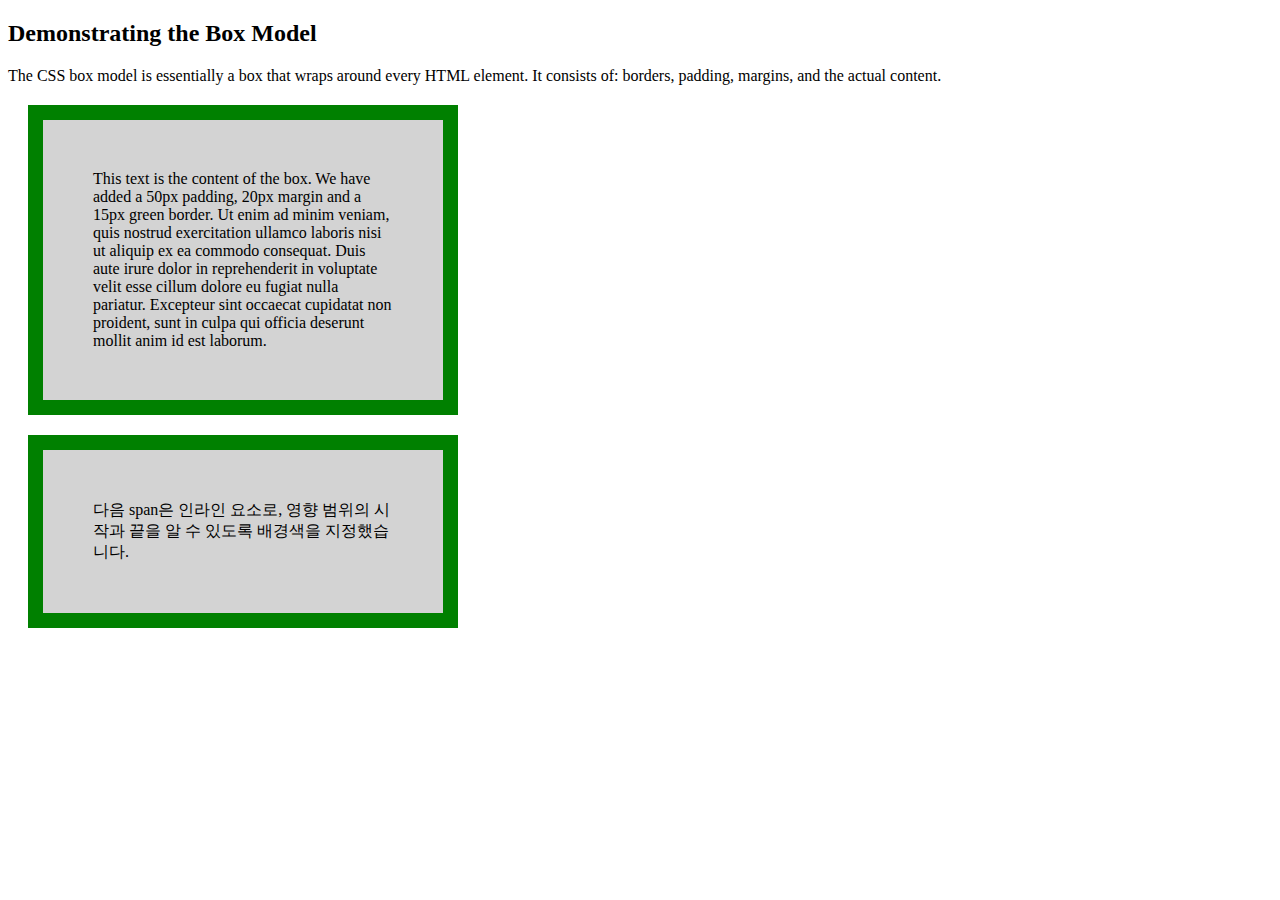
<file: exHTML5/연습파일.html>
<!DOCTYPE html>
<html>
  <head>
    <style>
      div {
        background-color: lightgrey;
        width: 300px;
        border: 15px solid green;
        padding: 50px;
        margin: 20px;
      }
    </style>
  </head>
  <body>
    <h2>Demonstrating the Box Model</h2>

    <p>
      The CSS box model is essentially a box that wraps around every HTML
      element. It consists of: borders, padding, margins, and the actual
      content.
    </p>

    <div>
      This text is the content of the box. We have added a 50px padding, 20px
      margin and a 15px green border. Ut enim ad minim veniam, quis nostrud
      exercitation ullamco laboris nisi ut aliquip ex ea commodo consequat. Duis
      aute irure dolor in reprehenderit in voluptate velit esse cillum dolore eu
      fugiat nulla pariatur. Excepteur sint occaecat cupidatat non proident,
      sunt in culpa qui officia deserunt mollit anim id est laborum.
    </div>

    <div>
      다음 span은 <span class="highlight">인라인 요소</span>로, 영향 범위의
      시작과 끝을 알 수 있도록 배경색을 지정했습니다.
    </div>
  </body>
</html>
</file>
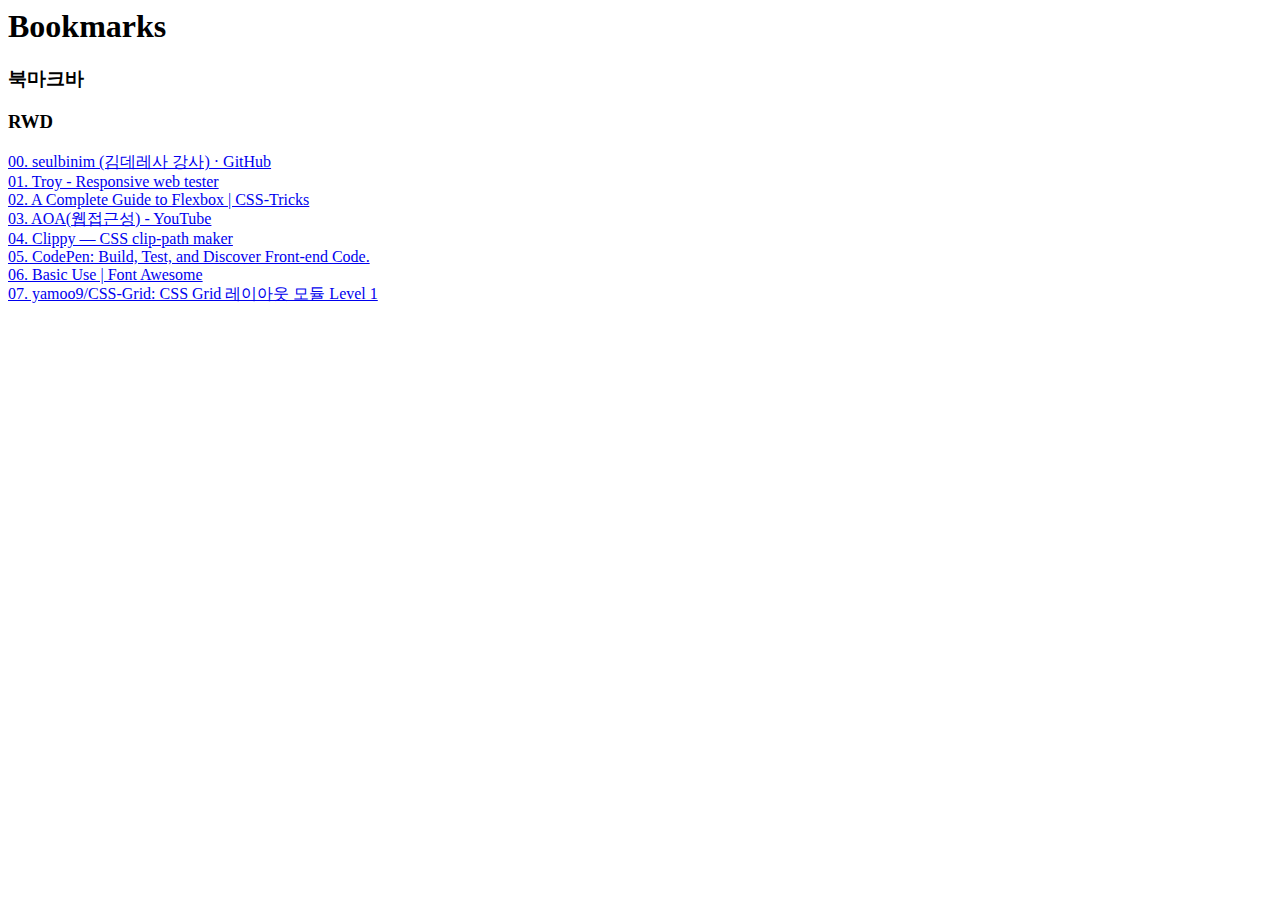
<file: exRWD/bookmarks.html>
<!DOCTYPE NETSCAPE-Bookmark-file-1>
<!-- This is an automatically generated file.
     It will be read and overwritten.
     DO NOT EDIT! -->
<META HTTP-EQUIV="Content-Type" CONTENT="text/html; charset=UTF-8">
<TITLE>Bookmarks</TITLE>
<H1>Bookmarks</H1>
<DL><p>
    <DT><H3 ADD_DATE="1574641684" LAST_MODIFIED="1574641774" PERSONAL_TOOLBAR_FOLDER="true">북마크바</H3>
    <DL><p>
        <DT><H3 ADD_DATE="1574641771" LAST_MODIFIED="1574835077">RWD</H3>
        <DL><p>
            <DT><A HREF="https://github.com/seulbinim" ADD_DATE="1574641774" ICON="[data-uri]">00. seulbinim (김데레사 강사) · GitHub</A>
            <DT><A HREF="http://troy.labs.daum.net/" ADD_DATE="1574656624" ICON="[data-uri]">01. Troy - Responsive web tester</A>
            <DT><A HREF="https://css-tricks.com/snippets/css/a-guide-to-flexbox/" ADD_DATE="1574661629" ICON="[data-uri]">02. A Complete Guide to Flexbox | CSS-Tricks</A>
            <DT><A HREF="https://www.youtube.com/AOA11y" ADD_DATE="1574667604" ICON="[data-uri]">03. AOA(웹접근성) - YouTube</A>
            <DT><A HREF="https://bennettfeely.com/clippy/" ADD_DATE="1574728832" ICON="[data-uri]">04. Clippy — CSS clip-path maker</A>
            <DT><A HREF="https://codepen.io/" ADD_DATE="1574745313" ICON="[data-uri]">05. CodePen: Build, Test, and Discover Front-end Code.</A>
            <DT><A HREF="https://fontawesome.com/how-to-use/on-the-web/referencing-icons/basic-use" ADD_DATE="1574745891" ICON="[data-uri]">06. Basic Use | Font Awesome</A>
            <DT><A HREF="https://github.com/yamoo9/CSS-Grid" ADD_DATE="1574835077" ICON="[data-uri]">07. yamoo9/CSS-Grid: CSS Grid 레이아웃 모듈 Level 1</A>
        </DL><p>
    </DL><p>
</DL><p>
</file>
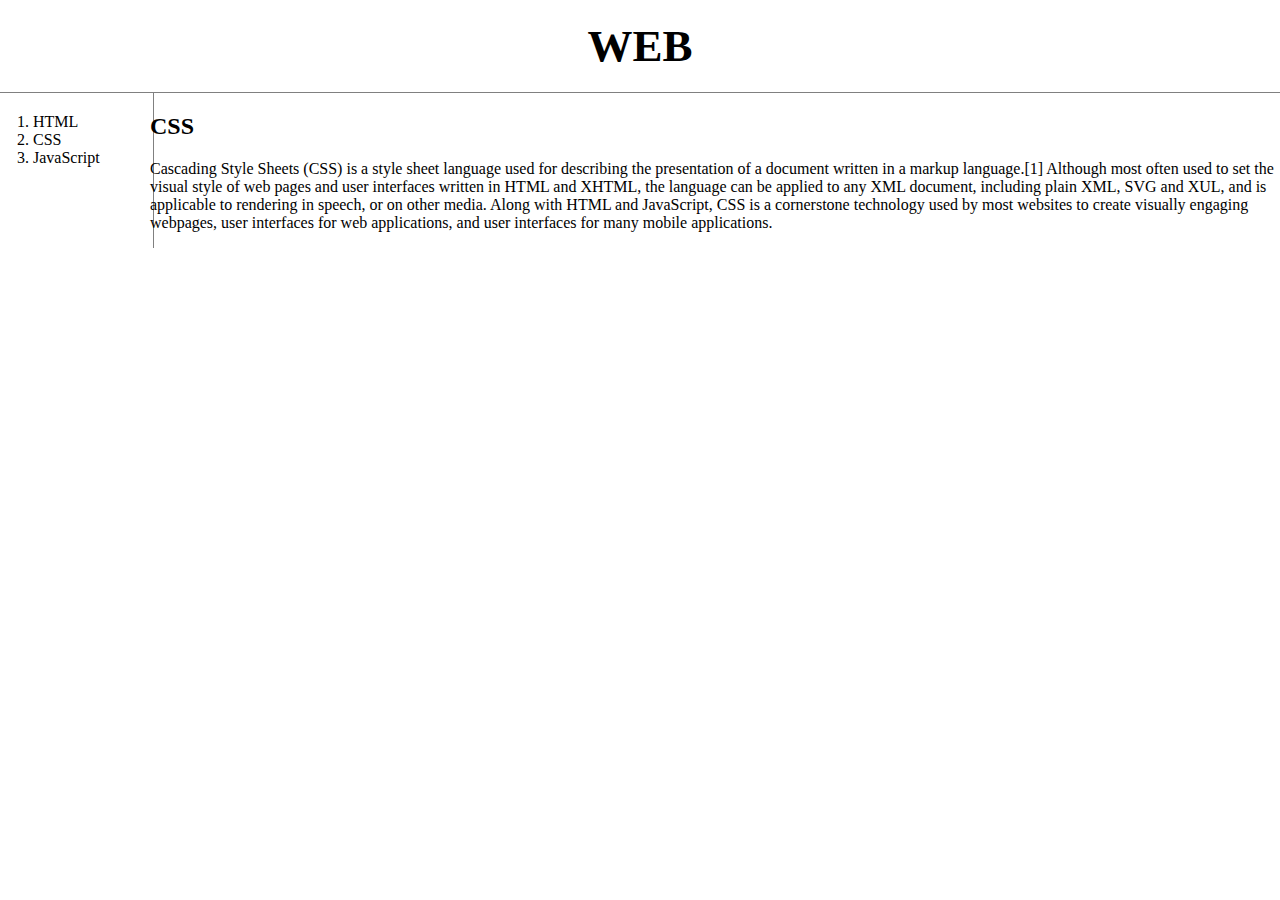
<file: exHTML5/css/box.html>
<!DOCTYPE html>
<html>
  <head>
    <title>WEB - CSS</title>
    <meta charset="utf-8" />
    <style>
      body {
        margin: 0;
      }
      /* #active {
        color: red;
      }
      .saw {
        color: gray;
      } */
      a {
        color: black;
        text-decoration: none;
      }
      h1 {
        font-size: 45px;
        text-align: center;
        border-bottom: 1px solid gray;
        margin: 0;
        padding: 20px;
      }
      #grid {
        display: grid;
        grid-template-columns: 150px 1fr;
      }
      ol {
        border-right: 1px solid gray;
        width: 100px;
        margin: 0;
        padding: 20px;
      }

      #grid ol {
        padding-left: 33px;
      }
      #grid #article {
        padding-left: 25px;
      }
      @media (max-width: 800px) {
        #grid {
          display: block;
        }
        ol {
          border-right: none;
        }
        h1 {
          border-bottom: none;
        }
      }
    </style>
  </head>
  <body>
    <h1><a href="index.html">WEB</a></h1>
    <div id="grid">
      <ol>
        <li><a href="1.html">HTML</a></li>
        <li><a href="2.html">CSS</a></li>
        <li><a href="3.html">JavaScript</a></li>
      </ol>
      <div>
        <h2>CSS</h2>
        <p>
          Cascading Style Sheets (CSS) is a style sheet language used for
          describing the presentation of a document written in a markup
          language.[1] Although most often used to set the visual style of web
          pages and user interfaces written in HTML and XHTML, the language can
          be applied to any XML document, including plain XML, SVG and XUL, and
          is applicable to rendering in speech, or on other media. Along with
          HTML and JavaScript, CSS is a cornerstone technology used by most
          websites to create visually engaging webpages, user interfaces for web
          applications, and user interfaces for many mobile applications.
        </p>
      </div>
    </div>
  </body>
</html>
</file>
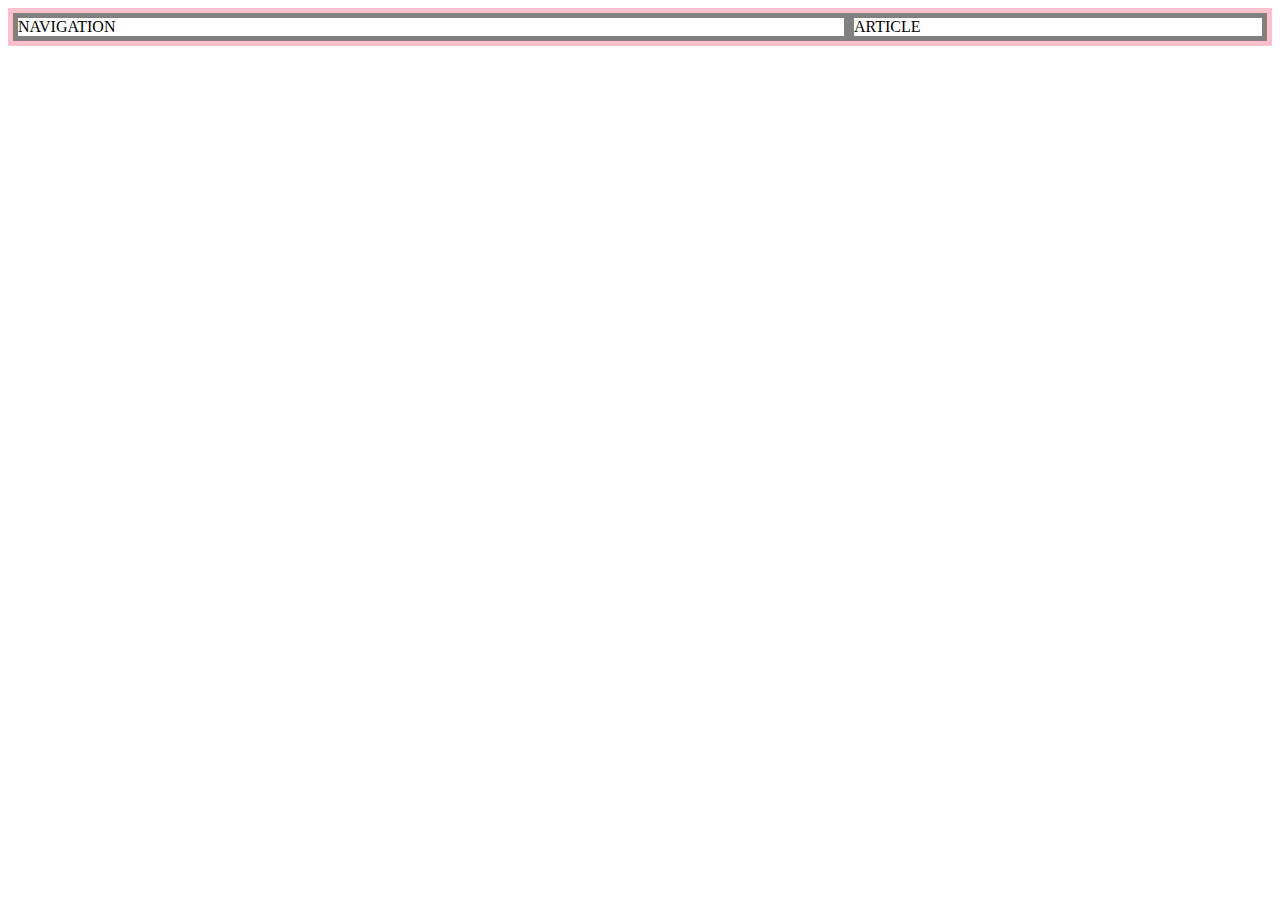
<file: exHTML5/css/grid.html>
<!DOCTYPE html>
<html lang="en">
  <head>
    <meta charset="UTF-8" />
    <meta name="viewport" content="width=device-width, initial-scale=1.0" />
    <meta http-equiv="X-UA-Compatible" content="ie=edge" />
    <title>Document</title>
    <style>
      #grid {
        border: 5px solid pink;
        display: grid;
        grid-template-columns: 2fr 1fr;
      }
      div {
        border: 5px solid gray;
      }
    </style>
  </head>
  <body>
    <div id="grid">
      <div>NAVIGATION</div>
      <div>ARTICLE</div>
    </div>
  </body>
</html>
</file>
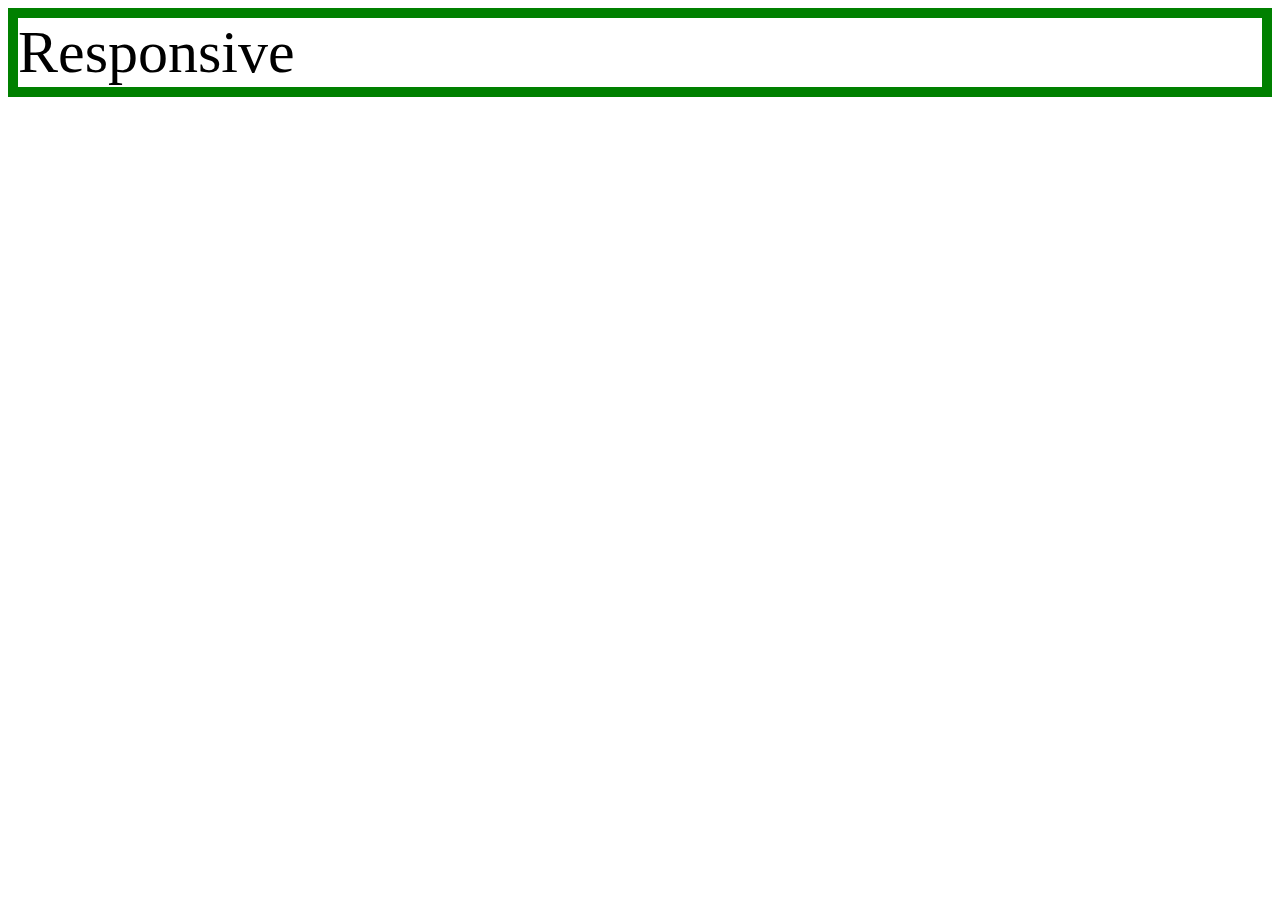
<file: exHTML5/css/mediaquery.html>
<!DOCTYPE html>
<html lang="en">
  <head>
    <meta charset="UTF-8" />
    <meta name="viewport" content="width=device-width, initial-scale=1.0" />
    <meta http-equiv="X-UA-Compatible" content="ie=edge" />
    <title>Document</title>
    <style>
      div {
        border: 10px solid green;
        font-size: 60px;
      }
      @media (max-width: 800px) {
        div {
          display: none;
        }
      }
    </style>
  </head>
  <body>
    <div>Responsive</div>
  </body>
</html>
</file>
<file: exRWD/css/style/small.css>
body {
  /*background-color: pink;*/
  font-size: 1.4rem;
}
.appHeader,
.appMain,
.appFooter {
  width: 100%;
}

/* 헤더 */
.appHeader {
  display: flex;
  flex-flow: row wrap;
  background-color: #38302e;
  padding-bottom: 1em;
}
.brand,
.memberOnly,
.searchForm,
.appMain,
.appFooter {
  width: 100%;
  padding-left: 20px;
  padding-right: 20px;
}
/* 멤버 서비스 */
.memberOnly {
  order: -1;
  background-color: rgb(152, 133, 116);
  color: #fff;
}

/* 검색폼 */
input[name="search"] {
  width: calc(100% - 45px);
}
.buttonSearch {
  vertical-align: middle;
  width: 35px;
  height: 35px;
  line-height: 30px;
  text-align: center;
  padding: 0;
  border: 0;
  font-size: 0.8em;
  position: relative;
  background-color: transparent;
}
.buttonSearch::before {
  content: "";
  width: 100%;
  height: 100%;
  position: absolute;
  top: 0;
  left: 0;
  background-image: url(./../images/btn_search.png);
  background-size: contain;
}

/* 내비게이션 */
.appNavigation {
  position: relative;
  height: 100px;
  background: blue;
}
/* 메뉴 제어 버튼 */
.buttonBurger {
  width: 35px;
  height: 35px;
  position: absolute;
  top: 60px;
  right: 20px;
  overflow: hidden;
  cursor: pointer;
}
.buttonNone {
  border: 0;
  background: transparent;
  padding: 0;
}
.round {
  border-radius: 20px;
}
.positionTop {
  top: 0;
  rotate: 45deg;
}
.positionMiddle {
  top: 50%;
  transform: translateY(-50%);
}
.positionBottom {
  top: 100%;
  transform: translateY(-100%);
}
/* menu--isAct 클래스가 버튼의 부모 요소에 추가 되었을 때 */
.menu--isAct .positionTop {
  top: 50%;
  transform: translateY(-50%) rotate(45deg);
}
.menu--isAct .positionMiddle {
  transform: translate(-105%, -50%);
}
.menu--isAct .positionBottom {
  top: 50%;
  transform: translateY(-50%) rotate(-45deg);
}
/* .menu--isAct .positionTop {
  transform: rotate(-45deg);
  top: 40%;
}
.menu--isAct .positionBottom {
  transform: rotate(45deg);
  top: 40%;
}
.menu--isAct .positionMiddle {
  display: none;
} */
.burgerBar {
  position: absolute;
  /* buttonBurger를 기준으로 배치됨. */
  left: 0;
  background: #fff;
  width: 100%;
  height: 20%;
  cursor: pointer;
  /* transition: all 0.2s; */
}

/* 메인메뉴 */
.menu__list {
  position: fixed;
  top: 0;
  left: 0;
  width: 70%;
  height: 100vh;
  transform: translate(-100%);
  background-color: hsla(0, 0%, 0%, 0.75);
  color: #fff;
  padding: 2rem;
  /* transition: transform 0.2s ease-in-out; */
}
.menu__item {
  margin: 1rem 0;
}
.menu__link {
  font-size: 1.6rem;
  font-weight: 900;
  display: inline-block;
  padding: 0.5rem 1rem;
}
.menu__subMenu {
  display: none;
  font-size: 1.5rem;
  font-weight: 700;
}
.menu__subMenu li {
  margin: 1rem 0;
}
.menu__subMenu a {
  display: block;
}

.menu--isAct .menu__list {
  transform: none;
}
.menu__subMenu .menu__list {
}
.menu__item--menuAct .menu__subMenu {
  display: block;
}

/* 메인 콘텐츠 */
.appMain {
  padding-bottom: 2em;
}
.book,
.news,
.board,
.favorite,
.twitter {
  width: 100%;
}
/*푸터*/
.address span {
  display: block;
}
</file>
<file: exRWD/css/style/large.css>
body {
  /*background-color: skyblue;*/
  font-size: 1.6rem;
}
.container {
  justify-content: center;
}
.appHeader,
.appMain {
  width: 1000px;
}
.appNavigation,
.appFooter {
  width: 100%;
}
/* 헤더 */
.appHeader {
  height: 105px;
  display: flex;
  flex-flow: column wrap;
  justify-content: center;

  /* display: grid;
  grid-template-columns: 1fr 1fr;
  grid-template-rows: auto auto;
  grid-template-areas: "brand member"
                       "brand search"; */
}
/* 로고 */
.brand {
  margin: 0;
  justify-content: center;
  /* grid-area: brand; */
}
/* 멤버 서비스 */
.memberOnly {
  /* grid-area: member; */
}
/* 검색 폼 */
.searchForm {
  height: 60px;
  text-align: right;
  /* grid-area: search; */
}
input[name="search"] {
  width: 400px;
}
.buttonSearch {
  border: 1px solid #aaa;
  border-radius: 5px;
  background-color: #988574;
  color: #fff;
  height: 35px;
}
/* 메인 메뉴 */
.menu {
  background: #988574;
  padding: 3rem 0;
  display: flex;
  justify-content: center;
}
.buttonBurger {
  display: none;
}
.menu__list {
  width: 1000px;
  color: #fff;
  display: flex;
  justify-content: space-around;
}
.menu__link {
  font-size: 1.8rem;
  font-weight: 900;
  text-shadow: 1px 1px 0 #000, -1px -1px 0 #000;
  outline: 0;
  cursor: default;
}
.menu__subMenu {
  font-size: 1.7rem;
  font-weight: 700;
  margin-top: 2rem;
}
.menu__subMenu li {
  margin-top: 1.5rem;
}

/* 메인 콘텐츠 */
.appMain {
  justify-content: space-between;
}
.book {
  width: 320px;
}
.news {
  width: 660px;
}
.board {
  width: 320px;
}
.favorite {
  width: 220px;
  order: 1;
}
.twitter {
  width: 420px;
}
/* 푸터*/
.appFooter {
  text-align: center;
}
</file>
<file: exRWD/css/style/small-legacy.css>
.appHeader,
.appMain,
.appFooter {
  width: 100%;
}
.appHeader {
  position: relative;
  padding-top: 50px;
}
.memberOnly {
  position: absolute;
}
.appNavigation {
  position: fixed;
  top: 0;
  /* left: -70%; */
  left: 0;
  margin-left: -70%;
  width: 70%;
  height: 100%;
  /* height: 50%; 높이확인*/
}
.appMain {
  min-height: 700px;
}
.book,
.news,
.board,
.favorite,
.twitter {
  width: 100%;
}
</file>
<file: exRWD/css/style/large-legacy.css>
body {
  background-color: skyblue;
  font-size: 1.6em;
}
.appHeader,
.appMain {
  margin: 0 auto;
}
.appHeader {
  width: 1000px;
  position: relative;
  margin-bottom: 1.5em;
}
/* 로고 */
.brand {
  position: absolute;
  margin: 0;
  left: 0;
  top: 50%;
  margin-top: -30px;
}
/* 검색 폼 */
.searchForm {
  text-align: right;
}
input[name="search"] {
  width: 400px;
}
.buttonSearch {
  border: 1px solid #aaa;
  border-radius: 5px;
  background-color: #988574;
  color: #fff;
  height: 35px;
  vertical-align: middle;
}

/* 메인메뉴 */
.appNavigation {
  background: #988574;
  padding: 2em 0;
}
.menu__item {
  float: left;
  margin: 0 25px;
}
.menu__link {
  font-size: 1.15em; /*16 * 1.15 = 18.4px*/
  font-weight: 900;
  text-shadow: 1px 1px 0 #000, -1px -1px 0 #000;
}
.menu__subMenu {
  font-size: 1.05em;
  font-weight: 700;
  margin-top: 1.5em;
}
.menu__subMenu li {
  margin-top: 1em;
}
.buttonBurger {
  display: none;
}
.menu__list {
  width: 1000px;
  margin: 0 auto;
  color: #fff;
}
.menu__list::after {
  content: "";
  display: block;
  clear: both;
}

.appMain {
  width: 1020px;
}
.appMain::after {
  content: "";
  display: block;
  clear: both;
}
.book,
.news,
.board,
.favorite,
.twitter {
  float: left;
  margin-left: 10px;
  margin-right: 10px;
  min-height: 300px;
}
.book {
  width: 320px;
}
.news {
  width: 660px;
}
.board {
  width: 320px;
}
.favorite {
  width: 220px;
  float: right;
}
.twitter {
  width: 420px;
}
</file>
<file: exHTML5/css/style.css>
@charset "utf-8";
@import url("https://spoqa.github.io/spoqa-han-sans/css/SpoqaHanSans-kr.css");
@import url("fontello.css");
@import url("normalize.css");
/* 스타일 초기화 */
html,
body,
div,
span,
applet,
object,
iframe,
h1,
h2,
h3,
h4,
h5,
h6,
p,
blockquote,
pre,
a,
abbr,
acronym,
address,
big,
cite,
code,
del,
dfn,
em,
img,
ins,
kbd,
q,
s,
samp,
small,
strike,
strong,
sub,
sup,
tt,
var,
b,
u,
i,
center,
dl,
dt,
dd,
ol,
ul,
li,
fieldset,
form,
label,
legend,
table,
caption,
tbody,
tfoot,
thead,
tr,
th,
td,
article,
aside,
canvas,
details,
embed,
figure,
figcaption,
footer,
header,
hgroup,
menu,
nav,
output,
ruby,
section,
summary,
time,
mark,
audio,
video {
  margin: 0;
  padding: 0;
  border: 0;
  font-size: 100%;
  font: inherit;
  vertical-align: baseline;
}
/* HTML5 display-role reset for older browsers */
article,
aside,
details,
figcaption,
figure,
footer,
header,
hgroup,
menu,
nav,
section,
main {
  display: block;
}
ul {
  list-style-type: none;
}
a {
  color: inherit;
  text-decoration: none;
}
/* 본문 기본 스타일 */
*,
*::before,
*::after {
  box-sizing: border-box;
}
html {
  font-size: 10px;
}
body {
  font-size: 1.4rem;
  font-family: "Spoqa Han Sans";
  font-weight: 400;
  background-color: #fff;
  color: #181818;
}
/* float를 해제하기 위한 clear 선언 */
.clearfix::after {
  content: "";
  clear: both;
  display: block;
}
/* 숨김 콘텐츠 */
.readable-hidden, legend{
  position: absolute;
  width: 1px;
  height: 1px;
  overflow: hidden;
  clip: rect(0,0,0,0);
}
/* 웹카페 레이아웃 */
.wrapper {
  background: url("images/bg_flower.png") no-repeat 50% 0, linear-gradient(to bottom, #ccc, #eee 45%, #fff 70%, #fff 100%) repeat;
  background-color: #ccc;
}
.header,
.visual,
.main,
.slogan,
.footer {
  width: 940px;
  margin: 0 auto;
}
/* 헤더 */
.header {
  background-color: #fff;
  position: relative;
  padding: 0 30px 40px;
  border-radius: 0 0 15px 15px;
}
/* 로고 */
.logo {
  position: absolute;
  top: 47px;
  left: 65px;
}
/* 멤버 링크 */
.member {
  text-align: right;
  font-size: 0;
  position: relative;
  right: -10px;
}
.member li {
  display: inline-block;
  font-size: 1.4rem;
  text-transform: uppercase;
  padding: 2px 0;
}
.member a{
  display: inline-block;
  padding: 8px 10px;
}
.member li:nth-child(n+2)::before{
  content: ":"
}
/* 메인 메뉴 */
.menu{
  background: linear-gradient(to bottom, #e8852e 0%,#ed552f 35%,#ed552f 70%,#e8852e 100%);
  background-color: #ed552f;
  border-top: 2px solid #000;
  border-radius: 0 0 5px 5px;
  padding-left: 225px;
  height: 47px;
}
.menu-item{
  float: left;
  position: relative;
  outline: 0;
}
.menu-item-text{
  cursor: pointer;
  display: block;
  color: #fff;
  font-weight: 700;
  font-size: 1.6rem;
  padding: 0 20px;
  line-height: 45px;
  border-left: 2px solid rgba(255,255,255,.5);
  text-shadow: 1px 0 0 #000, 0 1px 0 #000, -1px 0 0 #000, 0 -1px 0 #000;
}
.menu-act .menu-item-text{
  color: #ff0;
}
.menu-act .menu-item-text::after{
  content: "";
  display: block;
  background: #000;
  height: 2px;
}
.menu-act .sub-menu{
  display: block !important;
}
.sub-menu{
  position: absolute;
  top: 47px;
  display: none;
  white-space: nowrap;
}
.sub-menu li{
  display: inline-block;
}
.sub-menu a{
  display: inline-block;
  padding: 8px 0 7px;
  margin-right: 10px;
  outline: 0;
}
.sub-menu li:last-child a{
  margin-right: 0;
}
.sub-menu a::before{
  content: "\f192";
  font-family: "fontello";
  margin-right: 5px;
}
.sub-menu a:hover, 
.sub-menu a:focus{
  color: #f00;
}
.sub-menu a:hover::before, 
.sub-menu a:focus::before{
  content: "\e800";
}
.sub-menu1{
  left: 0;
}
.sub-menu2{
  left: 0;
}
.sub-menu3{
  left: 0;
}
.sub-menu4{
  right: 0;
}
.sub-menu5{
  right: 0;
}
.sub-menu6{
  right: 0;
}
/* 비주얼 */

/* 텍스트 애니메이션 */
@keyframes textAni{
  0%{
    font-size: 12px;
    color: rgba(0,0,0,0);
    transform: translate(0,0);
  }
  100%{
    font-size: 24px;
    color: rgba(0,0,0,1);
    transform: translate(400px,75px);
  }
}
/* 배경 애니메이션 */
@keyframes flowerAni{
  0%{ opacity: 1; }
  100%{ opacity: 0; }
}
.visual {
  height: 120px;
  position: relative;
}
.visual::before, .visual::after{
  content: "";
  position: absolute;
  top: 0;
  left: 0;
  width: 100%;
  height: 100%;
  background-repeat: no-repeat;
  animation: flowerAni 2000ms infinite alternate ease-in-out;
}
.visual::before{
  background-image: url("images/ani_flower_01.png"), url("images/ani_flower_02.png");
  background-position: 0 -10px, 670px 10px;
}
.visual::after{
  background-image: url("images/ani_flower_03.png"), url("images/ani_flower_04.png");
  background-position: 300px 10px, 800px 10px;
  animation-delay: 1000ms;
}
.visual-text{
  font-family: Georgia, 'Times New Roman', Times, serif;
  display: inline-block;
  color: rgba(0,0,0,0);
  animation: textAni 2000ms forwards ease-in-out;
}
/* float을 활용한 메인 콘텐츠 레이아웃 */
/* .main{
  padding: 30px 15px;
  border-radius: 15px 15px 0 0;
  background-color: #fff;
  min-height: 400px;
}
.group{
  height: 200px;
  float: left;
  margin: 0 15px;
} */
/* flex를 활용한 메인 콘텐츠 레이아웃 */
.main {
  border-radius: 15px 15px 0 0;
  background-color: #fff;
  display: flex;
  flex-direction: row;
  justify-content: space-evenly;
  padding: 30px 0;
  min-height: 400px;
}
.group1 {
  width: 250px;
}
.group2 {
  width: 380px;
}
.group3 {
  width: 190px;
}
/* 로그인 */
.login{
  background: radial-gradient(circle at right top, #e8852e, #ed552f);
  background-color: #ed552f;
  border-radius: 5px;
  padding: 10px 10px 10px 10px;
  box-shadow: 5px 5px 0 0 #aaa;
}
.login-heading{
  color: #ff0;
  font-weight: 700;
  font-size: 1.5rem;
  text-indent: 10px;
}
.login-form{
  background-color: #fff;
  border-radius: 5px 5px 0 0;
  padding: 10px 10px 0 10px;
  margin-top: 10px;
}
.login-form fieldset{
  position: relative;
  padding-bottom: 10px;
  border-bottom: 1px solid #aaa;
}
.user-email{
  margin-bottom: 6px;
}
.login-form label{
  display: inline-block;
  width: 4em;
}
.login-form input{
  width: 100px;
  height: 22px;
  border: 1px solid #aaa;
  padding: 1px 1px 1px 5px;
}
.btn-login{
  position: absolute;
  top: 0;
  right: 0;
  width: 50px;
  height: 50px;
  border: 1px solid #e8852e;
  background-color: #ed552f;
  color: #fff;
  padding: 0;
  font-size: 1.2rem;
  border-radius: 3px;
}
.sign{
  background-color: #fff;
  border-radius: 0 0 5px 5px;
  padding: 10px;
}
.sign li{
  letter-spacing: -1px;
  font-size: 1.3rem;
}
.sign .icon-right-open::before{
  color: #ed552f;
}
/* float를 활용한 텍스트 링크 배치 */
/* .sign::after{
  content: "";
  display: block;
  clear: both;
}
.sign li:first-child{
  float: left;
}
.sign li:last-child{
  float: right;
} */
/* flex를 활용한 텍스트 링크 배치 */
.sign{
  display: flex;
  justify-content: space-between;
}
/* 유효성 검사 배너 */
.validation-list{
  margin-top: 25px
}
.validation-list li{
  margin-bottom: 10px;
}
.validation-list a{
  display: block;
  background: url("images/validation_icon.png") no-repeat 15px 50%,
              linear-gradient(to bottom, #ccc, #eee);
  border: 1px solid #aaa;
  border-radius: 30px;
  padding: 5px 5px 5px 35px;
}
.validation-list a:hover, 
.validation-list a:focus{
  color: #f00;
  outline: 0;
}
/* 웹 관련 용어 */
.term{
  background: linear-gradient(to bottom, #ccc, #eee);
  background-color: #ccc;
  margin-top: 20px;
  border: 1px solid #aaa;
  border-radius: 5px;
  padding: 10px 15px;
}
.term-heading{
  font-weight: 700;
  font-size: 1.5rem;
}
.term-list{
  margin-top: 10px;
}
.term-list-subject{
  color: #296897;
  float: right;
  width: 145px;
}
.term-list-thumbnail{
  float: left;
  position: relative;
  top: 5px;
}
.term-list-thumbnail img{
  display: block;
}
.term-list-brief{
  line-height: 1.5;
  float: right;
  width: 145px;
  margin-top: 5px;
}
.even{
  margin-top: 10px;
}
.even .term-list-subject, .even .term-list-brief{
  float: left;
}
.even .term-list-thumbnail{
  float: right;
}
/* 검색 폼 */
.search-form{
  border: 1px solid #aaa;
  border-bottom: 0;
  border-radius: 15px 15px 0 0;
  background: linear-gradient(to bottom, #ccc, #eee);
  background-color: #ccc;
  padding: 15px 25px 10px;
}
.search-form label, .search-form input, .btn-search{
  vertical-align: middle;
}
.search-form input{
  border: 1px solid #aaa;
  border-radius: 3px;
  padding: 1px 1px 1px 5px;
  height: 24px;
  width: 202px;
}
.btn-search{
  border: 1px solid #aaa;
  background-color: #333;
  color: #fff;
  height: 24px;
  padding: 0 10px;
  border-radius: 3px;
  font-size: 1.2rem;
}
/* 공지사항 및 자료실 */
.board{
  margin-top: 20px;
  position: relative;
}
.notice-list, .pds-list, .notice-more, .pds-more{
  display: none;
}
.tab-act .notice-list, .tab-act .pds-list,
.tab-act .notice-more, .tab-act .pds-more{
  display: block;
}
.tab{
  position: absolute;
  top: 0;
  cursor: pointer;
}
.notice-heading{
  left: 0;
}
.pds-heading{
  left: 73px;
}
.notice-list, .pds-list{
  padding-top: 45px;
}
.notice-list li, .pds-list li{
  margin-bottom: 10px;
  /* display: flex;
  justify-content: space-between; */
}
.notice-list a, .pds-list a{
  float: left;
  width: calc(100% - 75px);
  white-space: nowrap;
  overflow: hidden;
  text-overflow: ellipsis;
}
.notice-more, .pds-more{
  position: absolute;
  top: -8px;
  right: -8px;
  padding: 8px;
}
.tab{
  border: 1px solid #aaa;
  border-radius: 5px 5px 0 0;
  background: linear-gradient(to bottom, #ccc, #eee);
  background-color: #ccc;
  color: #666;
  padding: 5px 10px;
}
.tab-act .tab{
  border-color: #ed552f;
  border-bottom-color: #fff;
  background: #fff;
  color: #ed552f;
}
.board .icon-plus::before{
  color: hsla(110,50%,30%,1)
}
/* 새소식 */
.news{
  margin-top: 20px;
  position: relative;
}
.news::before{
  content: "";
  position: absolute;
  top: 35px;
  left: 0;
  width: 80%;
  height: 1px;
  background: linear-gradient(to right, #aaa, #eee);
  background-color: #aaa;
}
.news-heading{
  font-weight: 700;
  color: #ed552f;
  font-size: 1.5rem;
}
.news-link{
  display: block;
  margin-top: 35px;
}
.news-item{
  padding-left: 130px;
  position: relative;
  min-height: 105px;
}
.news-item-heading{
  font-weight: 700;
}
.news-item-brief{
  margin-top: 10px;
}
.news-item-thumbnail{
  position: absolute;
  top: 3px;
  left: 0;
  text-align: center;
}
.news-item-thumbnail img{
  box-shadow: 0 15px 15px 0 #aaa;
  margin-bottom: 15px;
}
.news-more{
  position: absolute;
  top: -8px;
  right: -8px;
  padding: 8px;
}
.news .icon-plus::before{
  color: hsla(110,50%,30%,1)
}
/* 신규 이벤트 및 관련 사이트 */
.event-related{
  background: linear-gradient(to bottom, #ccc, #eee);
  background-color: #ccc;
  border: 1px solid #aaa;
  border-radius: 5px;
  padding: 10px;
}
.event{
  border-bottom: 1px solid #aaa;
  position: relative;
}
.event-heading, 
.related-heading, 
.favorite-heading {
  font-weight: 700;
  font-size: 1.5rem;
}
.event-heading span, 
.related-heading span,
.favorite-heading span{
  color: #ed552f;
}
.event-thumbnail, .event-brief{
  margin: 10px 0;
}
.event-thumbnail img{
  border: 1px solid #aaa;
  box-shadow: 5px 5px 0 0 #999;
}
.btn-event{
  height: 18px;
  position: absolute;
  top: 0;
  right: 0;
}
.btn-event-prev, .btn-event-next{
  cursor: pointer;
  width: 19px;
  height: 0;
  border: 0;
  padding: 18px 0 0 0;
  overflow: hidden;
  background: url("images/back_forward.png") no-repeat;
}
.btn-event-next{
  background-position: -36px 0;
}
.related{
  padding-top: 10px;
}
.related-list{
  background-color: #fff;
  margin-top: 10px;
  border: 1px solid #aaa;
  border-radius: 3px;
  height: 27px;
  overflow: hidden;
  transition: all 500ms ease-in-out;
}
.related-list:hover, 
.related-list:focus{
  height: 137px;
  padding: 5px 0;
}
.related-list a{
  display: block;
  line-height: 25px;
  text-indent: 1em;
}
/* 인기 사이트 */
.favorite{
  margin-top: 20px;
  border: 1px solid #aaa;
  border-radius: 5px;
  background: linear-gradient(to bottom, #ccc, #eee);
  background-color: #ccc;
  padding: 10px;
  position: relative;
}
.favorite-list{
  overflow: hidden;
  counter-reset: number;
  margin-top: 5px;
}
.favorite-list li{
  margin-top: 5px;
  counter-increment: number;
  position: relative;
}
.favorite-list li::before{
  content: counter(number);
  color: #fff;
  font-size: 1.2rem;
  background-color: #999;
  padding: 0 5px;
  border-radius: 3px;
}
.up, .stop, .down{
  background: url("images/rank.png") no-repeat;
  width: 9px;
  height: 0;
  padding-top: 11px;
  overflow: hidden;
  position: absolute;
  right: 0;
  top: 50%;
  transform: translateY(-50%);
}
.stop{
  background-position: 0 50%;
}
.down{
  background-position: 0 100%;
}
.favorite-more{
  position: absolute;
  top: 2px;
  right: 2px;
  padding: 8px;
}
.favorite-more::before{
  color: hsla(110,50%,30%,1);
}
/* 슬로건 */
.slogan {
  position: relative;
  padding: 0 100px 10px 150px;
}
.slogan-heading{
  width: 110px;
  height: 83px;
  line-height: 83px;
  text-align: center;
  position: absolute;
  left: 15px;
  bottom: -25px;
}
.slogan-heading::after{
  content: "";
  position: absolute;
  width: 100%;
  height: 100%;
  top: 0;
  left: 0;
  background: url("images/coffee.png") no-repeat;
}
.slogan-content{
  color: #a09784;
}
.slogan-content q::before{
  font-size: 3.5rem;
  position: relative;
  top: 10px;
}
.slogan-content q::after{
  content: "";
}
/* 푸터 */
.footer-bg {
  background: linear-gradient(to bottom, #ccc, #eee 60%, #fff 100%);
  background-color: #ccc;
}
.footer {
  position: relative;
  padding: 15px 100px 10px 150px;
}
/* 푸터 로고 */
.footer-logo{
  position: absolute;
  top: 35px;
  left: 35px;
}
/* 가이드링크 */
.guide-list{
  background: #7b8385;
  color: #fff;
  border-radius: 10px;
  display: flex;
  justify-content: space-evenly;
  padding: 2px 0;
}
.guide-list a{
  text-transform: uppercase;
  display: block;
  padding: 8px 0;
}
/* 주소 및 저작권 정보 */
.address{
  font-style: normal;
  margin-top: 10px;
}
/* HTML5와 CSS3 로고 */
.badge{
  position: absolute;
  top: 10px;
  right: 0;
}
</file>
<file: exRWD/css/style.css>
@charset "UTF-8";
@import url(./reset/normalize.css);
@import url(./reset/reset.css);
@import url(./module/a11y.css);
@import url(./typography/textsyle.css);
@import url(./module/designpart.css);
@import url(./style/public.css);
/*@import url(./style/background.css);*/

/*왜 이 순서로 선언되어야 하는지 주의할 것*/

body {
  /*background-color: yellow;*/
}
</file>
<file: html-project/index.css>
@charset "utf-8";
@import url("./normalize.css");

/* 공통영역 */
* {
  font-family: "Noto Sans KR", sans-serif;
  font-size: 16px;
  color: #2e3035;
}
i {
  vertical-align: middle;
  color: rgb(5, 92, 245);
}

.container {
  box-sizing: border-box;
  width: 845px;
  margin: 0 auto;
}
.container::after {
  content: "";
  display: block;
  clear: both;
}

/* 내비게이션 */
.navigation {
  height: 80px;
  position: fixed;
  z-index: 1;
  width: 100%;
  background: #fff;
}
.navigation-inner {
  display: flex;
  margin: 0 auto;
  height: 100%;
  max-width: 1024px;
}

.logo-area {
  padding: 0 12px;
  margin: auto 36px auto 0;
}
.menu-area {
  display: flex;
  justify-content: space-between;
  width: 100%;
  align-items: center;
}
.menu-style {
  display: flex;
}

.menu-item {
  padding: 0 14px;
}

/* 비주얼 */
.cover {
  background: url(./main-01-desktop.jpg) no-repeat;
  background-size: cover;
  height: 860px;
}

.main-visual-box {
  width: 830px;
  padding-top: 200px;
  margin-left: 350px;
}
.main-bg-heading,
.main-bg-subheading {
  color: rgb(255, 255, 255);
}

.main-bg-heading {
  line-height: 80px;
  margin-bottom: 16px;
  font-size: 60px;
  font-weight: 900;
}
.main-bg-subheading {
  font-size: 20px;
  font-weight: normal;
  line-height: 30px;
}

.main-bg-button {
  margin-top: 80px;
  width: 250px;
  height: 56px;
  background-color: rgb(5, 92, 245);
  font-size: 18px;
  text-align: center;
  border: none;
  border-radius: 2px;
  color: white;
  outline: none;
  font-weight: bold;
  border: none;
  cursor: pointer;
}

/* 메인 컨텐츠 -1 */
.first-content {
  padding-top: 88px;
  padding-bottom: 87px;
  border-bottom: 0.5px solid rgb(218, 221, 226);
}
.first-content-head {
  float: left;
}
.first-content-heading {
  margin-bottom: 18px;
  font-size: 31.2px;
  font-weight: bold;
  line-height: 1.5;
}
.content-more {
  display: inline-block;
  color: rgb(5, 92, 245);
  font-size: 15px;
  margin-right: 1px;
  font-weight: bold;
  position: relative;
}
.first-content-picture img {
  float: right;
  width: 375px;
  height: 400px;
  left: 0;
}

/* 메인 컨텐츠 -2 */

.second-top-heading {
  font-size: 40px;
  font-weight: bold;
  margin-bottom: 64px;
}
.second-picture-top {
  width: 100%;
  position: relative;
  height: 288px;
  margin-bottom: 0px;
  display: flex;
}
.head {
  font-size: 24px;
  font-weight: bold;
  margin-bottom: 12px;
}
.description {
  font-size: 18px;
}
.helper-section img,
.move-section img {
  position: relative;
  width: 398px;
  height: 290px;
  object-fit: cover;
}

.helper-heading,
.move-heading {
  position: absolute;
  top: 64px;
  left: 24px;
  margin-bottom: 12px;
  top: 24px;
}
.helper-house,
.move-house {
  font-size: 18px;
  position: absolute;
  top: 72px;
  left: 24px;
}
.move-section {
  position: absolute;
  right: 0;
  width: 398px;
  height: 290px;
  object-fit: cover;
}
.second-bottom-heading {
  font-size: 20px;
  font-weight: bold;
  margin-bottom: 16px;
}
.second-picture-bottom {
  position: relative;
}
.clean-section {
  display: flex;
  justify-content: space-between;
  padding-right: 0 20px;
  padding-bottom: 24px;
  min-width: 100%;
  height: 160px;
  margin-right: 3%;
}
.clean-image-wrapper {
  position: relative;
}
.clean-image-wrapper img {
  width: 259px;
  height: 160px;
  object-fit: cover;
  position: relative;
}
.image-text {
  font-size: 20px;
  font-weight: bold;
  position: absolute;
  top: 16px;
  left: 16px;
}

.service-heading {
  position: relative;
}

.service-heading::before {
  content: "";
  display: block;
  background: url(./image/home.svg);
  width: 21px;
  height: 20px;
  position: absolute;
  top: -4px;
  left: -32px;
}

.service-more {
  padding: 24px 32px 24px 50px;
  background-color: rgb(239, 247, 255);
  display: flex;
  width: 100%;
  height: 80px;
  flex-direction: row;
  align-items: center;
}
.service-more-wrapper {
  display: flex;
  justify-content: space-between;

  width: 100%;
}
.service-description {
  font-size: 15px;
  line-height: 1.5;
  left: 75px;
  top: 50px;
}

.second-content-border {
  border: 0.5px solid rgb(218, 221, 226);
  width: 100%;
}

/* 메인 섹션-3 */
.customer-heading {
  font-size: 40px;
  font-weight: bold;
}
.customer-subheading {
  margin-bottom: 64px;
  font-size: 20px;
  line-height: 1.5;
}
.customer-section,
.download-section,
.partner-section,
.app-download {
  display: flex;
}
.customer-image img,
.app-image img,
.partner-image img {
  object-fit: cover;
  flex: 0 0 auto;
  width: 409px;
  height: 300px;
  margin-right: 48px;
  margin-bottom: 40px;
}
.app-download img {
  object-fit: cover;
  width: 128px;
  height: 38.3px;
  border-radius: 5px;
  margin-right: 9.2px;
  margin-bottom: 0px;
  transform: scale(1.1);
  padding-left: 20px;
}
.app-download img:first-child {
  padding: 0;
}
.bold-description {
  font-size: 21px;
  font-weight: bold;
  margin-bottom: 10px;
  margin-top: 5px;
}
.normal-description {
  font-size: 17px;
  line-height: 1.5;
  margin-bottom: 19px;
}
.app-description,
.partner-description {
  font-size: 15px;
  line-height: 1.5;
  margin-bottom: 17px;
}
/* 메인 섹션-4 */
.home-service {
  background-color: rgb(0, 57, 91);
  width: 100%;
}
.home-service-wrapper {
  max-width: 1050px;
  margin: 0 auto;
  padding-left: 0px;
  padding-top: 88px;
  padding-bottom: 88px;
}
.home-service-heading {
  color: white;
  font-size: 40px;
  padding-bottom: 64px;
  line-height: 46px;
  margin: 0;
  flex-direction: column;
}
.home-service-box {
  display: flex;
  justify-content: center;
}

.home-service-content {
  background-color: white;
  padding: 25px;
}
.margin-content {
  margin: 0 20px;
}
.star {
  margin-top: 5px;
  margin-bottom: 9px;
  font-weight: bold;
  font-stretch: normal;
  font-style: normal;
  line-height: normal;
  letter-spacing: -1px;
  text-align: right;
  color: rgb(255, 200, 31);
  display: flex;
  align-items: flex-start;
}
.name {
  font-size: 17px;
  font-weight: bold;
  margin-bottom: 7px;
}
.voc {
  font-size: 15px;
  line-height: 1.5;
  margin-bottom: 7px;
  overflow: hidden;
}
.home-service-box .content-more {
  margin-top: 20px;
}
/* 메인섹션-5 */
.recruit {
  padding-top: 88px;
  padding-bottom: 120px;
  position: relative;
}
.recruit-box {
  display: flex;
  flex-direction: column;
  padding: 40px 40px 100px;
  background-color: rgb(239, 247, 255);
}
.recruit-heading {
  font-size: 40px;
  font-weight: bold;
  margin-bottom: 8px;
}
.recruit-content {
  margin-top: 0;
  margin-bottom: 5px;
}
.recruit-image img {
  align-self: center;
  position: absolute;
  right: 0px;
  bottom: 112px;
  width: 409px;
  height: 300px;
  margin-left: 0px;
  margin-top: 0px;
}
.recruit-content-box {
  margin-bottom: 17px;
}

/* 푸터 */
.footer {
  background-color: rgb(38, 39, 40);
}
.footer-inner {
  margin: 0 auto;
  display: flex;
  flex-direction: column;
  max-width: 1024px;
  width: 100%;
  height: 174px;
}
.footer-menu-item {
  display: flex;
  justify-content: space-between;
  width: 100%;
}
.footer-item {
  display: flex;
  color: white;
  list-style: none;
}
.footer-item a {
  padding: 10px;
  color: white;
}
.footer-inner-top {
  display: flex;
  justify-content: space-between;
  padding: 24px 20px;
  margin-bottom: 0 0 24px 0;
  flex-direction: row;
  align-items: center;
}
.footer-inner-bottom {
  font-size: 13px;
  color: white;
  padding-bottom: 92px;
}
.adress,
.adress-info {
  margin-bottom: 7px;
  margin-left: 18px;
  font-size: 13px;
  color: white;
}
.footer-image {
  margin: 0;
  padding-top: 20px;
}
.logo-area-footer {
  padding: 0 12px;
}
</file>
<file: exHTML5/css/main.css>
@charset "utf-8";
@import url(//spoqa.github.io/spoqa-han-sans/css/SpoqaHanSans-kr.css);
@import url(./fontello.css);
@import url(./normalize.css);
/*기본 박스 사이징 재 설정 (width에 border-width와 padding을 포함하여 계산)*/

*,
*::before,
*::after {
  box-sizing: border-box;
}
/* 숨김콘텐츠 */
.a11y-hidden,
legend {
  position: absolute;
  /* 영역 바깥에 위치시키는 것. 
  그러나 스크린리더 사용시 좋지 않음.
  text-indent: -10000px;
  left: -10000px; */
  /* top: -9999em; */
  width: 1px;
  height: 1px;
  overflow: hidden;
  margin: -1px;
  clip: rect(0, 0, 0, 0);
  /* clip은 position이 absolute일때만 사용가능 하지만 권장하지 않음.(구형 브라우저에서 동작) */
  clip-path: polygon(0 0, 0 0, 0 0);
  /* (0,0,0,0은 마스킹 처리 -보여줄 영역 지정-) clip보다 모던코드 */
}
/*css Module*/
/*float 이슈를 해결하기 위한 CSS 선언*/
.clearfix::after {
  display: block;
  content: "";
  clear: both;
}
/*기본설정*/
a {
  text-decoration: none;
  color: inherit;
}
html {
  font-size: 10px;
}
body {
  font-size: 1.4rem;
  color: #181818;
  background-color: #ccc;
  background-image: linear-gradient(
    180deg,
    #ccc 0%,
    #eee 30%,
    #fff 60%,
    #fff 100%
  );
  font-family: "Spoqa Han Sans", "Sans-serif";
  font-weight: 300;
}
.container {
  background: url(./images/bg_flower.png) no-repeat 50% 0;
  /* height: 100vh; */
  /* display: flex;
    /*flex direction 기본값은 row*/
  /* flex-direction: column;
    align-items: center; */
}

.header,
.visual,
.main,
.slogan,
.footer {
  box-sizing: border-box;
  width: 940px;
  margin: 0 auto;
}

.header {
  background-color: #fff;
  border-radius: 0 0 15px 15px;
  padding: 0 30px;
  position: relative;
}

/*로고*/
.logo {
  margin: 0;
  position: absolute;
  top: 45px;
  left: 62px;
  /* z-index: 10; */
}

/*멤버링크*/
.member {
  margin: 0;
  padding: 2px 0;
  list-style-type: none;
  text-align: right;
  font-size: 0;
  position: relative;
  right: -10px;
}
.member li,
.member a {
  display: inline-block;
}
.member li {
  font-size: 1.4rem;
}
.member li:nth-child(n + 2)::before {
  content: ":";
  margin: 0 2px;
}
.member a {
  text-transform: uppercase;
  padding: 8px 10px;
}
/*메인메뉴*/
.navigation {
  padding-bottom: 50px;
}

.menu {
  height: 47px;
  list-style: none;
  padding-left: 229px;
  margin: 0;
  border-top: 2px solid #000;
  background: linear-gradient(
    to bottom,
    #e8852e 0%,
    #ed552f 35%,
    #ed552f 70%,
    #e8852e 100%
  );
  background-color: #ed552f;
  /*background와 background-color의 순서를 꼭 지켜야함. 
  순서가 바뀌면 의도한 색깔이 나오지 않을 수 있음*/
  /* box-shadow: 0 -10spx 0 0 #000; */
}
.menu-item {
  outline: none;
  position: relative;
  float: left;
  border-left: 2px solid rgba(255, 255, 255, 0.3);
}
.menu-button {
  cursor: pointer;
  color: #fff;
  font-weight: 700;
  font-size: 1.6rem;
  line-height: 45px;
  padding: 0 20px;
  display: block;
  text-shadow: 1px 0 0 #000, -1px 0 0 #000, 0 1px 0 #000, 0 -1px 0 #000;
}
.menu-act .menu-button {
  color: #ff0;
}
.menu-act .menu-button::after {
  content: "";
  display: block;
  border-top: 2px solid #000;
}
.submenu {
  list-style: none;
  padding-left: 0;
  margin: 0;
  position: absolute;
  display: none;
  white-space: nowrap;
  top: 47px;
}
.menu-act .submenu {
  display: block;
}
.menu li:nth-child(-n + 3) .submenu {
  left: 0;
}
.menu li:nth-child(n + 4) .submenu {
  right: 0;
}
.submenu li,
.submenu a {
  display: inline-block;
}
.submenu a {
  padding: 8px 10px;
}
.visual {
  height: 120px;
  position: relative;
}

@keyframes textAni {
  0% {
    font-size: 12px;
    color: rgba(0, 0, 0, 0);
    transform: translate(0, 0);
  }
  100% {
    font-size: 24px;
    color: rgba(0, 0, 0, 1);
    transform: translate(400px, 75px);
  }
}
.visual-text {
  font-family: Georgia, "Times New Roman", Times, serif;
  display: inline-block;
  animation-name: textAni;
  animation-duration: 3000ms;
  animation-fill-mode: forwards;
  animation-delay: 1000ms;
  color: rgba(0, 0, 0, 0);
}
@keyframes bgAni {
  0% {
    opacity: 1;
  }
  100% {
    opacity: 0;
  }
}
.visual::before,
.visual::after {
  content: "";
  position: absolute;
  top: 0;
  left: 0;
  width: 100%;
  height: 100%;
  background-repeat: no-repeat;
  animation: bgAni 2s infinite alternate;
}
.visual::before {
  background-image: url(./images/ani_flower_01.png),
    url(./images/ani_flower_02.png);
  background-position: 0 -10px, 670px 0;
}
.visual::after {
  background-image: url(./images/ani_flower_03.png),
    url(./images/ani_flower_04.png);
  background-position: 300px 0, 800px 0;
  animation-delay: 1s;
}
.main {
  display: flex;
  /* flex-direction: row; */
  flex-flow: row wrap;
  /*단축표기법*/
  justify-content: space-around;
  /* justify-content: space-evenly;는 IE에서 지원안되는 경우도 있으니
    그럴 경우 around로 우회 */
  min-height: 450px;
  padding: 30px 15px;
  background-color: #fff;
  /* padding: 30px 15px; */
  border-radius: 15px 15px 0 0;
}

.group {
  /* float: left;
    height: 60vh;
    margin: 0 15px; */
}

.group1 {
  width: 250px;
}

.group2 {
  width: 380px;
}

.group3 {
  width: 190px;
}
/*로그인*/
.login {
  background-color: #ed552f;
  background-image: radial-gradient(circle at right top, #e8852e, #ed552f);
  box-shadow: 5px 5px 0 0 #aaa;
  border-radius: 5px;
  padding: 10px;
}
.login-heading {
  color: #ff0;
  margin: 0;
  font-size: 1.5rem;
  text-indent: 10px;
}
.login-form {
  background-color: #fff;
  border-radius: 5px 5px 0 0;
  margin-top: 10px;
  padding: 10px 10px 0 10px;
}
.login-form fieldset {
  position: relative;
  border: 0 none;
  margin: 0;
  padding: 0;
  border-bottom: 1px solid #aaa;
  padding-bottom: 5px;
}
.user-email,
.user-pw {
  margin-bottom: 5px;
}
.login-form label {
  width: 4em;
  display: inline-block;
}
.login-form input {
  width: 90px;
  height: 22px;
  border: 1px solid #aaa;
  padding: 1px 1px 1px 5px;
}
.btn-login {
  position: absolute;
  top: 0;
  right: 0;
  width: 50px;
  height: 50px;
  border: 1px solid #ed552f;
  border-radius: 3px;
  background-color: #e8852e;
  color: #fff;
  padding: 0;
  font-size: 1.3rem;
  font-weight: 400;
}
.sign {
  background-color: #fff;
  border-radius: 0 0 5px 5px;
  margin: 0;
  padding-left: 0;
  list-style: none;
  display: flex;
  flex-flow: row nowrap;
  justify-content: space-between;
  padding: 2px 10px;
  font-size: 1.3rem;
}
.sign .icon-right-open::before {
  color: #ed552f;
  margin: 0;
}
.sign a {
  display: inline-block;
  padding: 8px 0;
}

/*유효성 검사 배너 */
.validation-list {
  margin: 25px 0 0 0;
  padding-left: 0;
  list-style-type: none;
}
.validation-list li a {
  display: block;
  border: 1px solid #aaa;
  border-radius: 35px;
  margin-top: 10px;
  padding: 7px 10px 8px 45px;
  background: url(./images/validation_icon.png) no-repeat 20px 50%,
    #ccc linear-gradient(180deg, #bbb, #eee);
}

.validation-list a:hover {
  color: red;
}

/* 웹 관련 용어 */
.term {
  border: 1px solid #aaa;
  border-radius: 5px;
  margin-top: 20px;
  background: #ccc linear-gradient(180deg, #bbb, #eee);
  padding: 15px;
}
.term-heading {
  margin: 0;
  font-size: 1.6rem;
}
.term-list {
  margin: 15px 0 0 0;
}
.term-list div {
  margin-top: 15px;
}
.term-list dd {
  margin-left: 0;
}
.term-list-subject,
.term-list-brief {
  width: 145px;
  float: right;
}
.term-list-subject {
  color: #296897;
  font-weight: 400;
}
.term-list-thumbnail {
  float: left;
}
.term-list-thumbnail img {
  vertical-align: top;
}
.term-list-brief {
  margin-top: 5px;
  line-height: 1.6;
}
.change-layout .term-list-subject,
.change-layout .term-list-brief {
  float: left;
}
.change-layout .term-list-thumbnail {
  float: right;
}

/* 검색 폼 */
.search-form {
  background: #ccc linear-gradient(180deg, #bbb, #eee);
  border: 1px solid #aaa;
  border-bottom-color: #fff;
  border-radius: 15px 15px 0 0;
  padding: 15px 25px 10px 25px;
}
.search-form fieldset {
  border: 0;
  padding: 0;
  margin: 0;
}

.search-form input[type="search"] {
  width: 200px;
  margin: 0 4px;
  padding: 1px 1px 1px 0.5em;
}
.search-form label,
.search-form input[type="search"],
.btn-search {
  vertical-align: middle;
}
.search-form input[type="search"],
.btn-search {
  height: 24px;
  border: 1px solid #aaa;
  border-radius: 3px;
}
.btn-search {
  color: #fff;
  background-color: #333;
  padding: 0 8px;
  font-size: 1.2rem;
}

/* 공지사항 및 자료실 */
.board {
  width: 380px;
  position: relative;
  padding-top: 45px;
  margin-top: 20px;
}
.notice-list,
.notice-more,
.pds-list,
.pds-more {
  display: none;
}
.board-act .notice-list,
.board-act .notice-more,
.board-act .pds-list,
.board-act .pds-more {
  display: block !important;
}
.tab {
  font-weight: 400;
  margin: 0;
  font-size: 1.4rem;
  position: absolute;
  top: 0;
}
.tab a {
  display: block;
  padding: 8px 10px;
  border: 1px solid #aaa;
  border-radius: 5px 5px 0 0;
  color: #888;
  background: #ccc linear-gradient(180deg, #bbb, #eee);
}
.board-act .tab a {
  background: #fff;
  color: #ed552f;
  border-color: #ed552f #ed552f #fff #ed552f;
}
.notice-heading {
  left: 0;
}
.pds-heading {
  left: 73px;
}

.notice-list,
.pds-list {
  margin: 0;
  padding-left: 0;
  list-style: none;
}
.notice-list li,
.pds-list li {
  margin-bottom: 8px;
  /* overflow: hidden; */
  display: flex;
  flex-flow: row nowrap;
  justify-content: space-between;
}
.notice-list li::before,
.pds-list li::before {
  /* float: left; */
}
.notice-list a,
.pds-list a {
  /* float: left;
  width: 285px; */
  white-space: nowrap;
  text-overflow: ellipsis;
  overflow: hidden;
  flex-grow: 1;
  /*  이 3가지가 세트이다.
  white-space: nowrap;
  text-overflow: ellipsis;
  overflow: hidden; */
}
.notice-list time,
.pds-list time {
  /* margin-left: auto; */
  /* float: right; */
}

.notice-more,
.pds-more {
  position: absolute;
  top: -8px;
  right: -8px;
  padding: 8px;
}
.notice-more .icon-plus,
.pds-more .icon-plus {
  color: hsla(110, 50%, 30%, 1);
}

/* 위의 태그를 아래와 같이 표현해도 됨

.board ul,
.board a[class$="-more"] {
}
.board ul,
.board ul + a {} */

/* 내가 짠 코드
.notice-heading .pds-heading a {
  display: inline-block;
}
.section .notice .board-act {
  display: block;
  position: relative;
  z-index: 2;
}
.notice-list {
  list-style-type: none;
  padding: 0;
}
.pds-list {
  list-style-type: none;
  padding: 0;
}

.section .pds-heading a {
  position: relative;
  z-index: 1;
}
.notice-more,
.pds-more {
  float: right;
} */

/* 새소식 */

.news {
  margin-top: 20px;
  position: relative;
}
.news::before {
  content: "";
  position: absolute;
  background: #ccc linear-gradient(90deg, #bbb, #fff);
  width: 80%;
  height: 1px;
  top: 35px;
  left: 0;
}
.news-heading {
  color: #ed552f;
  font-size: 1.5rem;
  margin: 0 0 35px 0;
}

.news-link {
  display: block;
}

.news-item {
  padding-left: 125px;
  position: relative;
  min-height: 100px;
}
.news-item-subject {
  margin: 0 0 5px 0;
  font-size: 1.4rem;
  font-weight: 400;
}
.news-item-brief {
  margin: 10px 0 0 0;
  line-height: 1.6;
}
.news-item-thumbnail {
  margin: 0;
  position: absolute;
  top: 0;
  left: 0;
  text-align: center;
}
.news-item-thumbnail img {
  box-shadow: 0 15px 20px 2px #aaa;
  display: block;
  margin-bottom: 15px;
}
.news-more {
  position: absolute;
  top: -8px;
  right: -8px;
  padding: 8px;
}
.news-more .icon-plus {
  color: hsla(110, 50%, 30%, 1);
}
/* 신규 이벤트 및 관련 사이트 */
.gradient-box {
  border: 1px solid #aaa;
  border-radius: 5px;
  background: #ccc linear-gradient(180deg, #bbb, #eee);
  padding: 10px;
}
.point-color {
  color: #ed552f;
}
.event {
  position: relative;
  border-bottom: 1px solid #777;
}
.event-heading,
.related-heading,
.favorite-heading {
  margin: 0 0 10px 0;
  font-size: 1.5rem;
}
.event-thumbnail,
.event-brief {
  margin: 10px 0;
}
.event-thumbnail img {
  box-shadow: 5px 5px 0 0 #999;
  border: 1px solid #777;
}
.btn-event {
  position: absolute;
  top: 0;
  right: 0;
}
.btn-event-prev,
.btn-event-next {
  width: 19px;
  height: 18px;
  border: 0;
  padding: 0;
  background-image: url(./images/back_forward.png);
  cursor: pointer;
}
.btn-event-prev {
  background-position: 0 0;
}
.btn-event-next {
  background-position: 100% 0;
}

.related {
  padding-top: 10px;
}

.related-list {
  list-style: none;
  background-color: #fff;
  border: 1px solid #888;
  border-radius: 5px;
  padding-left: 0;
  margin: 0;
  height: 27px;
  overflow: hidden;
  transition-property: height, padding;
  transition-duration: 400ms;
  transition-delay: 200ms, 0ms;
  transition-timing-function: ease-in-out;
}

.related-list:hover,
.related-list:focus {
  height: 147px;
  padding: 10px 0;
}
.related-list li {
  height: 27px;
  padding: 2px;
}
.related-list a {
  display: block;
  line-height: 20px;
  /*flex 사용하여 배치도 가능 */
  text-indent: 1em;
}

/*.related-list :nth-child(1)::before {
  height: 27px;
}
.related-list:nth-child(n + 2)::after {
  height: 157px;
}*/

/* 인기 사이트 */
.favorite {
  margin-top: 20px;
  position: relative;
}
.favorite-list {
  margin: 0;
  padding-left: 0;
  list-style: none;
}
.favorite-list {
  counter-reset: number;
}
.favorite-list li {
  counter-increment: number;
  line-height: 1.5;
  margin-top: 5px;
  display: flex;
  align-items: center;
  /*position: relative;*/
}
.favorite-list li::before {
  content: counter(number);
  /*content: attr(class);*/
  display: inline-block;
  color: #fff;
  background: #888;
  border-radius: 2px;
  padding: 2px 10px;
  font-size: 1.2rem;
  margin-right: 5px;
  vertical-align: middle;
}
.favorite-list li * {
  /*vertical-align: middle;*/
}
.favorite-list a {
  flex-grow: 1;
  margin-right: 5px;
}
.favorite-list em {
  /*float: right;*/
  /* display: inline-block;*/

  height: 0;
  padding-top: 11px;
  background: url(images/rank.png) no-repeat;
  overflow: hidden;
  /*position: absolute;*/
  top: 50%;
  right: 0;
}
.favorite-list .stop {
  background-position: 0 50%;
}
.favorite-list .down {
  background-position: 0 100%;
}
.favorite-more {
  position: absolute;
  top: 2px;
  right: 2px;
  padding: 8px;
}
.favorite-more .icon-plus {
  color: hsla(110, 50%, 30%, 1);
}
/* 슬로건 */
.slogan {
  background: #fff;
  padding: 10px 80px 10px 200px;
  position: relative;
}
.slogan-heading {
  margin: 0;
  width: 110px;
  height: 83px;
  line-height: 83px;
  position: absolute;
  text-align: center;
  font-size: 1.4rem;
  left: 50px;
  bottom: -25px;
}
.bg-slogan {
  position: absolute;
  left: 0;
  top: 0;
  width: 100%;
  height: 100%;
  background: url(images/coffee.png) no-repeat;
  z-index: 10;
}
.slogan-content {
  color: #a09784;
  font-size: 1.5rem;
}

.slogan-content q::before {
  font-size: 3.5rem;
  position: relative;
  top: 10px;
}
.slogan-content q::after {
  content: "";
}
.slogan-content em {
  font-style: normal;
}
/* 푸터 */
.footer {
  padding: 15px 0;
  display: grid;
  grid-template-columns: 150px 1fr 100px;
  grid-template-rows: 50px 25px 25px;
}
/* 보라색/파란색은 부모요소때문에 안보임 */
.footer-bg {
  background-color: #ccc;
  background-image: linear-gradient(
    180deg,
    #ccc 0%,
    #eee 30%,
    #fff 60%,
    #fff 100%
  );
  font-family: "Spoqa Han Sans", "Sans-serif";
  width: 100vw;
  /* display: flex;
    flex-direction: row;
    justify-content: center; */
}
.footer-logo {
  grid-area: 1/1/4/2;
  justify-self: center;
  align-self: center;
}
.guide-list {
  margin: 0;
  padding-left: 0;
  display: flex;
  list-style: none;
  background: #7b8385;
  color: #fff;
  grid-area: 1/2/2/3;
  justify-content: space-between;
  padding: 8px 30px;
  margin: 5px 0;
  border-radius: 50px;
  align-items: center;
  text-transform: uppercase;
}
.address {
  grid-area: 2/2/3/3;
  font-style: normal;
  align-self: center;
}
.copyright {
  grid-area: 3/2/4/3;
  align-self: center;
}
.bedge {
  grid-area: 1/3/4/4;
  justify-self: right;
  align-self: center;
}

/*.footer-logo {
  float: left;
}
.bedge {
  position: absolute;
  top: 0;
  right: 0;
}
.guide-list {
  display: flex;
  color: #fff;
  border-radius: 10px;
  justify-content: space-evenly;
  padding: 2px 0;
  list-style: none;
  background: #7b8385;
  padding: 2px 0;
}
.guide-list li {
  display: inline-block;
  margin: 0;
  padding: 0;
  border: 0;
  vertical-align: center;
  border-radius: 5px;
}
.guide-list a {
  display: block;
}*/
</file>
<file: exHTML5/css/webcafe-practice.css>
@charset "utf-8";
@import url(//spoqa.github.io/spoqa-han-sans/css/SpoqaHanSans-kr.css);
@import url(./fontello.css);
@import url(./normalize.css);

*,
*::before,
*::after {
  box-sizing: border-box;
}
/* 숨김콘텐츠 */
.a11y-hidden,
legend {
  position: absolute;
  /* 영역 바깥에 위치시키는 것. 
  그러나 스크린리더 사용시 좋지 않음.
  text-indent: -10000px;
  left: -10000px; */
  /* top: -9999em; */
  width: 1px;
  height: 1px;
  overflow: hidden;
  margin: -1px;
  clip: rect(0, 0, 0, 0);
  /* clip은 position이 absolute일때만 사용가능 하지만 권장하지 않음.(구형 브라우저에서 동작) */
  clip-path: polygon(0 0, 0 0, 0 0);
  /* (0,0,0,0은 마스킹 처리 -보여줄 영역 지정-) clip보다 모던코드 */
}
/*css Module*/
/*float 이슈를 해결하기 위한 CSS 선언*/
.clearfix::after {
  display: block;
  content: "";
  clear: both;
}
/* 기본설정 */
a {
  text-decoration: none;
  color: inherit;
}
html {
  font-size: 10px;
}
body {
  font-size: 1.4rem;
  color: #181818;
  background-color: #fff;
  font-family: "Spoqa Han Sans", "Sans-serif";
  font-weight: 300;
}
.container {
  background-color: silver;
  /* height: 100vh; */
  /* display: flex;
    /*flex direction 기본값은 row*/
  /* flex-direction: column;
    align-items: center; */
}

.header,
.visual,
.main,
.slogan,
.footer {
  box-sizing: border-box;
  width: 940px;
  margin: 0 auto;
}
.header {
  background-color: #fff;
  border-radius: 0 0 15px 15px;
  padding: 0 30px;
  position: relative;
}
/*로고*/
.logo {
  margin: 0;
  position: absolute;
  top: 45px;
  left: 62px;
  /* z-index: 10; */
}
/*멤버링크*/
.member {
  margin: 0;
  padding: 2px 0;
  list-style-type: none;
  text-align: right;
  font-size: 0;
  position: relative;
  right: -10px;
}
.member li,
.member a {
  display: inline-block;
}
.member li {
  font-size: 1.4rem;
}
.member li:nth-child(n + 2)::before {
  content: ":";
  margin: 0 2px;
}
.member a {
  text-transform: uppercase;
  padding: 8px 10px;
}
/*메인메뉴*/
.navigation {
  padding-bottom: 50px;
}

.menu {
  height: 47px;
  list-style: none;
  padding-left: 229px;
  margin: 0;
  border-top: 2px solid #000;
  background: linear-gradient(
    to bottom,
    #e8852e 0%,
    #ed552f 35%,
    #ed552f 70%,
    #e8852e 100%
  );
  background-color: #ed552f;
  /*background와 background-color의 순서를 꼭 지켜야함. 순서가 바뀌면 의도한 색깔이 나오지 않을 수 있음*/
  /* box-shadow: 0 -10spx 0 0 #000; */
}
.menu-item {
  outline: none;
  position: relative;
  float: left;
  border-left: 2px solid rgba(255, 255, 255, 0.3);
}
.menu-button {
  cursor: pointer;
  color: #fff;
  font-weight: 700;
  font-size: 1.6rem;
  line-height: 45px;
  padding: 0 20px;
  display: block;
  text-shadow: 1px 0 0 #000, -1px 0 0 #000, 0 1px 0 #000, 0 -1px 0 #000;
}
.menu-act .menu-button {
  color: #ff0;
}
.menu-act .menu-button::after {
  content: "";
  display: block;
  border-top: 2px solid #000;
}
.submenu {
  list-style: none;
  padding-left: 0;
  margin: 0;
  position: absolute;
  display: none;
  white-space: nowrap;
  top: 47px;
}
.menu-act .submenu {
  display: block;
}
.menu li:nth-child(-n + 3) .submenu {
  left: 0;
}
.menu li:nth-child(n + 4) .submenu {
  right: 0;
}
.submenu li,
.submenu a {
  display: inline-block;
}
.submenu a {
  padding: 8px 10px;
}
.visual {
  background-color: lime;
  height: 120px;
  position: relative;
}
@keyframes textAni {
  0% {
    font-size: 12px;
    color: rgba(0, 0, 0, 0);
    transform: translate(0, 0);
  }
  100% {
    font-size: 24px;
    color: rgba(0, 0, 0, 1);
    transform: translate(400px, 75px);
  }
}
.visual-text {
  font-family: Georgia, "Times New Roman", Times, serif;
  display: inline-block;
  background-color: yellow;
  animation-name: textAni;
  animation-duration: 3000ms;
  animation-fill-mode: forwards;
  animation-delay: 1000ms;
  color: rgba(0, 0, 0, 0);
}
@keyframes bgAni {
  0% {
    opacity: 1;
  }
  100% {
    opacity: 0;
  }
}
.visual::before,
.visual::after {
  content: "";
  position: absolute;
  top: 0;
  left: 0;
  width: 100%;
  height: 100%;
  background-repeat: no-repeat;
  animation: bgAni 2s infinite alternate;
}
.visual::before {
  background-image: url(./images/ani_flower_01.png),
    url(./images/ani_flower_02.png);
  background-position: 0 -10px, 670px 0;
}
.visual::after {
  background-image: url(./images/ani_flower_03.png),
    url(./images/ani_flower_04.png);
  background-position: 300px 0, 800px 0;
  animation-delay: 1s;
}
.main {
  display: flex;
  /* flex-direction: row; */
  flex-flow: row wrap;
  /*단축표기법*/
  justify-content: space-around;
  /* justify-content: space-evenly;는 IE에서 지원안되는 경우도 있으니
    그럴 경우 around로 우회 */
  min-height: 450px;
  padding: 30px 15px;
  background-color: #fff;
  /* padding: 30px 15px; */
  border-radius: 15px 15px 0 0;
}
.group {
  /* float: left;
    height: 60vh;
    margin: 0 15px; */
}

.group1 {
  width: 250px;
}

.group2 {
  width: 380px;
}

.group3 {
  width: 190px;
}
/*로그인*/
.login {
  background-color: #ed552f;
  background-image: radial-gradient(circle at right top, #e8852e, #ed552f);
  box-shadow: 5px 5px 0 0 #aaa;
  border-radius: 5px;
  padding: 10px;
}
.login-heading {
  color: #ff0;
  margin: 0;
  font-size: 1.5rem;
  text-indent: 10px;
}
.login-form {
  background-color: #fff;
  border-radius: 5px 5px 0 0;
  margin-top: 10px;
  padding: 10px 10px 0 10px;
}
.login-form fieldset {
  position: relative;
  border: 0 none;
  margin: 0;
  padding: 0;
  border-bottom: 1px solid #aaa;
  padding-bottom: 5px;
}
.user-email,
.user-pw {
  margin-bottom: 5px;
}
.login-form label {
  width: 4em;
  display: inline-block;
}
.login-form input {
  width: 90px;
  height: 22px;
  border: 1px solid #aaa;
  padding: 1px 1px 1px 5px;
}
.btn-login {
  position: absolute;
  top: 0;
  right: 0;
  width: 50px;
  height: 50px;
  border: 1px solid #ed552f;
  border-radius: 3px;
  background-color: #e8852e;
  color: #fff;
  padding: 0;
  font-size: 1.3rem;
  font-weight: 400;
}
.sign {
  background-color: #fff;
  border-radius: 0 0 5px 5px;
  margin: 0;
  padding-left: 0;
  list-style: none;
  display: flex;
  flex-flow: row nowrap;
  justify-content: space-between;
  padding: 2px 10px;
  font-size: 1.3rem;
}
.sign .icon-right-open::before {
  color: #ed552f;
  margin: 0;
}
.sign a {
  display: inline-block;
  padding: 8px 0;
}
.slogan {
  background-color: orange;
  height: 10vh;
}

.footer-bg {
  background-color: purple;
  width: 100vw;
  /* display: flex;
    flex-direction: row;
    justify-content: center; */
}

.footer {
  background-color: yellow;
  height: 10vh;
}
/* 보라색/파란색은 부모요소때문에 안보임 */
</file>
<file: exHTML5/css/webcafe복습용.css>
@charset "utf-8";
@import url(//spoqa.github.io/spoqa-han-sans/css/SpoqaHanSans-kr.css);
@import url(./fontello.css);
@import url(./normalize.css);
/*기본 박스 사이징 재 설정 (width에 border-width와 padding을 포함하여 계산)*/

*,
*::before,
*::after {
  box-sizing: border-box;
}
/* 숨김콘텐츠 */
.a11y-hidden,
legend {
  position: absolute;
  /* 영역 바깥에 위치시키는 것. 
  그러나 스크린리더 사용시 좋지 않음.
  text-indent: -10000px;
  left: -10000px; */
  /* top: -9999em; */
  width: 1px;
  height: 1px;
  overflow: hidden;
  margin: -1px;
  clip: rect(0, 0, 0, 0);
  /* clip은 position이 absolute일때만 사용가능 하지만 권장하지 않음.(구형 브라우저에서 동작) */
  clip-path: polygon(0 0, 0 0, 0 0);
  /* (0,0,0,0은 마스킹 처리 -보여줄 영역 지정-) clip보다 모던코드 */
}
/*css Module*/
/*float 이슈를 해결하기 위한 CSS 선언*/
.clearfix::after {
  display: block;
  content: "";
  clear: both;
}
/*기본설정*/
a {
  text-decoration: none;
  color: inherit;
}
html {
  font-size: 10px;
}
body {
  font-size: 1.4rem;
  color: #181818;
  background-color: #ccc;
  font-family: "Spoqa Han Sans", "Sans-serif";
  font-weight: 300;
}
.container {
  background: url(./images/bg_flower.png) no-repeat 50% 0;
  /* height: 100vh; */
  /* display: flex;
    /*flex direction 기본값은 row*/
  /* flex-direction: column;
    align-items: center; */
}

.header,
.visual,
.main,
.slogan,
.footer {
  box-sizing: border-box;
  width: 940px;
  margin: 0 auto;
}

.header {
  background-color: #fff;
  border-radius: 0 0 15px 15px;
  padding: 0 30px;
  position: relative;
}

/*로고*/
.logo {
  margin: 0;
  position: absolute;
  top: 45px;
  left: 62px;
  /* z-index: 10; */
}

/*멤버링크*/
.member {
  margin: 0;
  padding: 2px 0;
  list-style-type: none;
  text-align: right;
  font-size: 0;
  position: relative;
  right: -10px;

  /*right:-10은 왜 해주는지?
  font-size 0으로 만들었다가 member.li에서 다시 값을 주는 이유는?*/
}
/*
.member > *:last-child > a {
  padding-right: 0;
}*/

.member li,
.member a {
  display: inline-block;
}
.member li {
  font-size: 1.4rem;
}
.member li:nth-child(n + 2)::before {
  content: ":";
  margin: 0 2px;
}
.member a {
  text-transform: uppercase;
  padding: 8px 10px;
}
/*메인메뉴*/
.navigation {
  padding-bottom: 50px;
  background: yellow;
}

.menu {
  height: 47px;
  list-style: none;
  padding-left: 229px;
  margin: 0;
  border-top: 2px solid #000;
  background: linear-gradient(
    to bottom,
    #e8852e 0%,
    #ed552f 35%,
    #ed552f 70%,
    #e8852e 100%
  );
  background-color: #ed552f;
  /*background와 background-color의 순서를 꼭 지켜야함. 
  순서가 바뀌면 의도한 색깔이 나오지 않을 수 있음*/
  /* box-shadow: 0 -10spx 0 0 #000; */
}

.menu-item {
  outline: none;
  /*outline: none을 지정하는 이유는 무엇?*/
  position: relative;
  float: left;
  border-left: 2px solid rgba(255, 255, 255, 0.3);
}
.menu-button {
  cursor: pointer;
  color: #fff;
  font-weight: 700;
  font-size: 1.6rem;
  line-height: 45px;
  padding: 0 20px;
  display: block;
  text-shadow: 1px 0 0 #000, -1px 0 0 #000, 0 1px 0 #000, 0 -1px 0 #000;
}
.menu-act .menu-button {
  color: #ff0;
}
.menu-act .menu-button::after {
  content: "";
  display: block;
  border-top: 2px solid #000;
}
.submenu {
  list-style: none;
  padding-left: 0;
  margin: 0;
  position: absolute;
  display: none;
  white-space: nowrap;
  top: 47px;
}
.menu-act .submenu {
  display: block;
}

.menu li:nth-child(-n + 3) .submenu {
  left: 0;
}
.menu li:nth-child(n + 4) .submenu {
  right: 0;
}
.submenu li,
.submenu a {
  display: inline-block;
}
.submenu a {
  padding: 8px 10px;
}

/*비주얼*/
@keyframes textAni {
  0% {
    font-size: 12px;
    color: rgba(0, 0, 0, 0);
    transform: translate(0, 0);
  }
  100% {
    font-size: 24px;
    color: rgba(0, 0, 0, 1);
    transform: translate(400px, 75px);
  }
}
.visual-text {
  font-family: Georgia, "Times New Roman", Times, serif;
  display: inline-block;
  animation-name: textAni;
  animation-duration: 3000ms;
  animation-fill-mode: forwards;
  animation-delay: 1000ms;
  color: rgba(0, 0, 0, 0);
}
@keyframes bgAni {
  0% {
    opacity: 1;
  }
  100% {
    opacity: 0;
  }
}

.visual {
  height: 120px;
  position: relative;
}

.visual::before,
.visual::after {
  content: "";
  position: absolute;
  top: 0;
  left: 0;
  width: 100%;
  height: 100%;
  background-repeat: no-repeat;
  animation: bgAni 2s infinite alternate;
}
.visual::before {
  background-image: url(./images/ani_flower_01.png),
    url(./images/ani_flower_02.png);
  background-position: 0 -10px, 670px 0;
}
.visual::after {
  background-image: url(./images/ani_flower_03.png),
    url(./images/ani_flower_04.png);
  background-position: 300px 0, 800px 0;
  animation-delay: 1s;
}
.main {
  display: flex;
  /* flex-direction: row; */
  flex-flow: row wrap;
  /*단축표기법*/
  justify-content: space-around;
  /* justify-content: space-evenly;는 IE에서 지원안되는 경우도 있으니
    그럴 경우 around로 우회 */
  min-height: 450px;
  padding: 30px 15px;
  background-color: #fff;
  /* padding: 30px 15px; */
  border-radius: 15px 15px 0 0;
}
.group1 {
  width: 250px;
}

.group2 {
  width: 380px;
}

.group3 {
  width: 190px;
}
/*로그인*/
.login {
  background-color: #ed552f;
  background-image: radial-gradient(circle at right top, #e8852e, #ed552f);
  box-shadow: 5px 5px 0 0 #aaa;
  border-radius: 5px;
  padding: 10px;
}
.login-heading {
  color: #ff0;
  margin: 0;
  font-size: 1.5rem;
  text-indent: 10px;
}

.login-form {
  background-color: #fff;
  border-radius: 5px 5px 0 0;
  margin-top: 10px;
  padding: 10px 10px 0 10px;
}
.login-form fieldset {
  position: relative;
  border: 0 none;
  margin: 0;
  padding: 0;
  border-bottom: 1px solid #aaa;
  padding-bottom: 5px;
}
.user-email,
.user-pw {
  margin-bottom: 5px;
}
.login-form label {
  width: 4em;
  display: inline-block;
}
.login-form input {
  width: 90px;
  height: 22px;
  border: 1px solid #aaa;
  padding: 1px 1px 1px 5px;
}
.btn-login {
  position: absolute;
  top: 0;
  right: 0;
  width: 50px;
  height: 50px;
  border: 1px solid #ed552f;
  border-radius: 3px;
  background-color: #e8852e;
  color: #fff;
  padding: 0;
  font-size: 1.3rem;
  font-weight: 400;
}
.sign {
  background-color: #fff;
  border-radius: 0 0 5px 5px;
  margin: 0;
  padding-left: 0;
  list-style: none;
  display: flex;
  flex-flow: row nowrap;
  justify-content: space-between;
  padding: 2px 10px;
  font-size: 1.3rem;
}

.sign .icon-right-open::before {
  color: #ed552f;
  margin: 0;
}
.sign a {
  display: inline-block;
  padding: 8px 0;
}
/*유효성 검사 배너 */
.validation-list {
  margin: 25px 0 0 0;
  padding-left: 0;
  list-style-type: none;
}
.validation-list li a {
  display: block;
  border: 1px solid #aaa;
  border-radius: 35px;
  margin-top: 10px;
  padding: 7px 10px 8px 45px;
  background: url(./images/validation_icon.png) no-repeat 20px 50%,
    #ccc linear-gradient(180deg, #bbb, #eee);
}
.validation-list a:hover {
  color: red;
}

/* 웹 관련 용어 */
.term {
  border: 1px solid #aaa;
  border-radius: 5px;
  margin-top: 20px;
  background: #ccc linear-gradient(180deg, #bbb, #eee);
  padding: 15px;
}
.term-heading {
  margin: 0;
  font-size: 1.6rem;
}
.term-list {
  margin: 15px 0 0 0;
}
.term-list div {
  margin-top: 15px;
}
.term-list dd {
  margin-left: 0;
}
.term-list-subject,
.term-list-brief {
  float: right;
  width: 145px;
}
.term-list-subject {
  color: #296897;
  font-weight: 400;
}
.term-list-thumbnail {
  float: left;
}
.term-list-thumbnail img {
  vertical-align: top;
}
.term-list-brief {
  margin-top: 5px;
  line-height: 1.6;
}
.change-layout .term-list-subject,
.change-layout .term-list-brief {
  float: left;
}
.change-layout .term-list-thumbnail {
  float: right;
}
/*자료검색*/
.search-form {
  background: #ccc linear-gradient(180deg, #bbb, #eee);
  border: 1px solid #aaa;
  border-bottom-color: #fff;
  border-radius: 15px 15px 0 0;
  padding: 15px 25px 10px 25px;
}
.search-form fieldset {
  border: 0;
  padding: 0;
  margin: 0;
}

.search-form input[type="search"] {
  width: 200px;
  margin: 0 4px;
  padding: 1px 1px 1px 0.5em;
}
.search-form label,
.search-form input[type="search"],
.btn-search {
  vertical-align: middle;
}
.search-form input[type="search"],
.btn-search {
  height: 24px;
  border: 1px solid #aaa;
  border-radius: 3px;
}
.btn-search {
  color: #fff;
  background-color: #333;
  padding: 0 8px;
  font-size: 1.2rem;
}

/*공지사항 및 자료실*/
.board {
  width: 380px;
  position: relative;
  padding-top: 45px;
  margin-top: 20px;
}
.notice-list,
.notice-more,
.pds-list,
.pds-more {
  display: none;
  /*display none을 하는 이유는?*/
}
.board-act .notice-list,
.board-act .notice-more,
.board-act .pds-list,
.board-act .pds-more {
  display: block !important;
  /*display block를 하는 이유는?*/
}
.tab {
  font-weight: 400;
  margin: 0;
  font-size: 1.4rem;
  position: absolute;
  top: 0;
}
.tab a {
  display: block;
  padding: 8px 10px;
  border: 1px solid #aaa;
  border-radius: 5px 5px 0 0;
  color: #888;
  background: #ccc linear-gradient(180deg, #bbb, #eee);
}
.board-act .tab a {
  background: #fff;
  color: #ed552f;
  border-color: #ed552f #ed552f #fff #ed552f;
}
.notice-heading {
  left: 0;
}
.pds-heading {
  left: 73px;
}
/*notici-heading과 pds-heading은 왜 left값을 지정?*/
.notice-list,
.pds-list {
  margin: 0;
  padding-left: 0;
  list-style: none;
}
.notice-list li,
.pds-list li {
  margin-bottom: 8px;
  /* overflow: hidden; */
  display: flex;
  flex-flow: row nowrap;
  justify-content: space-between;
}
.notice-list a,
.pds-list a {
  /* float: left;
  width: 285px; */
  white-space: nowrap;
  text-overflow: ellipsis;
  overflow: hidden;
  flex-grow: 1;
  /*  이 3가지가 세트이다.
  white-space: nowrap;
  text-overflow: ellipsis;
  overflow: hidden; */
}
.notice-more,
.pds-more {
  position: absolute;
  top: -8px;
  right: -8px;
  padding: 8px;
}
.notice-more .icon-plus,
.pds-more .icon-plus {
  color: hsla(110, 50%, 30%, 1);
}

/*새소식*/
.news {
  margin-top: 20px;
  position: relative;
}
.news::before {
  content: "";
  position: absolute;
  background: #ccc linear-gradient(90deg, #bbb, #fff);
  width: 80%;
  height: 1px;
  top: 35px;
  left: 0;
  /*before랑 after랑 뭐가 다른지?*/
}
.news-heading {
  color: #ed552f;
  font-size: 1.5rem;
  margin: 0 0 35px 0;
}
.news-link {
  display: block;
}
.news-item {
  padding-left: 125px;
  position: relative;
  min-height: 100px;
}
.news-item-subject {
  margin: 0 0 5px 0;
  font-size: 1.4rem;
  font-weight: 400;
}
.news-item-brief {
  margin: 10px 0 0 0;
  line-height: 1.6;
}
.news-item-thumbnail {
  margin: 0;
  position: absolute;
  top: 0;
  left: 0;
  text-align: center;
}
.news-item-thumbnail img {
  box-shadow: 0 15px 20px 2px #aaa;
  display: block;
  margin-bottom: 15px;
}
.news-more {
  position: absolute;
  top: -8px;
  right: -8px;
  padding: 8px;
}
.news-more .icon-plus {
  color: hsla(110, 50%, 30%, 1);
}

/*신규 이벤트*/
.gradient-box {
  border: 1px solid #aaa;
  border-radius: 5px;
  background: #ccc linear-gradient(180deg, #bbb, #eee);
  padding: 10px;
}
.point-color {
  color: #ed552f;
}
.event {
  position: relative;
  border-bottom: 1px solid #777;
}
.event-heading,
.related-heading,
.favorite-heading {
  margin: 0 0 10px 0;
  font-size: 1.5rem;
}
.event-thumbnail,
.event-brief {
  margin: 10px 0;
}
.event-thumbnail img {
  box-shadow: 5px 5px 0 0 #999;
  border: 1px solid #777;
}
.btn-event {
  position: absolute;
  top: 0;
  right: 0;
}
.btn-event-prev,
.btn-event-next {
  width: 19px;
  height: 18px;
  border: 0;
  padding: 0;
  background-image: url(./images/back_forward.png);
  cursor: pointer;
}
.btn-event-prev {
  background-position: 0 0;
}
.btn-event-next {
  background-position: 100% 0;
  /*background-position: 수평값 수직값*/
}
.related {
  padding-top: 10px;
}
.related-list {
  list-style: none;
  background-color: #fff;
  border: 1px solid #888;
  border-radius: 5px;
  padding-left: 0;
  margin: 0;
  height: 27px;
  overflow: hidden;
  transition-property: height, padding;
  transition-duration: 400ms;
  transition-delay: 200ms, 0ms;
  transition-timing-function: ease-in-out;
}
.related-list:hover,
.related-list:focus {
  height: 147px;
  padding: 10px 0;
}
.related-list li {
  height: 27px;
  padding: 2px;
}
.related-list a {
  display: block;
  line-height: 20px;
  /*flex 사용하여 배치도 가능 */
  text-indent: 1em;
}

/*인기 사이트*/
.favorite {
  margin-top: 20px;
  position: relative;
}
.favorite-list {
  margin: 0;
  padding-left: 0;
  list-style: none;
}
.favorite-list {
  counter-reset: number;
  /*일련 번호를 붙이려는 요소의 부모 요소에 counter-reset으로 
  시작하는 번호를 정하고, 
  일련 번호가 붙을 요소에 counter-increment로 증가량을 정합니다.*/
}
.favorite-list li {
  counter-increment: number;
  line-height: 1.5;
  margin-top: 5px;
  display: flex;
  align-items: center;
  /*position: relative;*/
}
.favorite-list li::before {
  content: counter(number);
  /*content: attr(class);*/
  display: inline-block;
  color: #fff;
  background: #888;
  border-radius: 2px;
  padding: 2px 10px;
  font-size: 1.2rem;
  margin-right: 5px;
  vertical-align: middle;
}
.favorite-list a {
  flex-grow: 1;
  margin-right: 5px;
}
.favorite-list em {
  /*float: right;*/
  /* display: inline-block;*/
  height: 0;
  padding-top: 11px;
  background: url(images/rank.png) no-repeat;
  overflow: hidden;
  /*position: absolute;*/
  top: 50%;
  right: 0;
}
.favorite-list .stop {
  background-position: 0 50%;
}
.favorite-list .down {
  background-position: 0 100%;
}
.favorite-more {
  position: absolute;
  top: 2px;
  right: 2px;
  padding: 8px;
}
.favorite-more .icon-plus {
  color: hsla(110, 50%, 30%, 1);
}
/*슬로건*/
.slogan {
  background: #fff;
  padding: 10px 80px 10px 200px;
  position: relative;
}
.slogan-heading {
  margin: 0;
  width: 110px;
  height: 83px;
  line-height: 83px;
  position: absolute;
  text-align: center;
  font-size: 1.4rem;
  left: 50px;
  bottom: -25px;
}
.bg-slogan {
  position: absolute;
  left: 0;
  top: 0;
  width: 100%;
  height: 100%;
  background: url(images/coffee.png) no-repeat;
  z-index: 10;
}
.slogan-content {
  color: #a09784;
  font-size: 1.5rem;
}
.slogan-content q::before {
  font-size: 3.5rem;
  position: relative;
  top: 10px;
}
.slogan-content q::after {
  content: "";
}
.slogan-content em {
  font-style: normal;
}
/* 푸터 */
.footer {
  padding: 15px 0;
  position: relative;
}
/* 보라색/파란색은 부모요소때문에 안보임 */
.footer-bg {
  background-color: #ccc;
  background-image: linear-gradient(
    180deg,
    #ccc 0%,
    #eee 30%,
    #fff 60%,
    #fff 100%
  );
  font-family: "Spoqa Han Sans", "Sans-serif";
  width: 100vw;
  /* display: flex;
    flex-direction: row;
    justify-content: center; */
}
.guide-list {
  list-style: none;
  display: flex;
  justify-content: space-between;
  margin: 0;
  padding: 0;
}
.guide-list li {
  padding: 5px;
}
.bedge {
  position: absolute;
  top: 10px;
  right: 0;
}
</file>
